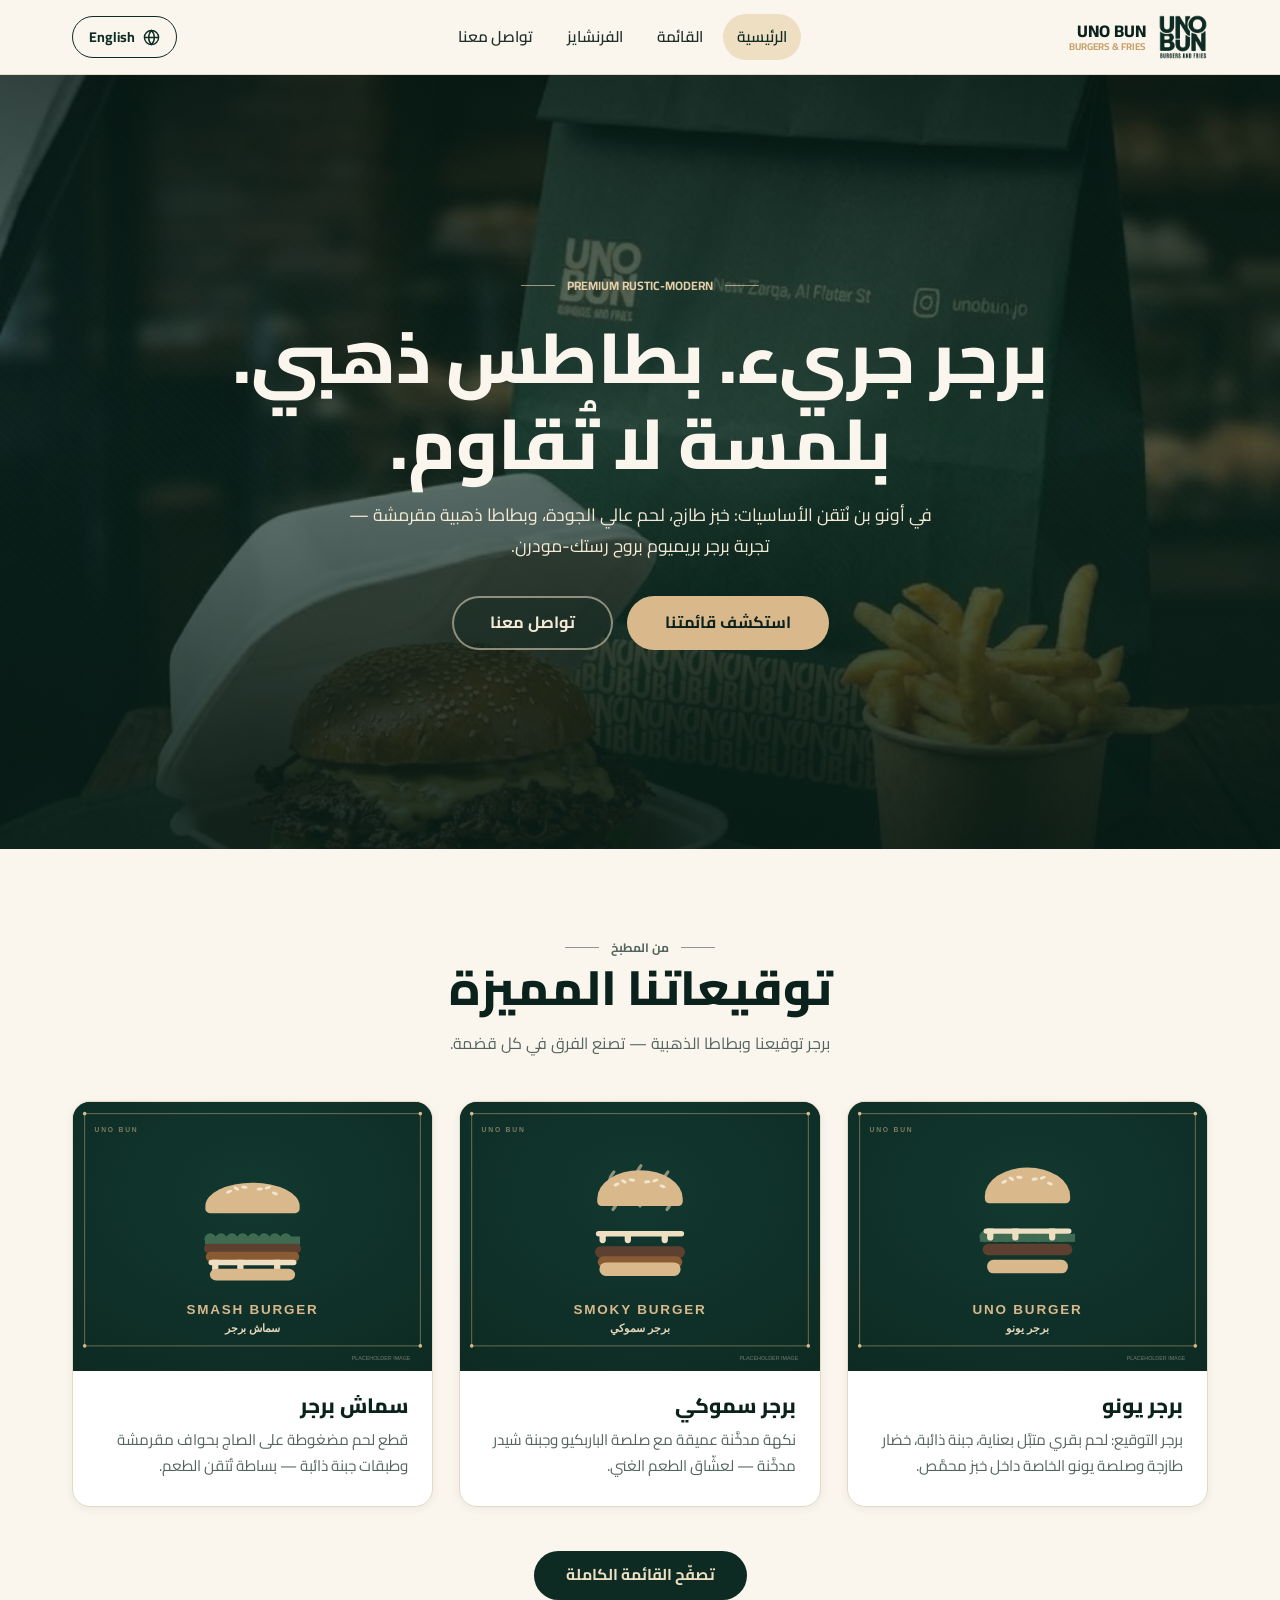
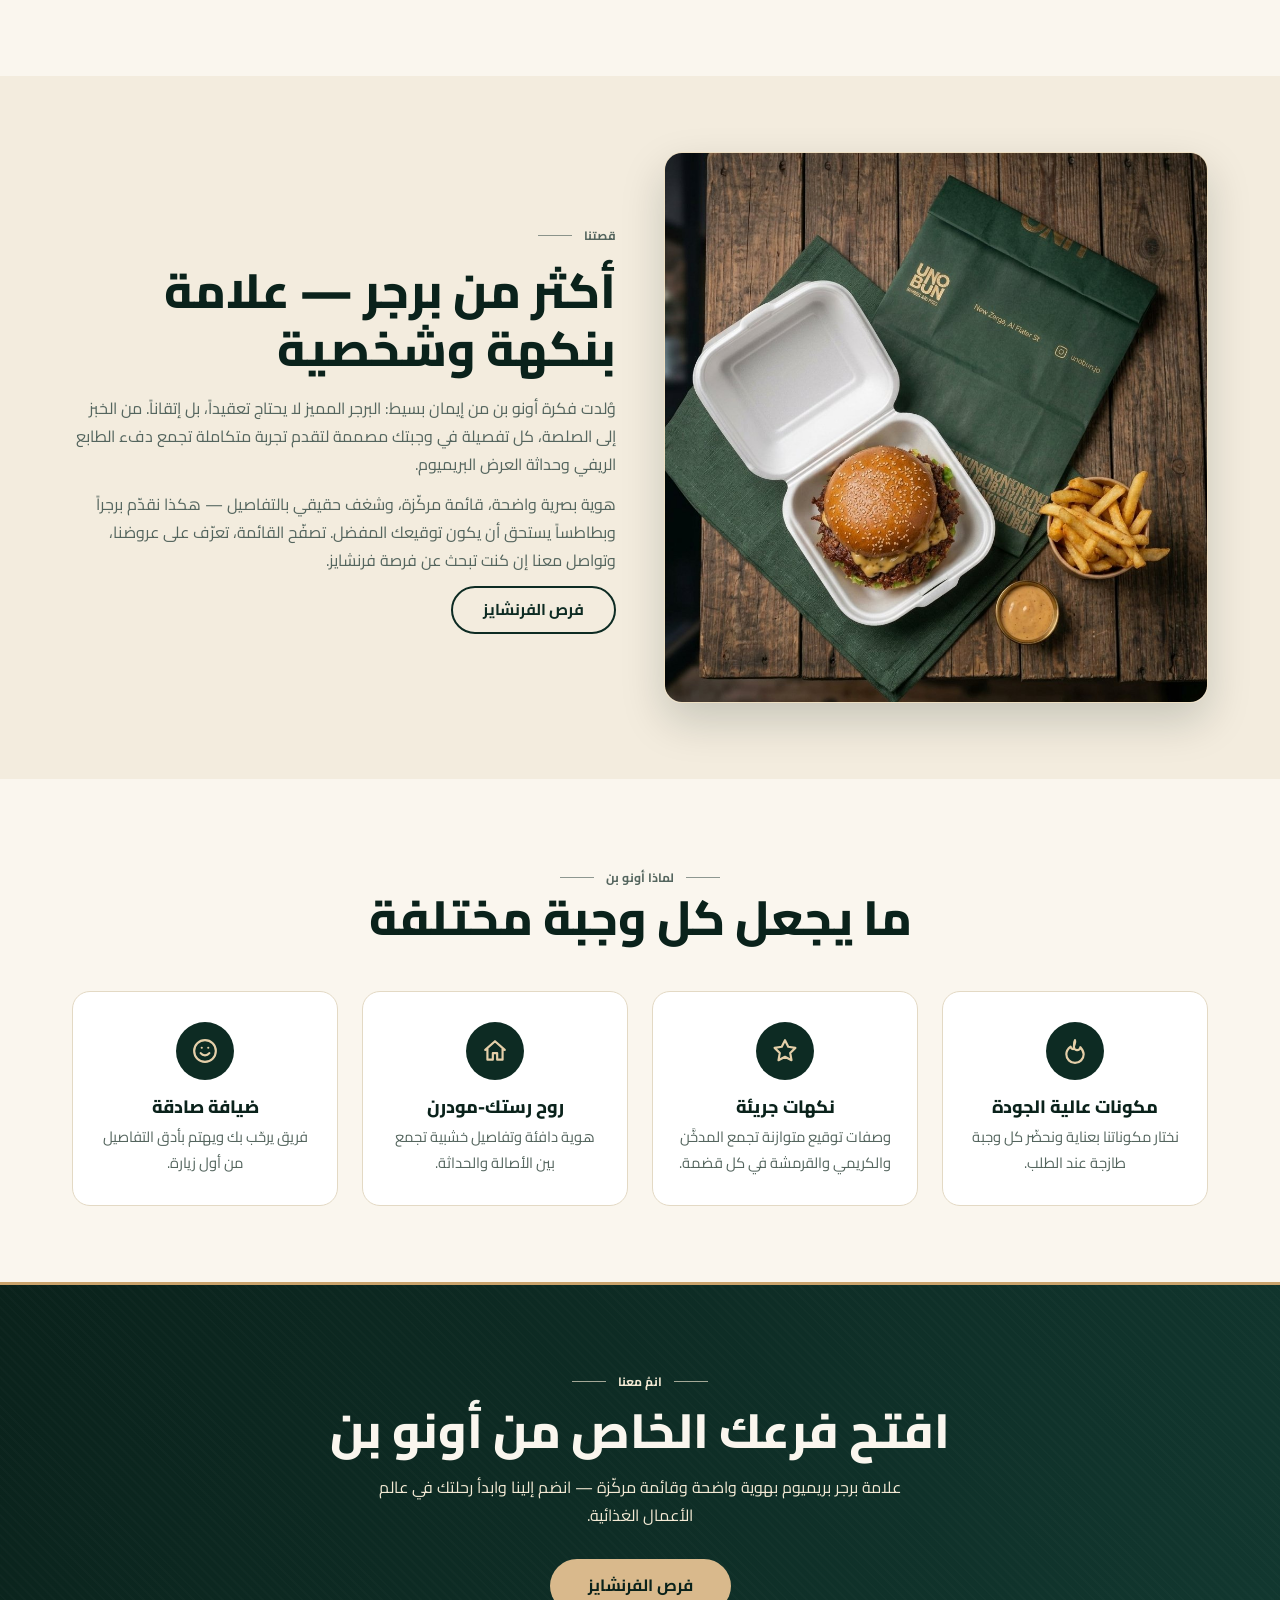
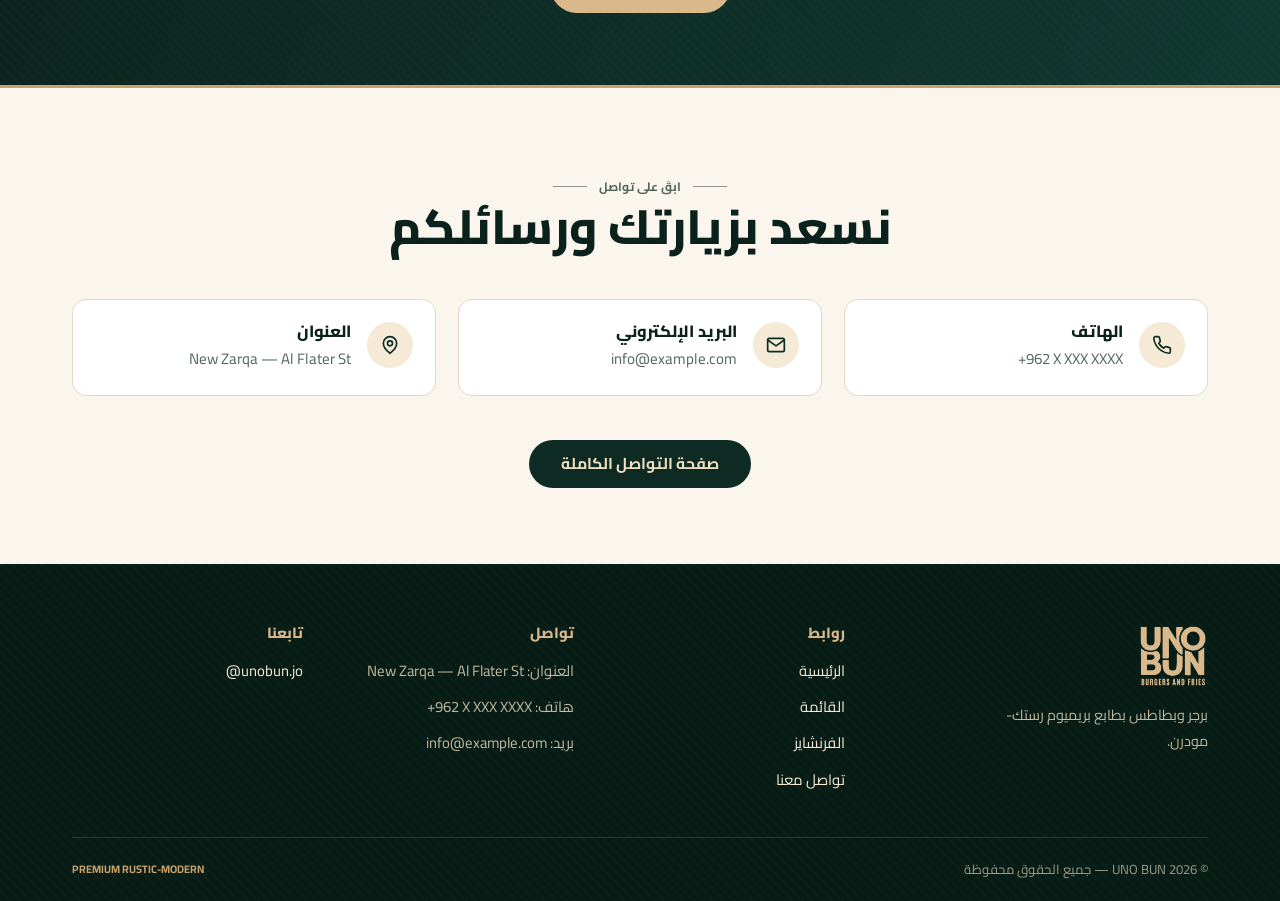
<file: index.html>
<!DOCTYPE html>
<html lang="ar" dir="rtl">
<head>
  <meta charset="utf-8">
  <meta name="viewport" content="width=device-width, initial-scale=1">
  <script>document.documentElement.classList.add("js");</script>
  <!-- TODO(owner): verify all business details before publishing. See docs/CONTENT-EDITING.md -->
  <title data-ar="UNO BUN | برجر وبطاطس بريميوم" data-en="UNO BUN | Premium Burgers &amp; Fries">UNO BUN | برجر وبطاطس بريميوم</title>
  <meta name="description" content="أونو بن — برجر وبطاطس بطابع بريميوم رستك-مودرن. استكشف القائمة والعروض وتواصل معنا."
        data-ar="أونو بن — برجر وبطاطس بطابع بريميوم رستك-مودرن. استكشف القائمة والعروض وتواصل معنا."
        data-en="UNO BUN — premium rustic-modern burgers and fries. Explore the menu, our offers and get in touch."
        data-attrs="content">
  <meta name="theme-color" content="#0D2B23">
  <link rel="canonical" href="https://uno-bun.vortishop.com/">
  <meta property="og:type" content="website">
  <meta property="og:site_name" content="UNO BUN">
  <meta property="og:locale" content="ar_JO">
  <meta property="og:locale:alternate" content="en_US">
  <meta property="og:title" content="UNO BUN | برجر وبطاطس بريميوم">
  <meta property="og:description" content="أونو بن — برجر وبطاطس بطابع بريميوم رستك-مودرن. استكشف القائمة والعروض وتواصل معنا.">
  <meta property="og:url" content="https://uno-bun.vortishop.com/">
  <meta property="og:image" content="https://uno-bun.vortishop.com/assets/images/og-image.jpg">
  <meta property="og:image:width" content="1200">
  <meta property="og:image:height" content="630">
  <meta property="og:image:alt" content="وجبة برجر أونو بن مع البطاطا والكيس ذي العلامة التجارية">
  <link rel="icon" type="image/png" sizes="32x32" href="assets/images/favicon-32.png">
  <link rel="icon" type="image/png" sizes="48x48" href="assets/images/favicon-48.png">
  <link rel="apple-touch-icon" href="assets/images/apple-touch-icon.png">
  <link rel="preconnect" href="https://fonts.googleapis.com">
  <link rel="preconnect" href="https://fonts.gstatic.com" crossorigin>
  <link href="https://fonts.googleapis.com/css2?family=Cairo:wght@400;600;700;800;900&amp;family=Oswald:wght@500;600;700&amp;display=swap" rel="stylesheet">
  <link rel="stylesheet" href="assets/css/style.css">
</head>
<body>
  <a class="skip-link" href="#main">
    <span class="lang-ar">تخطَّ إلى المحتوى</span><span class="lang-en">Skip to content</span>
  </a>

  <!-- ======================================================= HEADER -->
  <header class="site-header">
    <div class="container header-inner">
      <a class="brand" href="index.html" aria-label="UNO BUN — الصفحة الرئيسية | Home">
        <img src="assets/images/logo-forest.png" alt="شعار أونو بن | UNO BUN logo" width="50" height="46">
        <span class="brand-text">
          <span class="brand-name">UNO BUN</span>
          <span class="brand-tagline">Burgers &amp; Fries</span>
        </span>
      </a>

      <nav class="site-nav" id="site-nav" aria-label="التنقل الرئيسي | Main navigation">
        <ul>
          <li><a href="index.html" aria-current="page"><span class="lang-ar">الرئيسية</span><span class="lang-en">Home</span></a></li>
          <li><a href="menu.html"><span class="lang-ar">القائمة</span><span class="lang-en">Menu</span></a></li>
          
          <li><a href="franchise.html"><span class="lang-ar">الفرنشايز</span><span class="lang-en">Franchise</span></a></li>
          <li><a href="contact.html"><span class="lang-ar">تواصل معنا</span><span class="lang-en">Contact</span></a></li>
        </ul>
      </nav>

      <div class="header-actions">
        <button class="lang-toggle" type="button" data-lang-toggle
                aria-label="تغيير اللغة | Switch language" title="English / العربية">
          <svg width="17" height="17" viewBox="0 0 24 24" fill="none" stroke="currentColor" stroke-width="2" aria-hidden="true">
            <circle cx="12" cy="12" r="10"/><path d="M2 12h20M12 2c2.7 2.7 4 6.2 4 10s-1.3 7.3-4 10c-2.7-2.7-4-6.2-4-10s1.3-7.3 4-10z"/>
          </svg>
          <!-- Shows the OTHER language name (pure CSS switch) -->
          <span class="lang-ar">English</span><span class="lang-en">العربية</span>
        </button>
        <button class="nav-toggle" id="nav-toggle" type="button" aria-expanded="false" aria-controls="site-nav">
          <span class="bars" aria-hidden="true"></span>
          <span class="visually-hidden"><span class="lang-ar">فتح القائمة</span><span class="lang-en">Open menu</span></span>
        </button>
      </div>
    </div>
  </header>

  <main id="main">
    <!-- ========================================================= HERO -->
    <section class="hero" aria-labelledby="hero-title">
      <img class="hero-bg" src="assets/images/hero-burger.jpg"
           alt="" aria-hidden="true" width="1024" height="1038" fetchpriority="high">
      <div class="container hero-inner">
        <p class="kicker">Premium Rustic-Modern</p>
        <h1 id="hero-title" class="hero-title">
          <span class="lang-ar">برجر جريء. بطاطس ذهبي. بلمسة لا تُقاوم.</span>
          <span class="lang-en">Bold Burgers. Golden Fries. Done Right.</span>
        </h1>
        <p class="hero-sub">
          <span class="lang-ar">في أونو بن نُتقن الأساسيات: خبز طازج، لحم عالي الجودة، وبطاطا ذهبية مقرمشة — تجربة برجر بريميوم بروح رستك-مودرن.</span>
          <span class="lang-en">At UNO BUN we perfect the essentials: fresh buns, quality beef and golden crispy fries — a premium burger experience with a rustic-modern soul.</span>
        </p>
        <div class="hero-actions">
          <a class="btn btn--sand btn--lg" href="menu.html">
            <span class="lang-ar">استكشف قائمتنا</span><span class="lang-en">Explore Our Menu</span>
          </a>
          <a class="btn btn--ghost-light btn--lg" href="contact.html">
            <span class="lang-ar">تواصل معنا</span><span class="lang-en">Contact Us</span>
          </a>
        </div>
      </div>
    </section>

    <!-- ============================================== FEATURED ITEMS -->
    <section class="section" aria-labelledby="featured-title">
      <div class="container">
        <div class="section-head reveal">
          <p class="kicker"><span class="lang-ar">من المطبخ</span><span class="lang-en">From The Kitchen</span></p>
          <h2 id="featured-title">
            <span class="lang-ar">توقيعاتنا المميزة</span>
            <span class="lang-en">Our Signature Picks</span>
          </h2>
          <p>
            <span class="lang-ar">برجر توقيعنا وبطاطا الذهبية — تصنع الفرق في كل قضمة.</span>
            <span class="lang-en">Signature burgers and golden fries — the difference is in every bite.</span>
          </p>
        </div>

        <div class="grid grid--3">
          <!-- NOTE: images are local placeholders. Replace with real product
               photos and add prices when officially approved. -->
          <article class="card reveal">
            <figure class="card-media">
              <img src="assets/images/uno-burger-placeholder.svg"
                   alt="صورة توضيحية لبرجر يونو | Illustration of the Uno Burger"
                   width="800" height="600" loading="lazy">
            </figure>
            <div class="card-body">
              <h3><span class="lang-ar">برجر يونو</span><span class="lang-en">Uno Burger</span></h3>
              <p>
                <span class="lang-ar">برجر التوقيع: لحم بقري متبَّل بعناية، جبنة ذائبة، خضار طازجة وصلصة يونو الخاصة داخل خبز محمَّص.</span>
                <span class="lang-en">The signature stack: seasoned beef, melted cheese, fresh toppings and our signature UNO sauce in a toasted bun.</span>
              </p>
              <!-- To publish a price (once officially supplied):
                   <p class="price" dir="ltr">3.50 JD</p> -->
            </div>
          </article>

          <article class="card reveal">
            <figure class="card-media">
              <img src="assets/images/smoky-burger-placeholder.svg"
                   alt="صورة توضيحية لبرجر سموكي | Illustration of the Smoky Burger"
                   width="800" height="600" loading="lazy">
            </figure>
            <div class="card-body">
              <h3><span class="lang-ar">برجر سموكي</span><span class="lang-en">Smoky Burger</span></h3>
              <p>
                <span class="lang-ar">نكهة مدخَّنة عميقة مع صلصة الباربكيو وجبنة شيدر مدخَّنة — لعشّاق الطعم الغني.</span>
                <span class="lang-en">Deep smoky flavor with BBQ sauce and smoked cheddar — built for rich-flavor lovers.</span>
              </p>
              <!-- <p class="price" dir="ltr">-- JD</p> -->
            </div>
          </article>

          <article class="card reveal">
            <figure class="card-media">
              <img src="assets/images/smash-burger-placeholder.svg"
                   alt="صورة توضيحية لسماش برجر | Illustration of the Smash Burger"
                   width="800" height="600" loading="lazy">
            </figure>
            <div class="card-body">
              <h3><span class="lang-ar">سماش برجر</span><span class="lang-en">Smash Burger</span></h3>
              <p>
                <span class="lang-ar">قطع لحم مضغوطة على الصاج بحواف مقرمشة وطبقات جبنة ذائبة — بساطة تُتقن الطعم.</span>
                <span class="lang-en">Thin smashed patties with crispy edges and layers of melted cheese — simplicity perfected.</span>
              </p>
              <!-- <p class="price" dir="ltr">-- JD</p> -->
            </div>
          </article>
        </div>

        <p class="center mt-4 reveal">
          <a class="btn btn--primary" href="menu.html">
            <span class="lang-ar">تصفّح القائمة الكاملة</span><span class="lang-en">View The Full Menu</span>
          </a>
        </p>
      </div>
    </section>

    <!-- ================================================ BRAND INTRO -->
    <section class="section section-alt" aria-labelledby="brand-title">
      <div class="container feature-row">
        <div class="feature-media reveal">
          <img src="assets/images/brand-packaging.jpg" width="1024" height="1038" loading="lazy"
               alt="وجبة أونو بن مع الكيس الورقي ذي العلامة التجارية على طاولة خشبية | UNO BUN meal with the branded paper bag on a wooden table">
        </div>
        <div class="feature-copy reveal">
          <p class="kicker kicker--start"><span class="lang-ar">قصتنا</span><span class="lang-en">Our Brand</span></p>
          <h2 id="brand-title">
            <span class="lang-ar">أكثر من برجر — علامة بنكهة وشخصية</span>
            <span class="lang-en">More Than a Burger — A Brand With Character</span>
          </h2>
          <p class="mt-2">
            <span class="lang-ar">وُلدت فكرة أونو بن من إيمان بسيط: البرجر المميز لا يحتاج تعقيداً، بل إتقاناً. من الخبز إلى الصلصة، كل تفصيلة في وجبتك مصممة لتقدم تجربة متكاملة تجمع دفء الطابع الريفي وحداثة العرض البريميوم.</span>
            <span class="lang-en">UNO BUN began with a simple belief: a great burger needs no complexity — only mastery. From the bun to the sauce, every detail of your meal is designed as one complete experience, blending rustic warmth with a premium, modern finish.</span>
          </p>
          <p>
            <span class="lang-ar">هوية بصرية واضحة، قائمة مركّزة، وشغف حقيقي بالتفاصيل — هكذا نقدّم برجراً وبطاطساً يستحق أن يكون توقيعك المفضل. تصفّح القائمة، تعرّف على عروضنا، وتواصل معنا إن كنت تبحث عن فرصة فرنشايز.</span>
            <span class="lang-en">A clear visual identity, a focused menu and a genuine passion for detail — that is how we serve burgers and fries worth calling your favorite. Browse the menu, discover our offers, or reach out about franchise opportunities.</span>
          </p>
          <p class="mt-3">
            <a class="btn btn--outline" href="franchise.html">
              <span class="lang-ar">فرص الفرنشايز</span><span class="lang-en">Franchise Opportunities</span>
            </a>
          </p>
        </div>
      </div>
    </section>
    <!-- ================================================== HIGHLIGHTS -->
    <section class="section" aria-labelledby="highlights-title">
      <div class="container">
        <div class="section-head reveal">
          <p class="kicker"><span class="lang-ar">لماذا أونو بن</span><span class="lang-en">Why UNO BUN</span></p>
          <h2 id="highlights-title">
            <span class="lang-ar">ما يجعل كل وجبة مختلفة</span>
            <span class="lang-en">What Makes Every Meal Different</span>
          </h2>
        </div>
        <div class="highlights">
          <article class="highlight reveal">
            <div class="highlight-icon" aria-hidden="true">
              <svg width="26" height="26" viewBox="0 0 24 24" fill="none" stroke="currentColor" stroke-width="2" stroke-linecap="round" stroke-linejoin="round"><path d="M12 2c1 3-1 4-1 6a3 3 0 0 0 6 .5C19 11 20 13 20 15a8 8 0 1 1-16 0c0-3 2-5.5 4-7 .5 2 2 2.6 3 2 .1-2.6-.6-5.5 1-8z"/></svg>
            </div>
            <h3><span class="lang-ar">مكونات عالية الجودة</span><span class="lang-en">Quality Ingredients</span></h3>
            <p>
              <span class="lang-ar">نختار مكوناتنا بعناية ونحضّر كل وجبة طازجة عند الطلب.</span>
              <span class="lang-en">Carefully selected ingredients, every meal prepared fresh to order.</span>
            </p>
          </article>
          <article class="highlight reveal">
            <div class="highlight-icon" aria-hidden="true">
              <svg width="26" height="26" viewBox="0 0 24 24" fill="none" stroke="currentColor" stroke-width="2" stroke-linecap="round" stroke-linejoin="round"><path d="M12 2l3 6.1 6.6 1-4.8 4.7 1.2 6.7L12 17.3 6 20.5l1.2-6.7L2.4 9.1l6.6-1z"/></svg>
            </div>
            <h3><span class="lang-ar">نكهات جريئة</span><span class="lang-en">Bold Flavors</span></h3>
            <p>
              <span class="lang-ar">وصفات توقيع متوازنة تجمع المدخَّن والكريمي والقرمشة في كل قضمة.</span>
              <span class="lang-en">Balanced signature recipes — smoky, creamy and crispy in every bite.</span>
            </p>
          </article>
          <article class="highlight reveal">
            <div class="highlight-icon" aria-hidden="true">
              <svg width="26" height="26" viewBox="0 0 24 24" fill="none" stroke="currentColor" stroke-width="2" stroke-linecap="round" stroke-linejoin="round"><path d="M3 11l9-8 9 8M5 10v10h5v-6h4v6h5V10"/></svg>
            </div>
            <h3><span class="lang-ar">روح رستك-مودرن</span><span class="lang-en">Rustic-Modern Spirit</span></h3>
            <p>
              <span class="lang-ar">هوية دافئة وتفاصيل خشبية تجمع بين الأصالة والحداثة.</span>
              <span class="lang-en">A warm identity and wooden details where authentic meets modern.</span>
            </p>
          </article>
          <article class="highlight reveal">
            <div class="highlight-icon" aria-hidden="true">
              <svg width="26" height="26" viewBox="0 0 24 24" fill="none" stroke="currentColor" stroke-width="2" stroke-linecap="round" stroke-linejoin="round"><circle cx="12" cy="12" r="10"/><path d="M8 14s1.5 2 4 2 4-2 4-2M9 9h.01M15 9h.01"/></svg>
            </div>
            <h3><span class="lang-ar">ضيافة صادقة</span><span class="lang-en">Warm Hospitality</span></h3>
            <p>
              <span class="lang-ar">فريق يرحّب بك ويهتم بأدق التفاصيل من أول زيارة.</span>
              <span class="lang-en">A team that welcomes you and cares about every detail from visit one.</span>
            </p>
          </article>
        </div>
      </div>
    </section>

    <!-- ============================================ FEATURED OFFER -->
    <!-- SAMPLE CONTENT — replace with real, approved promotions before
         publishing. See docs/CONTENT-EDITING.md -->
    <!-- <section class="section section-alt" aria-labelledby="offers-teaser-title">
      <div class="container">
        <div class="section-head reveal">
          <p class="kicker"><span class="lang-ar">وفّر أكثر</span><span class="lang-en">Save More</span></p>
          <h2 id="offers-teaser-title">
            <span class="lang-ar">عروض تستحق التجربة</span>
            <span class="lang-en">Offers Worth Trying</span>
          </h2>
        </div>
        <article class="card reveal" style="max-width:640px;margin-inline:auto;">
          <figure class="card-media">
            <img src="assets/images/offer-placeholder.svg"
                 alt="صورة توضيحية لعرض خاص | Illustration of a special offer"
                 width="800" height="600" loading="lazy">
            <span class="badge"><span class="lang-ar">نموذج</span><span class="lang-en">Sample</span></span>
          </figure>
          <div class="card-body">
            <h3><span class="lang-ar">عرض الكومبو — نموذج</span><span class="lang-en">Combo Meal Offer — Sample</span></h3>
            <p>
              <span class="lang-ar">برجر يونو + بطاطا + مشروب. محتوى العرض والسعر يُحدَّثان عند التفعيل الرسمي.</span>
              <span class="lang-en">Uno Burger + fries + a drink. Offer content and price will be updated upon official activation.</span>
            </p>
          </div>
        </article>
        <p class="center mt-4 reveal">
          <a class="btn btn--primary" href="offers.html">
            <span class="lang-ar">اكتشف كل العروض</span><span class="lang-en">Discover Our Offers</span>
          </a>
        </p>
      </div>
    </section> -->

    <!-- ============================================== FRANCHISE CTA -->
    <section class="cta-band" aria-labelledby="franchise-cta-title">
      <div class="container">
        <p class="kicker"><span class="lang-ar">انمُ معنا</span><span class="lang-en">Grow With Us</span></p>
        <h2 id="franchise-cta-title" class="mt-1">
          <span class="lang-ar">افتح فرعك الخاص من أونو بن</span>
          <span class="lang-en">Bring UNO BUN To Your City</span>
        </h2>
        <p>
          <span class="lang-ar">علامة برجر بريميوم بهوية واضحة وقائمة مركّزة — انضم إلينا وابدأ رحلتك في عالم الأعمال الغذائية.</span>
          <span class="lang-en">A premium burger brand with a clear identity and a focused menu — join us and start your food-business journey.</span>
        </p>
        <div class="hero-actions">
          <a class="btn btn--sand btn--lg" href="franchise.html">
            <span class="lang-ar">فرص الفرنشايز</span><span class="lang-en">Franchise Opportunities</span>
          </a>
        </div>
      </div>
    </section>

    <!-- ================================================ CONTACT -->
    <section class="section" aria-labelledby="contact-title">
      <div class="container">
        <div class="section-head reveal">
          <p class="kicker"><span class="lang-ar">ابقَ على تواصل</span><span class="lang-en">Stay In Touch</span></p>
          <h2 id="contact-title">
            <span class="lang-ar">نسعد بزيارتك ورسائلكم</span>
            <span class="lang-en">We Would Love To Hear From You</span>
          </h2>
        </div>
        <div class="info-grid">
          <!-- TODO(owner): replace ALL placeholder contact details with the
               official information before publishing (see docs). -->
          <div class="info-card reveal">
            <div class="info-icon" aria-hidden="true">
              <svg width="20" height="20" viewBox="0 0 24 24" fill="none" stroke="currentColor" stroke-width="2" stroke-linecap="round" stroke-linejoin="round"><path d="M22 16.9v3a2 2 0 0 1-2.2 2 19.8 19.8 0 0 1-8.6-3.1 19.5 19.5 0 0 1-6-6A19.8 19.8 0 0 1 2.1 4.2 2 2 0 0 1 4.1 2h3a2 2 0 0 1 2 1.7c.13 1 .36 1.9.7 2.8a2 2 0 0 1-.45 2.1L8.1 9.9a16 16 0 0 0 6 6l1.3-1.3a2 2 0 0 1 2.1-.45c.9.34 1.8.57 2.8.7A2 2 0 0 1 22 16.9z"/></svg>
            </div>
            <div>
              <h3><span class="lang-ar">الهاتف</span><span class="lang-en">Phone</span></h3>
              <!-- Replace with the official number, then wrap it in:
                   <a href="tel:+962XXXXXXXXX" dir="ltr">...</a> -->
              <p dir="ltr">+962 X XXX XXXX</p>
            </div>
          </div>
          <div class="info-card reveal">
            <div class="info-icon" aria-hidden="true">
              <svg width="20" height="20" viewBox="0 0 24 24" fill="none" stroke="currentColor" stroke-width="2" stroke-linecap="round" stroke-linejoin="round"><path d="M4 4h16a2 2 0 0 1 2 2v12a2 2 0 0 1-2 2H4a2 2 0 0 1-2-2V6a2 2 0 0 1 2-2z"/><path d="M22 6l-10 7L2 6"/></svg>
            </div>
            <div>
              <h3><span class="lang-ar">البريد الإلكتروني</span><span class="lang-en">Email</span></h3>
              <!-- Replace with the official email address -->
              <p dir="ltr">info@example.com</p>
            </div>
          </div>
          <div class="info-card reveal">
            <div class="info-icon" aria-hidden="true">
              <svg width="20" height="20" viewBox="0 0 24 24" fill="none" stroke="currentColor" stroke-width="2" stroke-linecap="round" stroke-linejoin="round"><path d="M20 10c0 6-8 12-8 12S4 16 4 10a8 8 0 1 1 16 0z"/><circle cx="12" cy="10" r="3"/></svg>
            </div>
            <div>
              <h3><span class="lang-ar">العنوان</span><span class="lang-en">Address</span></h3>
              <!-- Pre-filled from brand packaging artwork — VERIFY before publishing -->
              <p dir="ltr">New Zarqa — Al Flater St</p>
            </div>
          </div>
        </div>
        <p class="center mt-4 reveal">
          <a class="btn btn--primary" href="contact.html">
            <span class="lang-ar">صفحة التواصل الكاملة</span><span class="lang-en">Full Contact Page</span>
          </a>
        </p>
      </div>
    </section>
</main>

  <!-- ========================================================= FOOTER -->
  <footer class="site-footer">
    <div class="container">
      <div class="footer-grid">
        <div class="footer-brand">
          <img src="assets/images/logo-sand.png" alt="شعار أونو بن | UNO BUN logo" width="70" height="64" loading="lazy">
          <p>
            <span class="lang-ar">برجر وبطاطس بطابع بريميوم رستك-مودرن.</span>
            <span class="lang-en">Premium rustic-modern burgers &amp; fries.</span>
          </p>
        </div>
        <nav class="footer-col" aria-label="روابط الموقع | Site links">
          <h3><span class="lang-ar">روابط</span><span class="lang-en">Explore</span></h3>
          <ul>
            <li><a href="index.html"><span class="lang-ar">الرئيسية</span><span class="lang-en">Home</span></a></li>
            <li><a href="menu.html"><span class="lang-ar">القائمة</span><span class="lang-en">Menu</span></a></li>
            
            <li><a href="franchise.html"><span class="lang-ar">الفرنشايز</span><span class="lang-en">Franchise</span></a></li>
            <li><a href="contact.html"><span class="lang-ar">تواصل معنا</span><span class="lang-en">Contact</span></a></li>
          </ul>
        </nav>
        <div class="footer-col">
          <h3><span class="lang-ar">تواصل</span><span class="lang-en">Contact</span></h3>
          <ul>
            <li><span class="lang-ar">العنوان:</span><span class="lang-en">Address:</span> <span dir="ltr">New Zarqa — Al Flater St</span></li>
            <li><span class="lang-ar">هاتف:</span><span class="lang-en">Phone:</span> <span dir="ltr">+962 X XXX XXXX</span></li>
            <li><span class="lang-ar">بريد:</span><span class="lang-en">Email:</span> <span dir="ltr">info@example.com</span></li>
          </ul>
        </div>
        <div class="footer-col">
          <h3><span class="lang-ar">تابعنا</span><span class="lang-en">Follow</span></h3>
          <ul>
            <!-- TODO(owner): verify the official account + add other platforms -->
            <li><a href="https://www.instagram.com/unobun.jo" target="_blank" rel="noopener" dir="ltr">@unobun.jo</a></li>
            <!-- Add official Facebook / TikTok links here when available:
            <li><a href="https://..." target="_blank" rel="noopener">Facebook</a></li>
            -->
          </ul>
        </div>
      </div>
      <div class="footer-bottom">
        <p>© <span data-year="2026">2026</span> UNO BUN — <span class="lang-ar">جميع الحقوق محفوظة</span><span class="lang-en">All rights reserved</span></p>
        <p class="kicker-mini">Premium Rustic-Modern</p>
      </div>
    </div>
  </footer>

  <script src="assets/js/i18n.js"></script>
  <script src="assets/js/common.js"></script>
</body>
</html>
</file>
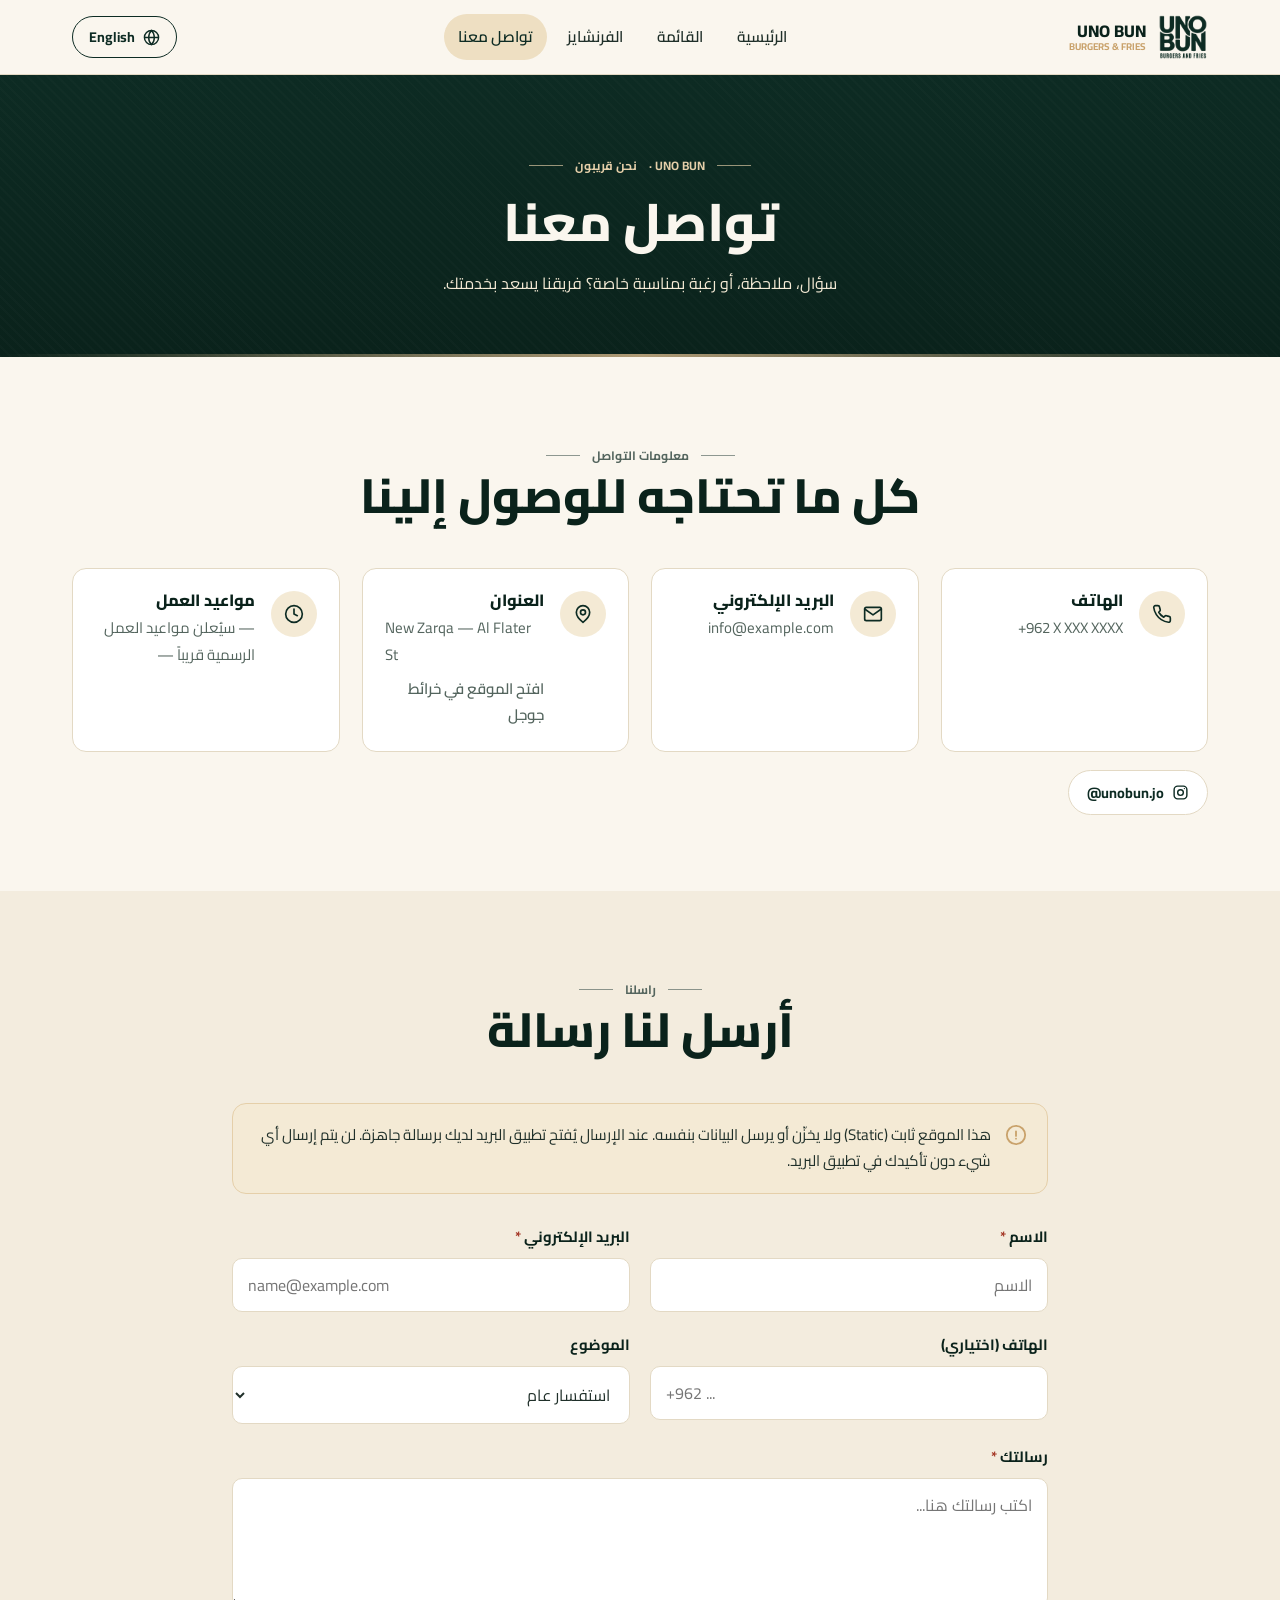
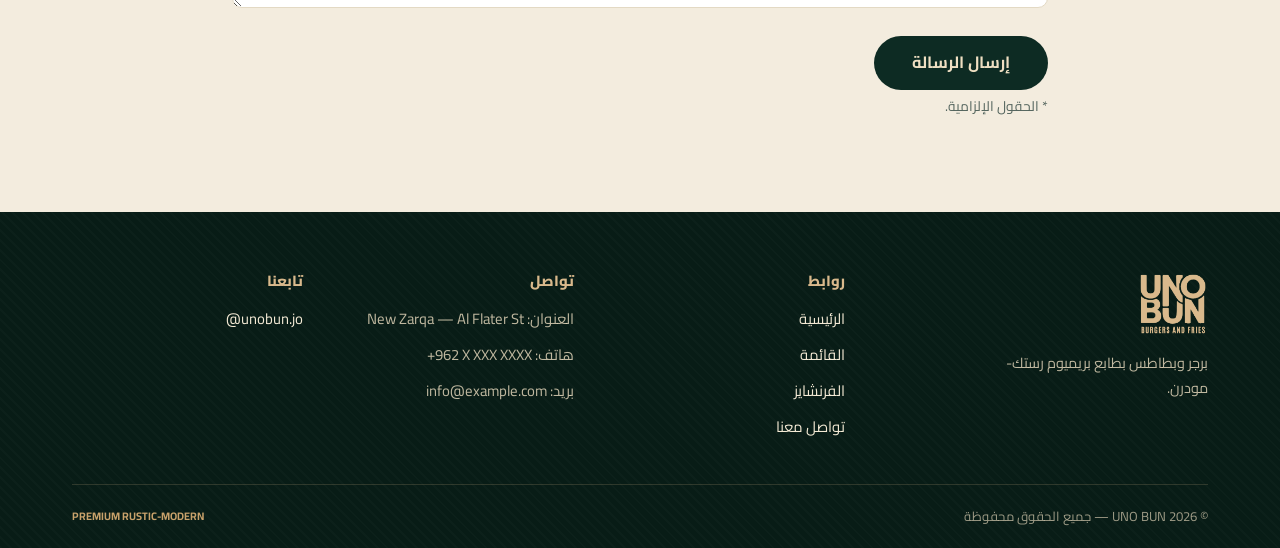
<file: contact.html>
<!DOCTYPE html>
<html lang="ar" dir="rtl">
<head>
  <meta charset="utf-8">
  <meta name="viewport" content="width=device-width, initial-scale=1">
  <script>document.documentElement.classList.add("js");</script>
  <!-- TODO(owner): verify all business details before publishing. See docs/CONTENT-EDITING.md -->
  <title data-ar="تواصل معنا | UNO BUN" data-en="Contact Us | UNO BUN">تواصل معنا | UNO BUN</title>
  <meta name="description" content="تواصل مع أونو بن: العنوان، الهاتف، البريد الإلكتروني ومواعيد العمل — أو أرسل لنا رسالة."
        data-ar="تواصل مع أونو بن: العنوان، الهاتف، البريد الإلكتروني ومواعيد العمل — أو أرسل لنا رسالة."
        data-en="Reach UNO BUN: address, phone, email and opening hours — or send us a message."
        data-attrs="content">
  <meta name="theme-color" content="#0D2B23">
  <link rel="canonical" href="https://uno-bun.vortishop.com/contact.html">
  <meta property="og:type" content="website">
  <meta property="og:site_name" content="UNO BUN">
  <meta property="og:locale" content="ar_JO">
  <meta property="og:locale:alternate" content="en_US">
  <meta property="og:title" content="تواصل معنا | UNO BUN">
  <meta property="og:description" content="تواصل مع أونو بن: العنوان، الهاتف، البريد الإلكتروني ومواعيد العمل — أو أرسل لنا رسالة.">
  <meta property="og:url" content="https://uno-bun.vortishop.com/contact.html">
  <meta property="og:image" content="https://uno-bun.vortishop.com/assets/images/og-image.jpg">
  <meta property="og:image:width" content="1200">
  <meta property="og:image:height" content="630">
  <meta property="og:image:alt" content="وجبة برجر أونو بن مع البطاطا والكيس ذي العلامة التجارية">
  <link rel="icon" type="image/png" sizes="32x32" href="assets/images/favicon-32.png">
  <link rel="icon" type="image/png" sizes="48x48" href="assets/images/favicon-48.png">
  <link rel="apple-touch-icon" href="assets/images/apple-touch-icon.png">
  <link rel="preconnect" href="https://fonts.googleapis.com">
  <link rel="preconnect" href="https://fonts.gstatic.com" crossorigin>
  <link href="https://fonts.googleapis.com/css2?family=Cairo:wght@400;600;700;800;900&amp;family=Oswald:wght@500;600;700&amp;display=swap" rel="stylesheet">
  <link rel="stylesheet" href="assets/css/style.css">
</head>
<body>
  <a class="skip-link" href="#main">
    <span class="lang-ar">تخطَّ إلى المحتوى</span><span class="lang-en">Skip to content</span>
  </a>

  <!-- ======================================================= HEADER -->
  <header class="site-header">
    <div class="container header-inner">
      <a class="brand" href="index.html" aria-label="UNO BUN — الصفحة الرئيسية | Home">
        <img src="assets/images/logo-forest.png" alt="شعار أونو بن | UNO BUN logo" width="50" height="46">
        <span class="brand-text">
          <span class="brand-name">UNO BUN</span>
          <span class="brand-tagline">Burgers &amp; Fries</span>
        </span>
      </a>

      <nav class="site-nav" id="site-nav" aria-label="التنقل الرئيسي | Main navigation">
        <ul>
          <li><a href="index.html"><span class="lang-ar">الرئيسية</span><span class="lang-en">Home</span></a></li>
          <li><a href="menu.html"><span class="lang-ar">القائمة</span><span class="lang-en">Menu</span></a></li>
          
          <li><a href="franchise.html"><span class="lang-ar">الفرنشايز</span><span class="lang-en">Franchise</span></a></li>
          <li><a href="contact.html" aria-current="page"><span class="lang-ar">تواصل معنا</span><span class="lang-en">Contact</span></a></li>
        </ul>
      </nav>

      <div class="header-actions">
        <button class="lang-toggle" type="button" data-lang-toggle
                aria-label="تغيير اللغة | Switch language" title="English / العربية">
          <svg width="17" height="17" viewBox="0 0 24 24" fill="none" stroke="currentColor" stroke-width="2" aria-hidden="true">
            <circle cx="12" cy="12" r="10"/><path d="M2 12h20M12 2c2.7 2.7 4 6.2 4 10s-1.3 7.3-4 10c-2.7-2.7-4-6.2-4-10s1.3-7.3 4-10z"/>
          </svg>
          <span class="lang-ar">English</span><span class="lang-en">العربية</span>
        </button>
        <button class="nav-toggle" id="nav-toggle" type="button" aria-expanded="false" aria-controls="site-nav">
          <span class="bars" aria-hidden="true"></span>
          <span class="visually-hidden"><span class="lang-ar">فتح القائمة</span><span class="lang-en">Open menu</span></span>
        </button>
      </div>
    </div>
  </header>

  <main id="main">
    <!-- ================================================== PAGE BAND -->
    <section class="band">
      <div class="container">
        <p class="kicker">UNO BUN &middot; <span class="lang-ar">نحن قريبون</span><span class="lang-en">We Are Close</span></p>
        <h1>
          <span class="lang-ar">تواصل معنا</span>
          <span class="lang-en">Contact Us</span>
        </h1>
        <p>
          <span class="lang-ar">سؤال، ملاحظة، أو رغبة بمناسبة خاصة؟ فريقنا يسعد بخدمتك.</span>
          <span class="lang-en">A question, feedback, or a special occasion? Our team is happy to help.</span>
        </p>
      </div>
    </section>

    <!-- ============================================== CONTACT INFO -->
    <section class="section" aria-labelledby="info-title">
      <div class="container">
        <div class="section-head reveal">
          <p class="kicker"><span class="lang-ar">معلومات التواصل</span><span class="lang-en">Contact Details</span></p>
          <h2 id="info-title">
            <span class="lang-ar">كل ما تحتاجه للوصول إلينا</span>
            <span class="lang-en">Everything You Need To Reach Us</span>
          </h2>
        </div>

        <div class="info-grid">
          <!-- TODO(owner): replace ALL placeholder details with the official
               business information before publishing. -->
          <div class="info-card reveal">
            <div class="info-icon" aria-hidden="true">
              <svg width="20" height="20" viewBox="0 0 24 24" fill="none" stroke="currentColor" stroke-width="2" stroke-linecap="round" stroke-linejoin="round"><path d="M22 16.9v3a2 2 0 0 1-2.2 2 19.8 19.8 0 0 1-8.6-3.1 19.5 19.5 0 0 1-6-6A19.8 19.8 0 0 1 2.1 4.2 2 2 0 0 1 4.1 2h3a2 2 0 0 1 2 1.7c.13 1 .36 1.9.7 2.8a2 2 0 0 1-.45 2.1L8.1 9.9a16 16 0 0 0 6 6l1.3-1.3a2 2 0 0 1 2.1-.45c.9.34 1.8.57 2.8.7A2 2 0 0 1 22 16.9z"/></svg>
            </div>
            <div>
              <h3><span class="lang-ar">الهاتف</span><span class="lang-en">Phone</span></h3>
              <!-- Replace with the official number, then wrap it in:
                   <a href="tel:+962XXXXXXXXX" dir="ltr">...</a> -->
              <p dir="ltr">+962 X XXX XXXX</p>
            </div>
          </div>
          <div class="info-card reveal">
            <div class="info-icon" aria-hidden="true">
              <svg width="20" height="20" viewBox="0 0 24 24" fill="none" stroke="currentColor" stroke-width="2" stroke-linecap="round" stroke-linejoin="round"><path d="M4 4h16a2 2 0 0 1 2 2v12a2 2 0 0 1-2 2H4a2 2 0 0 1-2-2V6a2 2 0 0 1 2-2z"/><path d="M22 6l-10 7L2 6"/></svg>
            </div>
            <div>
              <h3><span class="lang-ar">البريد الإلكتروني</span><span class="lang-en">Email</span></h3>
              <!-- Replace with the official email address -->
              <p dir="ltr">info@example.com</p>
            </div>
          </div>
          <div class="info-card reveal">
            <div class="info-icon" aria-hidden="true">
              <svg width="20" height="20" viewBox="0 0 24 24" fill="none" stroke="currentColor" stroke-width="2" stroke-linecap="round" stroke-linejoin="round"><path d="M20 10c0 6-8 12-8 12S4 16 4 10a8 8 0 1 1 16 0z"/><circle cx="12" cy="10" r="3"/></svg>
            </div>
            <div>
              <h3><span class="lang-ar">العنوان</span><span class="lang-en">Address</span></h3>
              <!-- Pre-filled from brand packaging artwork — VERIFY before publishing -->
              <p dir="ltr">New Zarqa — Al Flater St</p>
              <!-- Free Google Maps search link (no API key, no geolocation).
                   Update the query once the official address is verified. -->
              <p class="mt-1">
                <a href="https://www.google.com/maps/search/?api=1&amp;query=UNO+BUN+New+Zarqa"
                   target="_blank" rel="noopener">
                  <span class="lang-ar">افتح الموقع في خرائط جوجل</span>
                  <span class="lang-en">Open location in Google Maps</span>
                </a>
              </p>
            </div>
          </div>
          <div class="info-card reveal">
            <div class="info-icon" aria-hidden="true">
              <svg width="20" height="20" viewBox="0 0 24 24" fill="none" stroke="currentColor" stroke-width="2" stroke-linecap="round" stroke-linejoin="round"><circle cx="12" cy="12" r="10"/><path d="M12 6v6l4 2"/></svg>
            </div>
            <div>
              <h3><span class="lang-ar">مواعيد العمل</span><span class="lang-en">Opening Hours</span></h3>
              <!-- Replace with the official opening hours -->
              <p>
                <span class="lang-ar">— سيُعلن مواعيد العمل الرسمية قريباً —</span>
                <span class="lang-en">— Official opening hours to be announced —</span>
              </p>
            </div>
          </div>
        </div>

        <div class="social-row reveal">
          <!-- TODO(owner): verify the official account + add other platforms -->
          <a class="social-link" href="https://www.instagram.com/unobun.jo" target="_blank" rel="noopener">
            <svg width="17" height="17" viewBox="0 0 24 24" fill="none" stroke="currentColor" stroke-width="2" stroke-linecap="round" stroke-linejoin="round" aria-hidden="true"><rect x="3" y="3" width="18" height="18" rx="5"/><circle cx="12" cy="12" r="4"/><path d="M17.5 6.5h.01"/></svg>
            <span dir="ltr">@unobun.jo</span>
          </a>
        </div>
      </div>
    </section>

    <!-- ============================================= CONTACT FORM -->
    <section class="section section-alt" aria-labelledby="form-title">
      <div class="container" style="max-width:860px;">
        <div class="section-head reveal">
          <p class="kicker"><span class="lang-ar">راسلنا</span><span class="lang-en">Write To Us</span></p>
          <h2 id="form-title">
            <span class="lang-ar">أرسل لنا رسالة</span>
            <span class="lang-en">Send Us A Message</span>
          </h2>
        </div>

        <!-- STATIC FORM NOTICE: this website has no backend. The form is
             validated in the browser and then opens the visitor's email
             application (mailto:). Nothing is stored or transmitted by
             the website itself. -->
        <div class="notice reveal" style="margin-block-end:30px;">
          <svg width="22" height="22" viewBox="0 0 24 24" fill="none" stroke="currentColor" stroke-width="2" stroke-linecap="round" stroke-linejoin="round" aria-hidden="true"><circle cx="12" cy="12" r="10"/><path d="M12 8v5M12 16h.01"/></svg>
          <div>
            <p class="lang-ar">هذا الموقع ثابت (Static) ولا يخزّن أو يرسل البيانات بنفسه. عند الإرسال يُفتح تطبيق البريد لديك برسالة جاهزة. لن يتم إرسال أي شيء دون تأكيدك في تطبيق البريد.</p>
            <p class="lang-en">This is a static website — it does not store or transmit form data itself. On submit, your own email application opens with a prefilled message. Nothing is sent until you confirm it there.</p>
          </div>
        </div>

        <form class="reveal" data-form="contact" action="#" method="post" novalidate>
          <div class="form-grid">
            <div class="field">
              <label for="c-name"><span class="lang-ar">الاسم</span><span class="lang-en">Name</span> <span class="req" aria-hidden="true">*</span></label>
              <input id="c-name" name="full_name" type="text" autocomplete="name" required
                     aria-describedby="c-name-error"
                     data-ar="الاسم" data-en="Name" data-attrs="placeholder"
                     placeholder="الاسم">
              <small class="field-error" id="c-name-error" aria-live="polite"></small>
            </div>
            <div class="field">
              <label for="c-email"><span class="lang-ar">البريد الإلكتروني</span><span class="lang-en">Email</span> <span class="req" aria-hidden="true">*</span></label>
              <input id="c-email" name="email" type="email" autocomplete="email" required
                     aria-describedby="c-email-error"
                     data-ar="name@example.com" data-en="name@example.com" data-attrs="placeholder"
                     placeholder="name@example.com" dir="ltr">
              <small class="field-error" id="c-email-error" aria-live="polite"></small>
            </div>
            <div class="field">
              <label for="c-phone"><span class="lang-ar">الهاتف (اختياري)</span><span class="lang-en">Phone (optional)</span></label>
              <input id="c-phone" name="phone" type="tel" autocomplete="tel"
                     data-validate="phone" aria-describedby="c-phone-error"
                     data-ar="+962 ..." data-en="+962 ..." data-attrs="placeholder"
                     placeholder="+962 ..." dir="ltr">
              <small class="field-error" id="c-phone-error" aria-live="polite"></small>
            </div>
            <div class="field">
              <label for="c-subject"><span class="lang-ar">الموضوع</span><span class="lang-en">Subject</span></label>
              <select id="c-subject" name="subject">
                <option value="general" data-ar="استفسار عام" data-en="General question" data-attrs="text">استفسار عام</option>
                <option value="feedback" data-ar="ملاحظات واقتراحات" data-en="Feedback &amp; suggestions" data-attrs="text">ملاحظات واقتراحات</option>
                <option value="catering" data-ar="مناسبات وطلبات خاصة" data-en="Events &amp; special requests" data-attrs="text">مناسبات وطلبات خاصة</option>
                <option value="franchise" data-ar="الفرنشايز" data-en="Franchise" data-attrs="text">الفرنشايز</option>
                <option value="other" data-ar="أخرى" data-en="Other" data-attrs="text">أخرى</option>
              </select>
              <small class="field-error" id="c-subject-error" aria-live="polite"></small>
            </div>
            <div class="field field--full">
              <label for="c-message"><span class="lang-ar">رسالتك</span><span class="lang-en">Your message</span> <span class="req" aria-hidden="true">*</span></label>
              <textarea id="c-message" name="message" required
                        aria-describedby="c-message-error"
                        data-ar="اكتب رسالتك هنا..." data-en="Write your message here..." data-attrs="placeholder"
                        placeholder="اكتب رسالتك هنا..."></textarea>
              <small class="field-error" id="c-message-error" aria-live="polite"></small>
            </div>
          </div>

          <button class="btn btn--primary btn--lg" type="submit">
            <span class="lang-ar">إرسال الرسالة</span><span class="lang-en">Send Message</span>
          </button>
          <p class="form-hint mt-2">
            <span class="lang-ar">* الحقول الإلزامية.</span>
            <span class="lang-en">* Required fields.</span>
          </p>

          <!-- Honest statuses (no fake "submission successful" claims) -->
          <div class="form-status warn" data-status="needs-config" hidden role="status">
            <p><strong><span class="lang-ar">استقبال الرسائل عبر النموذج لم يُفعَّل بعد.</span><span class="lang-en">Message receiving is not activated yet.</span></strong></p>
            <p>
              <span class="lang-ar">موقعنا ثابت ولم يُربك نموذج التواصل ببريد رسمي بعد. تابعنا عبر حساباتنا على وسائل التواصل المذكورة أعلاه؛ وسيقوم مالك الموقع بتفعيل النموذج من ملف assets/js/forms.js عند توفر البريد الرسمي.</span>
              <span class="lang-en">This is a static website and the contact form is not yet connected to an official email. Please reach us through the social accounts above. The site owner will enable the form in assets/js/forms.js once the official email is available.</span>
            </p>
          </div>
          <div class="form-status info" data-status="mailto-opened" hidden role="status">
            <p><strong><span class="lang-ar">جارٍ فتح تطبيق البريد لديك…</span><span class="lang-en">Opening your email application…</span></strong></p>
            <p>
              <span class="lang-ar">أعددنا رسالتك جاهزة للمراجعة والإرسال من تطبيق البريد. إن لم تُفتح نافذة البريد تلقائياً، أرسل رسالتك يدوياً إلى البريد الرسمي المذكور أعلاه.</span>
              <span class="lang-en">We prepared a prefilled email for you to review and send. If your email window did not open automatically, please send your message manually to the official email listed above.</span>
            </p>
          </div>
        </form>
      </div>
    </section>
</main>

  <!-- ========================================================= FOOTER -->
  <footer class="site-footer">
    <div class="container">
      <div class="footer-grid">
        <div class="footer-brand">
          <img src="assets/images/logo-sand.png" alt="شعار أونو بن | UNO BUN logo" width="70" height="64" loading="lazy">
          <p>
            <span class="lang-ar">برجر وبطاطس بطابع بريميوم رستك-مودرن.</span>
            <span class="lang-en">Premium rustic-modern burgers &amp; fries.</span>
          </p>
        </div>
        <nav class="footer-col" aria-label="روابط الموقع | Site links">
          <h3><span class="lang-ar">روابط</span><span class="lang-en">Explore</span></h3>
          <ul>
            <li><a href="index.html"><span class="lang-ar">الرئيسية</span><span class="lang-en">Home</span></a></li>
            <li><a href="menu.html"><span class="lang-ar">القائمة</span><span class="lang-en">Menu</span></a></li>
            
            <li><a href="franchise.html"><span class="lang-ar">الفرنشايز</span><span class="lang-en">Franchise</span></a></li>
            <li><a href="contact.html"><span class="lang-ar">تواصل معنا</span><span class="lang-en">Contact</span></a></li>
          </ul>
        </nav>
        <div class="footer-col">
          <h3><span class="lang-ar">تواصل</span><span class="lang-en">Contact</span></h3>
          <ul>
            <li><span class="lang-ar">العنوان:</span><span class="lang-en">Address:</span> <span dir="ltr">New Zarqa — Al Flater St</span></li>
            <li><span class="lang-ar">هاتف:</span><span class="lang-en">Phone:</span> <span dir="ltr">+962 X XXX XXXX</span></li>
            <li><span class="lang-ar">بريد:</span><span class="lang-en">Email:</span> <span dir="ltr">info@example.com</span></li>
          </ul>
        </div>
        <div class="footer-col">
          <h3><span class="lang-ar">تابعنا</span><span class="lang-en">Follow</span></h3>
          <ul>
            <!-- TODO(owner): verify the official account + add other platforms -->
            <li><a href="https://www.instagram.com/unobun.jo" target="_blank" rel="noopener" dir="ltr">@unobun.jo</a></li>
            <!-- Add official Facebook / TikTok links here when available:
            <li><a href="https://..." target="_blank" rel="noopener">Facebook</a></li>
            -->
          </ul>
        </div>
      </div>
      <div class="footer-bottom">
        <p>© <span data-year="2026">2026</span> UNO BUN — <span class="lang-ar">جميع الحقوق محفوظة</span><span class="lang-en">All rights reserved</span></p>
        <p class="kicker-mini">Premium Rustic-Modern</p>
      </div>
    </div>
  </footer>

  <script src="assets/js/i18n.js"></script>
  <script src="assets/js/common.js"></script>
  <script src="assets/js/forms.js"></script>
</body>
</html>
</file>
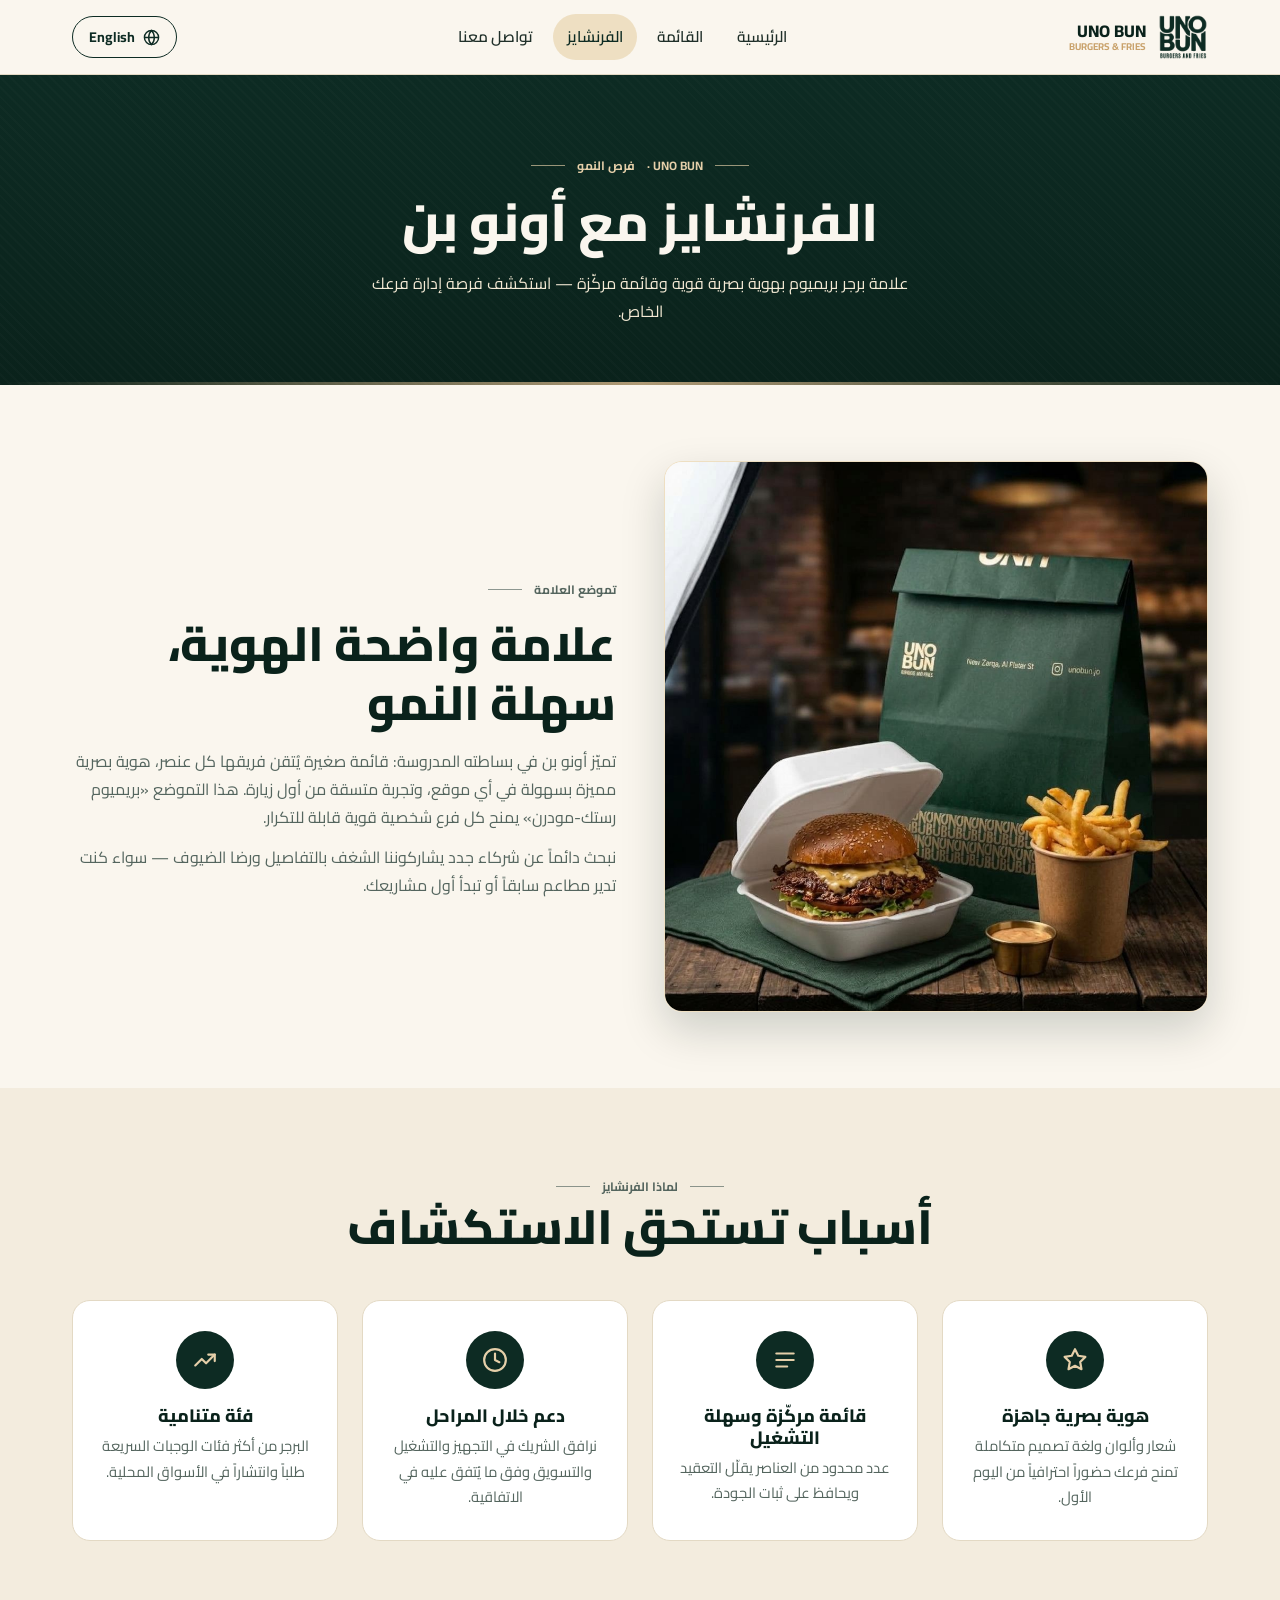
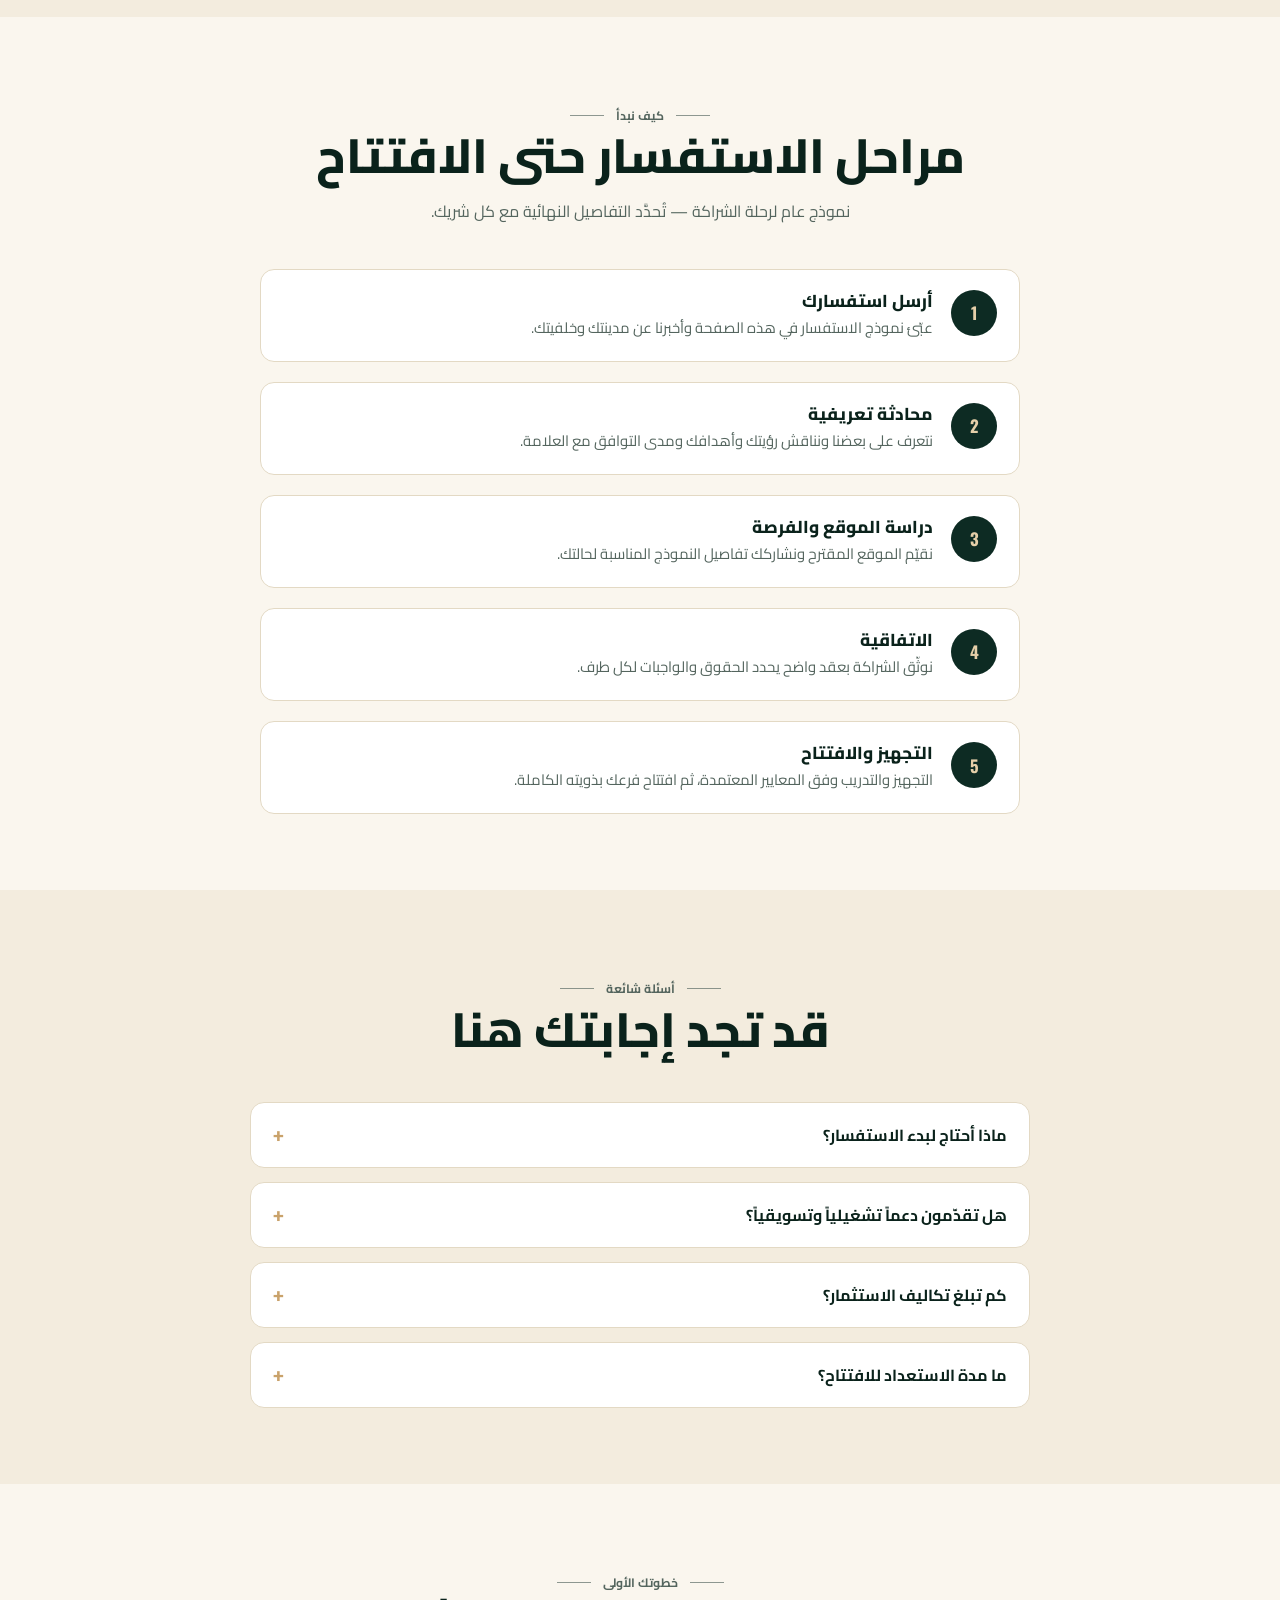
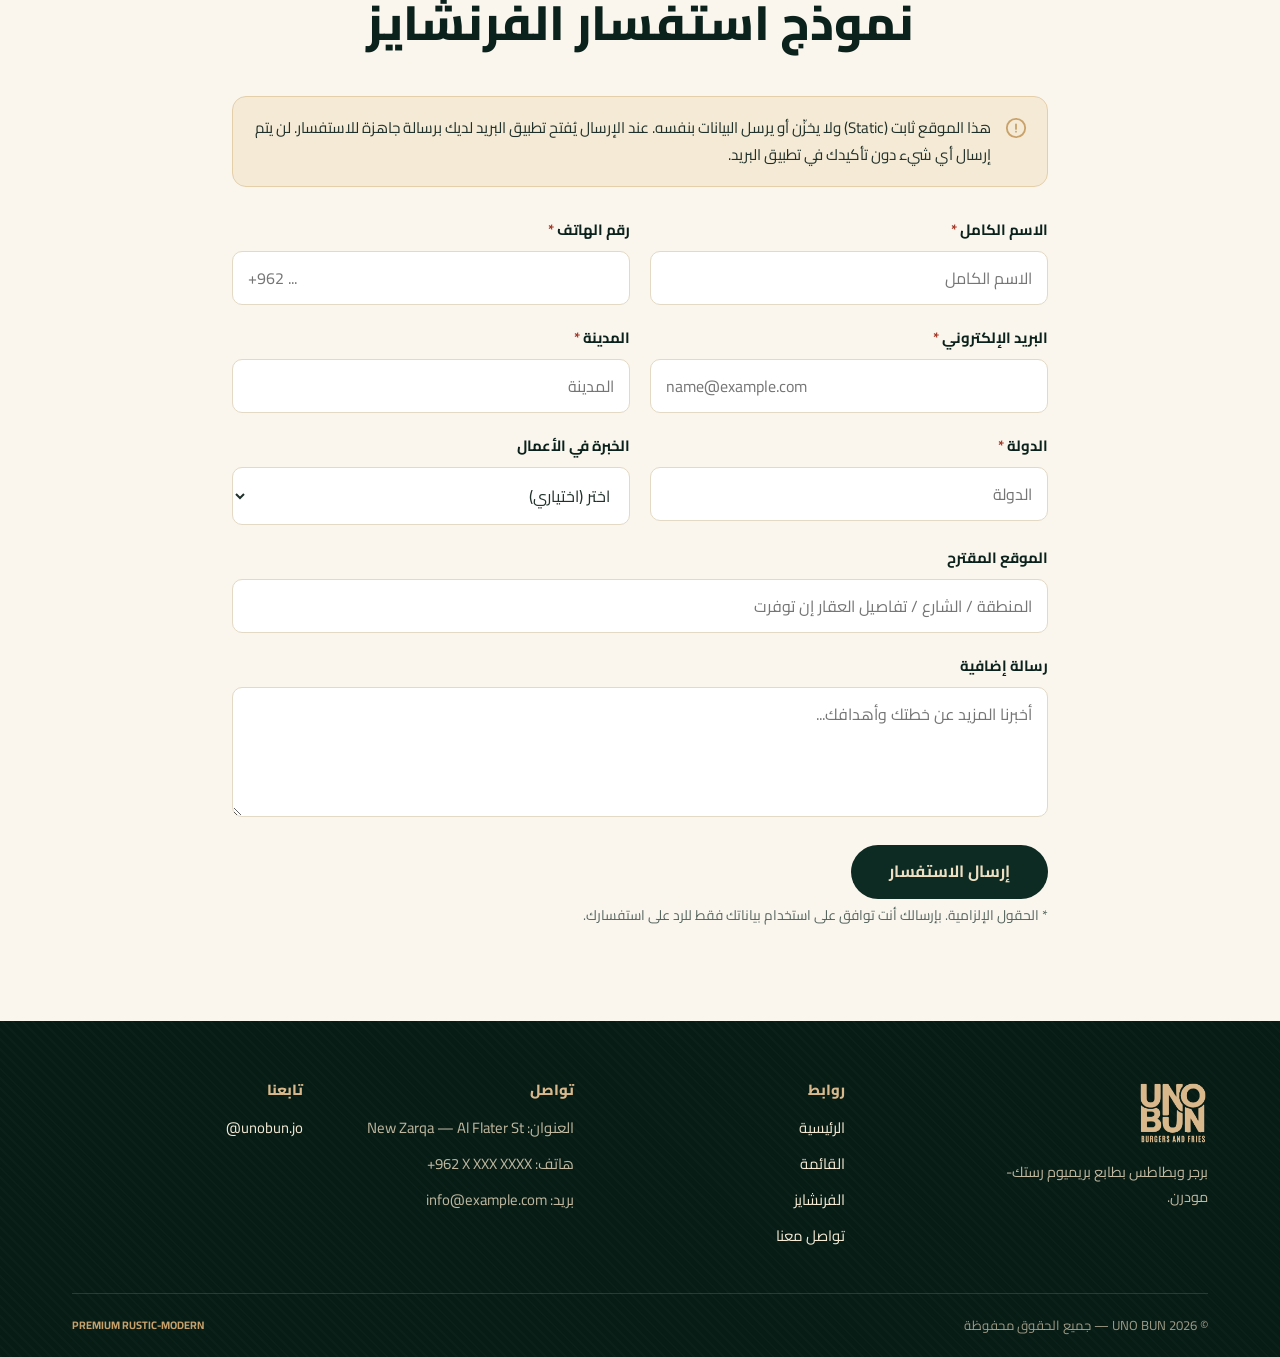
<file: franchise.html>
<!DOCTYPE html>
<html lang="ar" dir="rtl">
<head>
  <meta charset="utf-8">
  <meta name="viewport" content="width=device-width, initial-scale=1">
  <script>document.documentElement.classList.add("js");</script>
  <!-- TODO(owner): verify all business details before publishing. See docs/CONTENT-EDITING.md -->
  <title data-ar="الفرنشايز | UNO BUN" data-en="Franchise | UNO BUN">الفرنشايز | UNO BUN</title>
  <meta name="description" content="افتح فرعك الخاص من أونو بن — تعرّف على العلامة ونموذج العمل وأرسل استفسارك."
        data-ar="افتح فرعك الخاص من أونو بن — تعرّف على العلامة ونموذج العمل وأرسل استفسارك."
        data-en="Open your own UNO BUN branch — learn about the brand and the model, then send your inquiry."
        data-attrs="content">
  <meta name="theme-color" content="#0D2B23">
  <link rel="canonical" href="https://uno-bun.vortishop.com/franchise.html">
  <meta property="og:type" content="website">
  <meta property="og:site_name" content="UNO BUN">
  <meta property="og:locale" content="ar_JO">
  <meta property="og:locale:alternate" content="en_US">
  <meta property="og:title" content="الفرنشايز | UNO BUN">
  <meta property="og:description" content="افتح فرعك الخاص من أونو بن — تعرّف على العلامة ونموذج العمل وأرسل استفسارك.">
  <meta property="og:url" content="https://uno-bun.vortishop.com/franchise.html">
  <meta property="og:image" content="https://uno-bun.vortishop.com/assets/images/og-image.jpg">
  <meta property="og:image:width" content="1200">
  <meta property="og:image:height" content="630">
  <meta property="og:image:alt" content="وجبة برجر أونو بن مع البطاطا والكيس ذي العلامة التجارية">
  <link rel="icon" type="image/png" sizes="32x32" href="assets/images/favicon-32.png">
  <link rel="icon" type="image/png" sizes="48x48" href="assets/images/favicon-48.png">
  <link rel="apple-touch-icon" href="assets/images/apple-touch-icon.png">
  <link rel="preconnect" href="https://fonts.googleapis.com">
  <link rel="preconnect" href="https://fonts.gstatic.com" crossorigin>
  <link href="https://fonts.googleapis.com/css2?family=Cairo:wght@400;600;700;800;900&amp;family=Oswald:wght@500;600;700&amp;display=swap" rel="stylesheet">
  <link rel="stylesheet" href="assets/css/style.css">
</head>
<body>
  <a class="skip-link" href="#main">
    <span class="lang-ar">تخطَّ إلى المحتوى</span><span class="lang-en">Skip to content</span>
  </a>

  <!-- ======================================================= HEADER -->
  <header class="site-header">
    <div class="container header-inner">
      <a class="brand" href="index.html" aria-label="UNO BUN — الصفحة الرئيسية | Home">
        <img src="assets/images/logo-forest.png" alt="شعار أونو بن | UNO BUN logo" width="50" height="46">
        <span class="brand-text">
          <span class="brand-name">UNO BUN</span>
          <span class="brand-tagline">Burgers &amp; Fries</span>
        </span>
      </a>

      <nav class="site-nav" id="site-nav" aria-label="التنقل الرئيسي | Main navigation">
        <ul>
          <li><a href="index.html"><span class="lang-ar">الرئيسية</span><span class="lang-en">Home</span></a></li>
          <li><a href="menu.html"><span class="lang-ar">القائمة</span><span class="lang-en">Menu</span></a></li>
          
          <li><a href="franchise.html" aria-current="page"><span class="lang-ar">الفرنشايز</span><span class="lang-en">Franchise</span></a></li>
          <li><a href="contact.html"><span class="lang-ar">تواصل معنا</span><span class="lang-en">Contact</span></a></li>
        </ul>
      </nav>

      <div class="header-actions">
        <button class="lang-toggle" type="button" data-lang-toggle
                aria-label="تغيير اللغة | Switch language" title="English / العربية">
          <svg width="17" height="17" viewBox="0 0 24 24" fill="none" stroke="currentColor" stroke-width="2" aria-hidden="true">
            <circle cx="12" cy="12" r="10"/><path d="M2 12h20M12 2c2.7 2.7 4 6.2 4 10s-1.3 7.3-4 10c-2.7-2.7-4-6.2-4-10s1.3-7.3 4-10z"/>
          </svg>
          <span class="lang-ar">English</span><span class="lang-en">العربية</span>
        </button>
        <button class="nav-toggle" id="nav-toggle" type="button" aria-expanded="false" aria-controls="site-nav">
          <span class="bars" aria-hidden="true"></span>
          <span class="visually-hidden"><span class="lang-ar">فتح القائمة</span><span class="lang-en">Open menu</span></span>
        </button>
      </div>
    </div>
  </header>

  <main id="main">
    <!-- ================================================== PAGE BAND -->
    <section class="band">
      <div class="container">
        <p class="kicker">UNO BUN &middot; <span class="lang-ar">فرص النمو</span><span class="lang-en">Growth Opportunities</span></p>
        <h1>
          <span class="lang-ar">الفرنشايز مع أونو بن</span>
          <span class="lang-en">Franchising With UNO BUN</span>
        </h1>
        <p>
          <span class="lang-ar">علامة برجر بريميوم بهوية بصرية قوية وقائمة مركّزة — استكشف فرصة إدارة فرعك الخاص.</span>
          <span class="lang-en">A premium burger brand with a strong visual identity and a focused menu — explore running your own branch.</span>
        </p>
      </div>
    </section>

    <!-- ============================================ BRAND POSITION -->
    <section class="section" aria-labelledby="positioning-title">
      <div class="container feature-row">
        <div class="feature-media reveal">
          <img src="assets/images/hero-burger.jpg" width="1024" height="1038" loading="lazy"
               alt="وجبة أونو بن أمام كيس العلامة التجارية داخل المطعم | UNO BUN meal in front of the branded bag inside the restaurant">
        </div>
        <div class="feature-copy reveal">
          <p class="kicker kicker--start"><span class="lang-ar">تموضع العلامة</span><span class="lang-en">Brand Positioning</span></p>
          <h2 id="positioning-title">
            <span class="lang-ar">علامة واضحة الهوية، سهلة النمو</span>
            <span class="lang-en">A Clear Brand, Built To Grow</span>
          </h2>
          <p class="mt-2">
            <span class="lang-ar">تميّز أونو بن في بساطته المدروسة: قائمة صغيرة يُتقن فريقها كل عنصر، هوية بصرية مميزة بسهولة في أي موقع، وتجربة متسقة من أول زيارة. هذا التموضع «بريميوم رستك-مودرن» يمنح كل فرع شخصية قوية قابلة للتكرار.</span>
            <span class="lang-en">UNO BUN stands out through deliberate simplicity: a small menu the team masters element by element, a visual identity that is instantly recognizable in any location, and a consistent experience from the first visit. This “premium rustic-modern” positioning gives every branch a strong, repeatable character.</span>
          </p>
          <p>
            <span class="lang-ar">نبحث دائماً عن شركاء جدد يشاركوننا الشغف بالتفاصيل ورضا الضيوف — سواء كنت تدير مطاعم سابقاً أو تبدأ أول مشاريعك.</span>
            <span class="lang-en">We are always looking for new partners who share the passion for detail and guest satisfaction — whether you have managed restaurants before or are starting your first venture.</span>
          </p>
        </div>
      </div>
    </section>

    <!-- =================================================== REASONS -->
    <section class="section section-alt" aria-labelledby="reasons-title">
      <div class="container">
        <div class="section-head reveal">
          <p class="kicker"><span class="lang-ar">لماذا الفرنشايز</span><span class="lang-en">Why Franchise</span></p>
          <h2 id="reasons-title">
            <span class="lang-ar">أسباب تستحق الاستكشاف</span>
            <span class="lang-en">Reasons Worth Exploring</span>
          </h2>
        </div>
        <div class="highlights">
          <article class="highlight reveal">
            <div class="highlight-icon" aria-hidden="true">
              <svg width="26" height="26" viewBox="0 0 24 24" fill="none" stroke="currentColor" stroke-width="2" stroke-linecap="round" stroke-linejoin="round"><path d="M12 2l3 6.1 6.6 1-4.8 4.7 1.2 6.7L12 17.3 6 20.5l1.2-6.7L2.4 9.1l6.6-1z"/></svg>
            </div>
            <h3><span class="lang-ar">هوية بصرية جاهزة</span><span class="lang-en">A Ready-Made Identity</span></h3>
            <p>
              <span class="lang-ar">شعار وألوان ولغة تصميم متكاملة تمنح فرعك حضوراً احترافياً من اليوم الأول.</span>
              <span class="lang-en">Logo, colors and a complete design language give your branch a professional presence from day one.</span>
            </p>
          </article>
          <article class="highlight reveal">
            <div class="highlight-icon" aria-hidden="true">
              <svg width="26" height="26" viewBox="0 0 24 24" fill="none" stroke="currentColor" stroke-width="2" stroke-linecap="round" stroke-linejoin="round"><path d="M4 6h16M4 12h16M4 18h10"/></svg>
            </div>
            <h3><span class="lang-ar">قائمة مركّزة وسهلة التشغيل</span><span class="lang-en">A Focused, Operable Menu</span></h3>
            <p>
              <span class="lang-ar">عدد محدود من العناصر يقلّل التعقيد ويحافظ على ثبات الجودة.</span>
              <span class="lang-en">A limited menu reduces complexity and keeps quality consistent.</span>
            </p>
          </article>
          <article class="highlight reveal">
            <div class="highlight-icon" aria-hidden="true">
              <svg width="26" height="26" viewBox="0 0 24 24" fill="none" stroke="currentColor" stroke-width="2" stroke-linecap="round" stroke-linejoin="round"><circle cx="12" cy="12" r="10"/><path d="M12 6v6l4 2"/></svg>
            </div>
            <h3><span class="lang-ar">دعم خلال المراحل</span><span class="lang-en">Support Through The Phases</span></h3>
            <p>
              <span class="lang-ar">نرافق الشريك في التجهيز والتشغيل والتسويق وفق ما يُتفق عليه في الاتفاقية.</span>
              <span class="lang-en">We accompany partners through setup, operations and marketing as agreed in the contract.</span>
            </p>
          </article>
          <article class="highlight reveal">
            <div class="highlight-icon" aria-hidden="true">
              <svg width="26" height="26" viewBox="0 0 24 24" fill="none" stroke="currentColor" stroke-width="2" stroke-linecap="round" stroke-linejoin="round"><path d="M3 17l6-6 4 4 8-8"/><path d="M15 7h6v6"/></svg>
            </div>
            <h3><span class="lang-ar">فئة متنامية</span><span class="lang-en">A Growing Category</span></h3>
            <p>
              <span class="lang-ar">البرجر من أكثر فئات الوجبات السريعة طلباً وانتشاراً في الأسواق المحلية.</span>
              <span class="lang-en">Burgers remain among the most in-demand fast-casual categories in local markets.</span>
            </p>
          </article>
        </div>
      </div>
    </section>

    <!-- ==================================================== PROCESS -->
    <section class="section" aria-labelledby="process-title">
      <div class="container">
        <div class="section-head reveal">
          <p class="kicker"><span class="lang-ar">كيف نبدأ</span><span class="lang-en">How We Start</span></p>
          <h2 id="process-title">
            <span class="lang-ar">مراحل الاستفسار حتى الافتتاح</span>
            <span class="lang-en">From Inquiry To Opening</span>
          </h2>
          <p>
            <span class="lang-ar">نموذج عام لرحلة الشراكة — تُحدَّد التفاصيل النهائية مع كل شريك.</span>
            <span class="lang-en">A general outline of the partnership journey — final details are set with each partner.</span>
          </p>
        </div>
        <ol class="steps">
          <li class="step reveal">
            <span class="step-num" aria-hidden="true">1</span>
            <div>
              <h3><span class="lang-ar">أرسل استفسارك</span><span class="lang-en">Send Your Inquiry</span></h3>
              <p>
                <span class="lang-ar">عبّئ نموذج الاستفسار في هذه الصفحة وأخبرنا عن مدينتك وخلفيتك.</span>
                <span class="lang-en">Fill in the inquiry form on this page and tell us about your city and background.</span>
              </p>
            </div>
          </li>
          <li class="step reveal">
            <span class="step-num" aria-hidden="true">2</span>
            <div>
              <h3><span class="lang-ar">محادثة تعريفية</span><span class="lang-en">Introductory Conversation</span></h3>
              <p>
                <span class="lang-ar">نتعرف على بعضنا ونناقش رؤيتك وأهدافك ومدى التوافق مع العلامة.</span>
                <span class="lang-en">We get to know each other and discuss your vision, goals and fit with the brand.</span>
              </p>
            </div>
          </li>
          <li class="step reveal">
            <span class="step-num" aria-hidden="true">3</span>
            <div>
              <h3><span class="lang-ar">دراسة الموقع والفرصة</span><span class="lang-en">Site &amp; Opportunity Review</span></h3>
              <p>
                <span class="lang-ar">نقيّم الموقع المقترح ونشاركك تفاصيل النموذج المناسبة لحالتك.</span>
                <span class="lang-en">We evaluate the proposed location and share the model details relevant to your case.</span>
              </p>
            </div>
          </li>
          <li class="step reveal">
            <span class="step-num" aria-hidden="true">4</span>
            <div>
              <h3><span class="lang-ar">الاتفاقية</span><span class="lang-en">The Agreement</span></h3>
              <p>
                <span class="lang-ar">نوثّق الشراكة بعقد واضح يحدد الحقوق والواجبات لكل طرف.</span>
                <span class="lang-en">We document the partnership in a clear contract defining each party's rights and duties.</span>
              </p>
            </div>
          </li>
          <li class="step reveal">
            <span class="step-num" aria-hidden="true">5</span>
            <div>
              <h3><span class="lang-ar">التجهيز والافتتاح</span><span class="lang-en">Setup &amp; Opening</span></h3>
              <p>
                <span class="lang-ar">التجهيز والتدريب وفق المعايير المعتمدة، ثم افتتاح فرعك بذويته الكاملة.</span>
                <span class="lang-en">Build-out and training to the brand standard — then your branch opens with full identity.</span>
              </p>
            </div>
          </li>
        </ol>
      </div>
    </section>

    <!-- ======================================================= FAQ -->
    <section class="section section-alt" aria-labelledby="faq-title">
      <div class="container">
        <div class="section-head reveal">
          <p class="kicker"><span class="lang-ar">أسئلة شائعة</span><span class="lang-en">Common Questions</span></p>
          <h2 id="faq-title">
            <span class="lang-ar">قد تجد إجابتك هنا</span>
            <span class="lang-en">You Might Find Your Answer Here</span>
          </h2>
        </div>
        <div class="faq">
          <details class="reveal">
            <summary><span class="lang-ar">ماذا أحتاج لبدء الاستفسار؟</span><span class="lang-en">What do I need to start an inquiry?</span></summary>
            <div class="faq-a">
              <p class="lang-ar">يكفي في البداية تحديد المدينة أو المنطقة المستهدفة، وفكرة مبدئية عن الموقع، ونبذة عن خلفيتك في الأعمال. تفاصيل أخرى مثل التمويل والتشغيل نناقشها في مراحل لاحقة.</p>
              <p class="lang-en">Start with your target city or area, a preliminary location idea and a short note about your business background. Financial and operational details are discussed in later stages.</p>
            </div>
          </details>
          <details class="reveal">
            <summary><span class="lang-ar">هل تقدّمون دعماً تشغيلياً وتسويقياً؟</span><span class="lang-en">Do you provide operational and marketing support?</span></summary>
            <div class="faq-a">
              <p class="lang-ar">نعم، يغطي الدعم التجهيز والهوية والقائمة والتسويق وفق ما يُتفق عليه في الاتفاقية. نعمل مع الشريك كفريق واحد من مرحلة الاستفسار وحتى ما بعد الافتتاح.</p>
              <p class="lang-en">Yes — support covers setup, branding, the menu and marketing as agreed in the contract. We work with the partner as one team from the inquiry stage until well after opening.</p>
            </div>
          </details>
          <details class="reveal">
            <summary><span class="lang-ar">كم تبلغ تكاليف الاستثمار؟</span><span class="lang-en">What are the investment costs?</span></summary>
            <div class="faq-a">
              <p class="lang-ar">تختلف التكاليف بحسب الموقع وحجم الفرع ومتطلبات التجهيز، لذلك لا نعلن أرقاماً عامة. تُشارك تفاصيل الاستثمار معك مباشرة خلال المحادثة عبر صفحة التواصل.</p>
              <p class="lang-en">Costs vary with location, branch size and fit-out requirements, so we do not publish general figures. Investment details are shared with you directly during the conversation through the contact page.</p>
            </div>
          </details>
          <details class="reveal">
            <summary><span class="lang-ar">ما مدة الاستعداد للافتتاح؟</span><span class="lang-en">How long does preparation take?</span></summary>
            <div class="faq-a">
              <p class="lang-ar">تعتمد المدة على جاهزية الموقع والتراخيص وحجم التجهيز، وتُقدَّر لكل حالة على حدة بعد دراسة الموقع.</p>
              <p class="lang-en">It depends on site readiness, licensing and the size of the build-out; each case is estimated individually after the site review.</p>
            </div>
          </details>
        </div>
      </div>
    </section>

    <!-- ================================================ INQUIRY FORM -->
    <section class="section" aria-labelledby="inquiry-title">
      <div class="container" style="max-width:860px;">
        <div class="section-head reveal">
          <p class="kicker"><span class="lang-ar">خطوتك الأولى</span><span class="lang-en">Your First Step</span></p>
          <h2 id="inquiry-title">
            <span class="lang-ar">نموذج استفسار الفرنشايز</span>
            <span class="lang-en">Franchise Inquiry Form</span>
          </h2>
        </div>

        <!-- STATIC FORM NOTICE: this website has no backend. The form is
             validated in the browser and then opens the visitor's email
             application (mailto:). Nothing is stored or transmitted by
             the website itself. See README + docs/CONTENT-EDITING.md -->
        <div class="notice reveal" style="margin-block-end:30px;">
          <svg width="22" height="22" viewBox="0 0 24 24" fill="none" stroke="currentColor" stroke-width="2" stroke-linecap="round" stroke-linejoin="round" aria-hidden="true"><circle cx="12" cy="12" r="10"/><path d="M12 8v5M12 16h.01"/></svg>
          <div>
            <p class="lang-ar">هذا الموقع ثابت (Static) ولا يخزّن أو يرسل البيانات بنفسه. عند الإرسال يُفتح تطبيق البريد لديك برسالة جاهزة للاستفسار. لن يتم إرسال أي شيء دون تأكيدك في تطبيق البريد.</p>
            <p class="lang-en">This is a static website — it does not store or transmit form data itself. On submit, your own email application opens with a prefilled inquiry. Nothing is sent until you confirm it there.</p>
          </div>
        </div>

        <form class="reveal" data-form="franchise" action="#" method="post" novalidate>
          <div class="form-grid">
            <div class="field">
              <label for="f-name"><span class="lang-ar">الاسم الكامل</span><span class="lang-en">Full name</span> <span class="req" aria-hidden="true">*</span></label>
              <input id="f-name" name="full_name" type="text" autocomplete="name" required
                     aria-describedby="f-name-error"
                     data-ar="الاسم الكامل" data-en="Full name" data-attrs="placeholder"
                     placeholder="الاسم الكامل">
              <small class="field-error" id="f-name-error" aria-live="polite"></small>
            </div>
            <div class="field">
              <label for="f-phone"><span class="lang-ar">رقم الهاتف</span><span class="lang-en">Phone number</span> <span class="req" aria-hidden="true">*</span></label>
              <input id="f-phone" name="phone" type="tel" autocomplete="tel" required
                     data-validate="phone" aria-describedby="f-phone-error"
                     data-ar="+962 ..." data-en="+962 ..." data-attrs="placeholder"
                     placeholder="+962 ..." dir="ltr">
              <small class="field-error" id="f-phone-error" aria-live="polite"></small>
            </div>
            <div class="field">
              <label for="f-email"><span class="lang-ar">البريد الإلكتروني</span><span class="lang-en">Email address</span> <span class="req" aria-hidden="true">*</span></label>
              <input id="f-email" name="email" type="email" autocomplete="email" required
                     aria-describedby="f-email-error"
                     data-ar="name@example.com" data-en="name@example.com" data-attrs="placeholder"
                     placeholder="name@example.com" dir="ltr">
              <small class="field-error" id="f-email-error" aria-live="polite"></small>
            </div>
            <div class="field">
              <label for="f-city"><span class="lang-ar">المدينة</span><span class="lang-en">City</span> <span class="req" aria-hidden="true">*</span></label>
              <input id="f-city" name="city" type="text" required
                     aria-describedby="f-city-error"
                     data-ar="المدينة" data-en="City" data-attrs="placeholder"
                     placeholder="المدينة">
              <small class="field-error" id="f-city-error" aria-live="polite"></small>
            </div>
            <div class="field">
              <label for="f-country"><span class="lang-ar">الدولة</span><span class="lang-en">Country</span> <span class="req" aria-hidden="true">*</span></label>
              <input id="f-country" name="country" type="text" required
                     aria-describedby="f-country-error"
                     data-ar="الدولة" data-en="Country" data-attrs="placeholder"
                     placeholder="الدولة">
              <small class="field-error" id="f-country-error" aria-live="polite"></small>
            </div>
            <div class="field">
              <label for="f-experience"><span class="lang-ar">الخبرة في الأعمال</span><span class="lang-en">Business experience</span></label>
              <select id="f-experience" name="experience">
                <option value="" data-ar="اختر (اختياري)" data-en="Select (optional)" data-attrs="text">اختر (اختياري)</option>
                <option value="none" data-ar="بدون خبرة سابقة" data-en="No previous experience" data-attrs="text">بدون خبرة سابقة</option>
                <option value="1-3" data-ar="من 1 إلى 3 سنوات" data-en="1–3 years" data-attrs="text">من 1 إلى 3 سنوات</option>
                <option value="3+" data-ar="أكثر من 3 سنوات" data-en="More than 3 years" data-attrs="text">أكثر من 3 سنوات</option>
                <option value="f-and-b" data-ar="خبرة في قطاع المطاعم" data-en="Experience in food &amp; beverage" data-attrs="text">خبرة في قطاع المطاعم</option>
              </select>
              <small class="field-error" id="f-experience-error" aria-live="polite"></small>
            </div>
            <div class="field field--full">
              <label for="f-location"><span class="lang-ar">الموقع المقترح</span><span class="lang-en">Proposed location</span></label>
              <input id="f-location" name="proposed_location" type="text"
                     aria-describedby="f-location-error"
                     data-ar="المنطقة / الشارع / تفاصيل العقار إن توفرت" data-en="Area / street / property details if available" data-attrs="placeholder"
                     placeholder="المنطقة / الشارع / تفاصيل العقار إن توفرت">
              <small class="field-error" id="f-location-error" aria-live="polite"></small>
            </div>
            <div class="field field--full">
              <label for="f-message"><span class="lang-ar">رسالة إضافية</span><span class="lang-en">Additional message</span></label>
              <textarea id="f-message" name="message"
                        aria-describedby="f-message-error"
                        data-ar="أخبرنا المزيد عن خطتك وأهدافك..." data-en="Tell us more about your plan and goals..." data-attrs="placeholder"
                        placeholder="أخبرنا المزيد عن خطتك وأهدافك..."></textarea>
              <small class="field-error" id="f-message-error" aria-live="polite"></small>
            </div>
          </div>

          <button class="btn btn--primary btn--lg" type="submit">
            <span class="lang-ar">إرسال الاستفسار</span><span class="lang-en">Send Inquiry</span>
          </button>
          <p class="form-hint mt-2">
            <span class="lang-ar">* الحقول الإلزامية. بإرسالك أنت توافق على استخدام بياناتك فقط للرد على استفسارك.</span>
            <span class="lang-en">* Required fields. By submitting you agree that your details are used only to reply to your inquiry.</span>
          </p>

          <!-- Honest statuses (no fake "submission successful" claims) -->
          <div class="form-status warn" data-status="needs-config" hidden role="status">
            <p><strong><span class="lang-ar">استقبال الاستفسارات عبر النموذج لم يُفعَّل بعد.</span><span class="lang-en">Inquiry receiving is not activated yet.</span></strong></p>
            <p>
              <span class="lang-ar">موقعنا ثابت ولم يُربك نموذج الفرنشايز ببريد رسمي بعد. يرجى التواصل معنا مباشرة عبر صفحة «تواصل معنا»؛ وسيقوم مالك الموقع بتفعيل النموذج من ملف assets/js/forms.js عند توفر البريد الرسمي.</span>
              <span class="lang-en">This is a static website and the franchise form is not yet connected to an official email. Please reach us directly via the “Contact” page. The site owner will enable the form in assets/js/forms.js once the official email is available.</span>
            </p>
          </div>
          <div class="form-status info" data-status="mailto-opened" hidden role="status">
            <p><strong><span class="lang-ar">جارٍ فتح تطبيق البريد لديك…</span><span class="lang-en">Opening your email application…</span></strong></p>
            <p>
              <span class="lang-ar">أعددنا رسالة استفسارك جاهزة للمراجعة والإرسال من تطبيق البريد. إن لم تُفتح نافذة البريد تلقائياً، أرسل تفاصيل استفسارك يدوياً إلى البريد الرسمي المذكور في صفحة التواصل.</span>
              <span class="lang-en">We prepared a prefilled inquiry email for you to review and send. If your email window did not open automatically, please send your inquiry details manually to the official email listed on the contact page.</span>
            </p>
          </div>
        </form>
      </div>
    </section>
</main>

  <!-- ========================================================= FOOTER -->
  <footer class="site-footer">
    <div class="container">
      <div class="footer-grid">
        <div class="footer-brand">
          <img src="assets/images/logo-sand.png" alt="شعار أونو بن | UNO BUN logo" width="70" height="64" loading="lazy">
          <p>
            <span class="lang-ar">برجر وبطاطس بطابع بريميوم رستك-مودرن.</span>
            <span class="lang-en">Premium rustic-modern burgers &amp; fries.</span>
          </p>
        </div>
        <nav class="footer-col" aria-label="روابط الموقع | Site links">
          <h3><span class="lang-ar">روابط</span><span class="lang-en">Explore</span></h3>
          <ul>
            <li><a href="index.html"><span class="lang-ar">الرئيسية</span><span class="lang-en">Home</span></a></li>
            <li><a href="menu.html"><span class="lang-ar">القائمة</span><span class="lang-en">Menu</span></a></li>
            
            <li><a href="franchise.html"><span class="lang-ar">الفرنشايز</span><span class="lang-en">Franchise</span></a></li>
            <li><a href="contact.html"><span class="lang-ar">تواصل معنا</span><span class="lang-en">Contact</span></a></li>
          </ul>
        </nav>
        <div class="footer-col">
          <h3><span class="lang-ar">تواصل</span><span class="lang-en">Contact</span></h3>
          <ul>
            <li><span class="lang-ar">العنوان:</span><span class="lang-en">Address:</span> <span dir="ltr">New Zarqa — Al Flater St</span></li>
            <li><span class="lang-ar">هاتف:</span><span class="lang-en">Phone:</span> <span dir="ltr">+962 X XXX XXXX</span></li>
            <li><span class="lang-ar">بريد:</span><span class="lang-en">Email:</span> <span dir="ltr">info@example.com</span></li>
          </ul>
        </div>
        <div class="footer-col">
          <h3><span class="lang-ar">تابعنا</span><span class="lang-en">Follow</span></h3>
          <ul>
            <!-- TODO(owner): verify the official account + add other platforms -->
            <li><a href="https://www.instagram.com/unobun.jo" target="_blank" rel="noopener" dir="ltr">@unobun.jo</a></li>
            <!-- Add official Facebook / TikTok links here when available:
            <li><a href="https://..." target="_blank" rel="noopener">Facebook</a></li>
            -->
          </ul>
        </div>
      </div>
      <div class="footer-bottom">
        <p>© <span data-year="2026">2026</span> UNO BUN — <span class="lang-ar">جميع الحقوق محفوظة</span><span class="lang-en">All rights reserved</span></p>
        <p class="kicker-mini">Premium Rustic-Modern</p>
      </div>
    </div>
  </footer>

  <script src="assets/js/i18n.js"></script>
  <script src="assets/js/common.js"></script>
  <script src="assets/js/forms.js"></script>
</body>
</html>
</file>
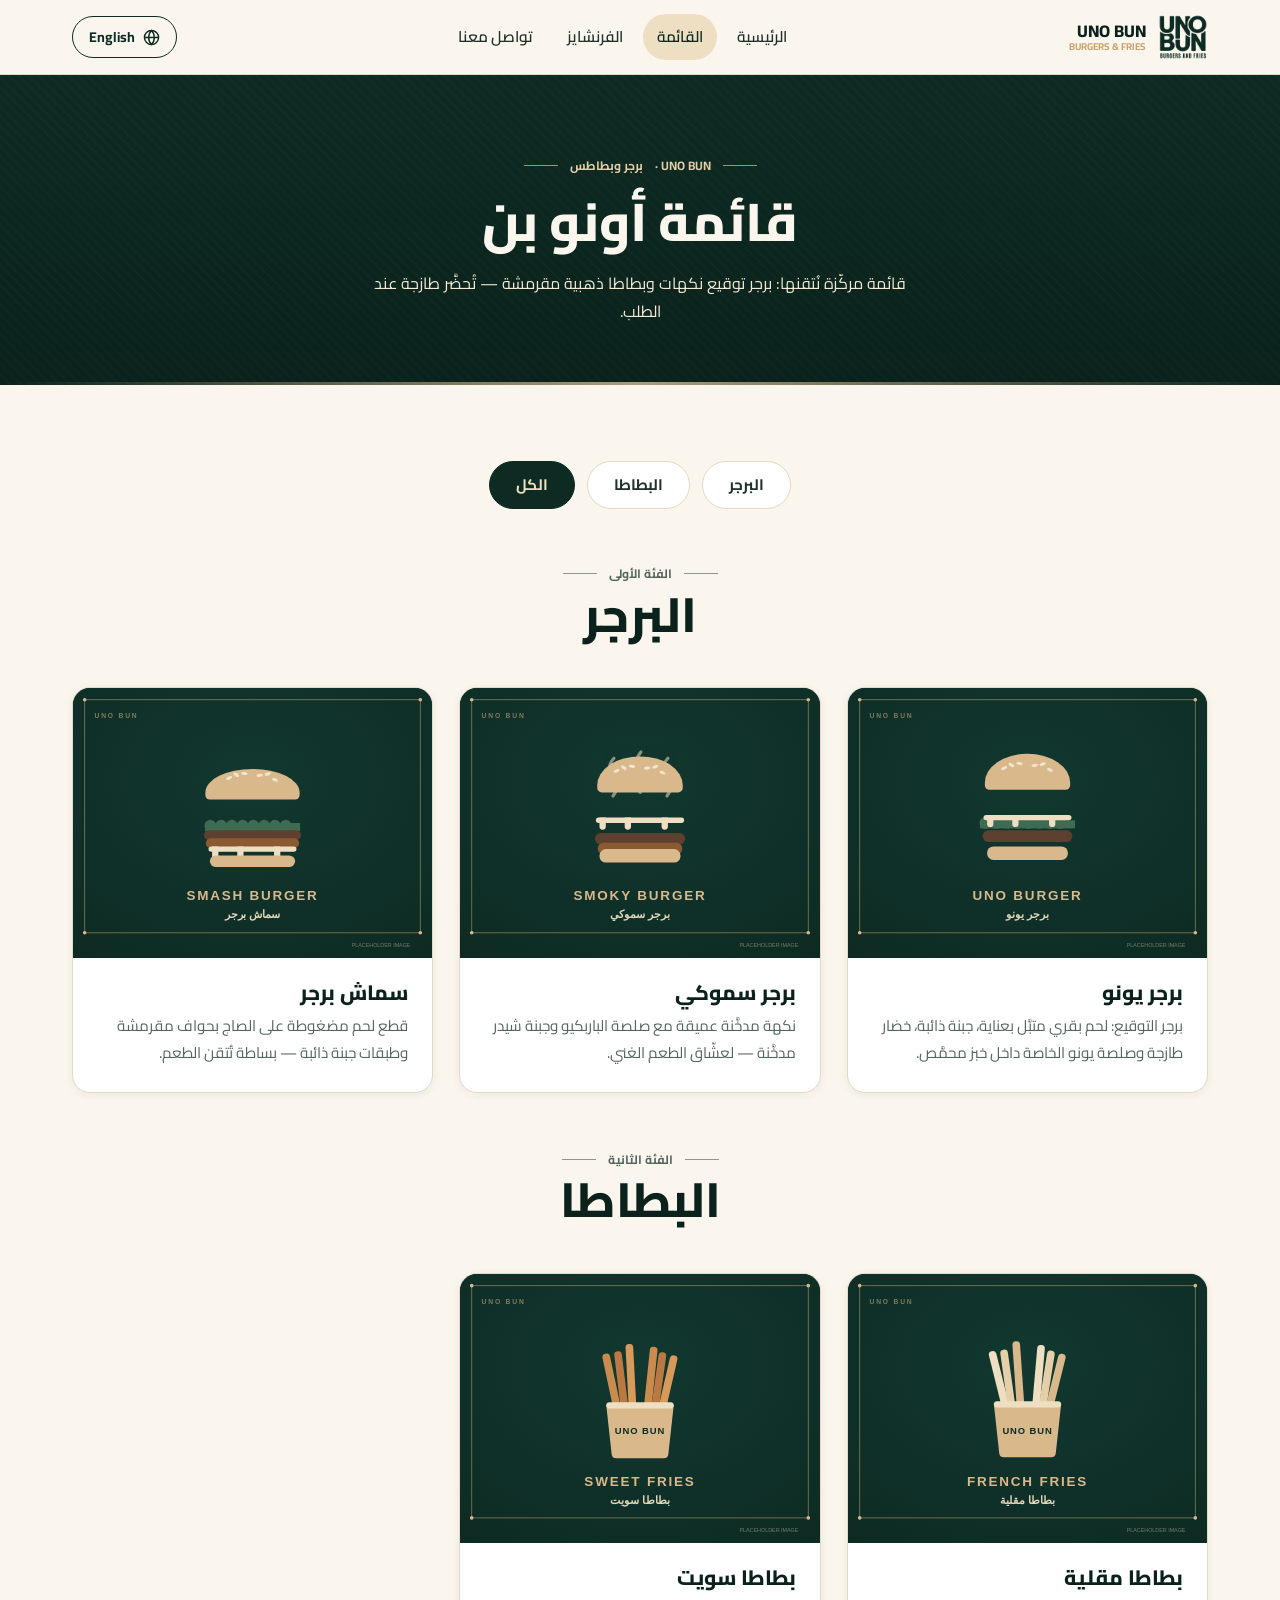
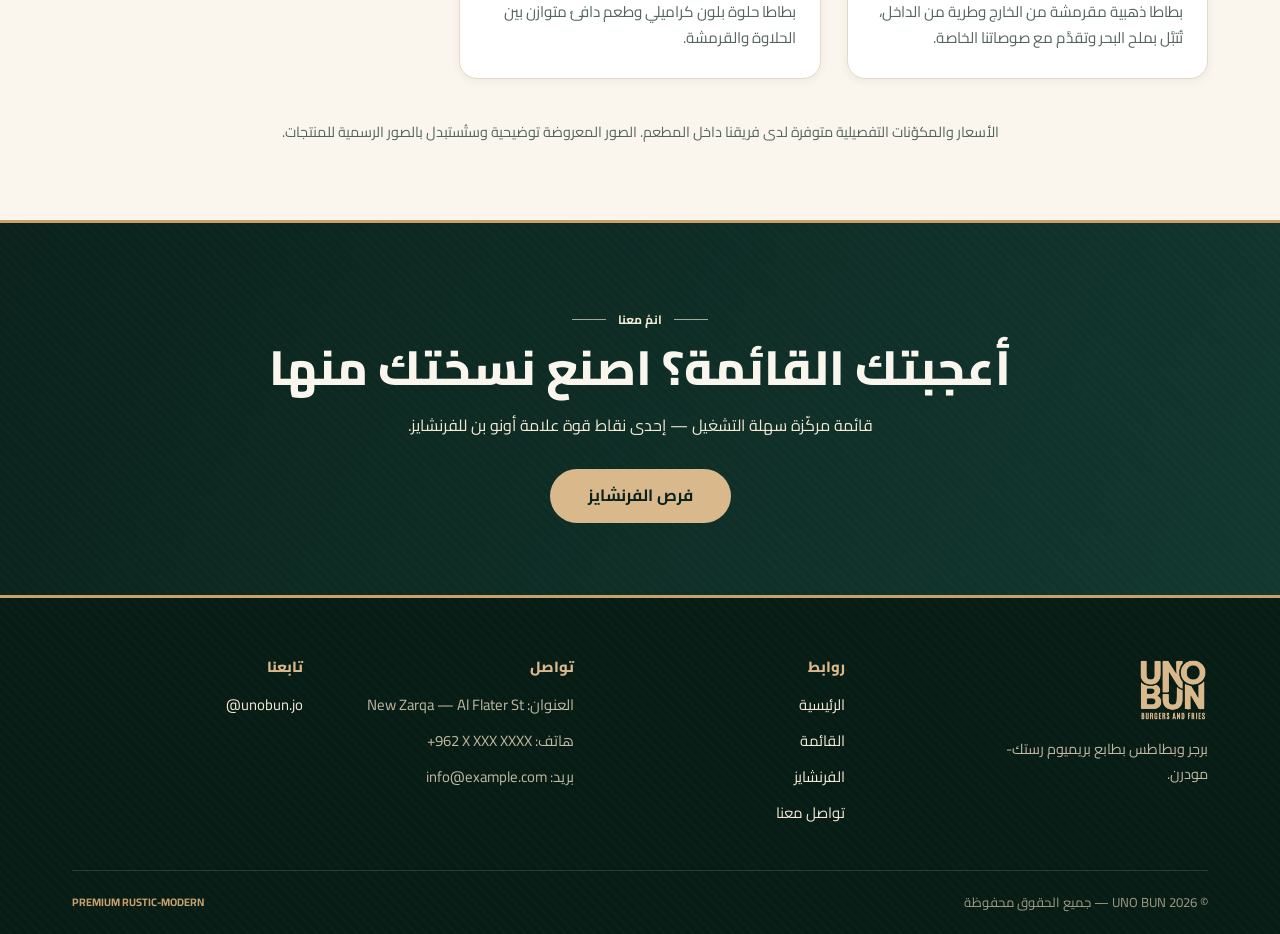
<file: menu.html>
<!DOCTYPE html>
<html lang="ar" dir="rtl">
<head>
  <meta charset="utf-8">
  <meta name="viewport" content="width=device-width, initial-scale=1">
  <script>document.documentElement.classList.add("js");</script>
  <!-- TODO(owner): verify all business details before publishing. See docs/CONTENT-EDITING.md -->
  <title data-ar="القائمة | UNO BUN" data-en="Menu | UNO BUN">القائمة | UNO BUN</title>
  <meta name="description" content="قائمة أونو بن: برجر يونو، برجر سموكي، سماش برجر، بطاطا مقلية وبطاطا سويت."
        data-ar="قائمة أونو بن: برجر يونو، برجر سموكي، سماش برجر، بطاطا مقلية وبطاطا سويت."
        data-en="The UNO BUN menu: Uno Burger, Smoky Burger, Smash Burger, French Fries and Sweet Fries."
        data-attrs="content">
  <meta name="theme-color" content="#0D2B23">
  <link rel="canonical" href="https://uno-bun.vortishop.com/menu.html">
  <meta property="og:type" content="website">
  <meta property="og:site_name" content="UNO BUN">
  <meta property="og:locale" content="ar_JO">
  <meta property="og:locale:alternate" content="en_US">
  <meta property="og:title" content="القائمة | UNO BUN">
  <meta property="og:description" content="قائمة أونو بن: برجر يونو، برجر سموكي، سماش برجر، بطاطا مقلية وبطاطا سويت.">
  <meta property="og:url" content="https://uno-bun.vortishop.com/menu.html">
  <meta property="og:image" content="https://uno-bun.vortishop.com/assets/images/og-image.jpg">
  <meta property="og:image:width" content="1200">
  <meta property="og:image:height" content="630">
  <meta property="og:image:alt" content="وجبة برجر أونو بن مع البطاطا والكيس ذي العلامة التجارية">
  <link rel="icon" type="image/png" sizes="32x32" href="assets/images/favicon-32.png">
  <link rel="icon" type="image/png" sizes="48x48" href="assets/images/favicon-48.png">
  <link rel="apple-touch-icon" href="assets/images/apple-touch-icon.png">
  <link rel="preconnect" href="https://fonts.googleapis.com">
  <link rel="preconnect" href="https://fonts.gstatic.com" crossorigin>
  <link href="https://fonts.googleapis.com/css2?family=Cairo:wght@400;600;700;800;900&amp;family=Oswald:wght@500;600;700&amp;display=swap" rel="stylesheet">
  <link rel="stylesheet" href="assets/css/style.css">
</head>
<body>
  <a class="skip-link" href="#main">
    <span class="lang-ar">تخطَّ إلى المحتوى</span><span class="lang-en">Skip to content</span>
  </a>

  <!-- ======================================================= HEADER -->
  <header class="site-header">
    <div class="container header-inner">
      <a class="brand" href="index.html" aria-label="UNO BUN — الصفحة الرئيسية | Home">
        <img src="assets/images/logo-forest.png" alt="شعار أونو بن | UNO BUN logo" width="50" height="46">
        <span class="brand-text">
          <span class="brand-name">UNO BUN</span>
          <span class="brand-tagline">Burgers &amp; Fries</span>
        </span>
      </a>

      <nav class="site-nav" id="site-nav" aria-label="التنقل الرئيسي | Main navigation">
        <ul>
          <li><a href="index.html"><span class="lang-ar">الرئيسية</span><span class="lang-en">Home</span></a></li>
          <li><a href="menu.html" aria-current="page"><span class="lang-ar">القائمة</span><span class="lang-en">Menu</span></a></li>
          
          <li><a href="franchise.html"><span class="lang-ar">الفرنشايز</span><span class="lang-en">Franchise</span></a></li>
          <li><a href="contact.html"><span class="lang-ar">تواصل معنا</span><span class="lang-en">Contact</span></a></li>
        </ul>
      </nav>

      <div class="header-actions">
        <button class="lang-toggle" type="button" data-lang-toggle
                aria-label="تغيير اللغة | Switch language" title="English / العربية">
          <svg width="17" height="17" viewBox="0 0 24 24" fill="none" stroke="currentColor" stroke-width="2" aria-hidden="true">
            <circle cx="12" cy="12" r="10"/><path d="M2 12h20M12 2c2.7 2.7 4 6.2 4 10s-1.3 7.3-4 10c-2.7-2.7-4-6.2-4-10s1.3-7.3 4-10z"/>
          </svg>
          <span class="lang-ar">English</span><span class="lang-en">العربية</span>
        </button>
        <button class="nav-toggle" id="nav-toggle" type="button" aria-expanded="false" aria-controls="site-nav">
          <span class="bars" aria-hidden="true"></span>
          <span class="visually-hidden"><span class="lang-ar">فتح القائمة</span><span class="lang-en">Open menu</span></span>
        </button>
      </div>
    </div>
  </header>

  <main id="main">
    <!-- ================================================== PAGE BAND -->
    <section class="band">
      <div class="container">
        <p class="kicker">UNO BUN &middot; <span class="lang-ar">برجر وبطاطس</span><span class="lang-en">Burgers &amp; Fries</span></p>
        <h1>
          <span class="lang-ar">قائمة أونو بن</span>
          <span class="lang-en">The UNO BUN Menu</span>
        </h1>
        <p>
          <span class="lang-ar">قائمة مركّزة نُتقنها: برجر توقيع نكهات وبطاطا ذهبية مقرمشة — تُحضَّر طازجة عند الطلب.</span>
          <span class="lang-en">A focused menu, perfected: signature burgers and golden crispy fries — prepared fresh to order.</span>
        </p>
      </div>
    </section>

    <!-- ================================================ MENU CONTENT -->
    <section class="section" aria-label="عناصر القائمة | Menu items">
      <div class="container">
        <!-- Category filter (progressive enhancement: without JS these are
             plain anchors that scroll to each category) -->
        <div class="tabs" role="group" aria-label="تصفية حسب الفئة | Filter by category">
          <a class="tab" href="#burgers" data-menu-filter="burgers" aria-pressed="false">
            <span class="lang-ar">البرجر</span><span class="lang-en">Burgers</span>
          </a>
          <a class="tab" href="#fries" data-menu-filter="fries" aria-pressed="false">
            <span class="lang-ar">البطاطا</span><span class="lang-en">Fries</span>
          </a>
          <a class="tab" href="#menu-top" data-menu-filter="all" aria-pressed="true">
            <span class="lang-ar">الكل</span><span class="lang-en">All</span>
          </a>
        </div>

        <!-- ------------------------------------------------ BURGERS -->
        <div id="burgers" data-menu-category="burgers" style="scroll-margin-block-start:110px;">
          <div class="section-head reveal">
            <p class="kicker"><span class="lang-ar">الفئة الأولى</span><span class="lang-en">Category 01</span></p>
            <h2>
              <span class="lang-ar">البرجر</span>
              <span class="lang-en">Burgers</span>
            </h2>
          </div>
          <div class="grid grid--3">
            <!-- NOTE: product images and descriptions are editable
                 placeholders. Prices are intentionally omitted until the
                 official price list is supplied. Pattern to add a price:
                 <p class="price" dir="ltr">3.50 JD</p> -->
            <article class="card reveal">
              <figure class="card-media">
                <img src="assets/images/uno-burger-placeholder.svg"
                     alt="صورة توضيحية لبرجر يونو | Illustration of the Uno Burger"
                     width="800" height="600" loading="lazy">
              </figure>
              <div class="card-body">
                <h3><span class="lang-ar">برجر يونو</span><span class="lang-en">Uno Burger</span></h3>
                <p>
                  <span class="lang-ar">برجر التوقيع: لحم بقري متبَّل بعناية، جبنة ذائبة، خضار طازجة وصلصة يونو الخاصة داخل خبز محمَّص.</span>
                  <span class="lang-en">The signature stack: seasoned beef, melted cheese, fresh toppings and our signature UNO sauce in a toasted bun.</span>
                </p>
              </div>
            </article>

            <article class="card reveal">
              <figure class="card-media">
                <img src="assets/images/smoky-burger-placeholder.svg"
                     alt="صورة توضيحية لبرجر سموكي | Illustration of the Smoky Burger"
                     width="800" height="600" loading="lazy">
              </figure>
              <div class="card-body">
                <h3><span class="lang-ar">برجر سموكي</span><span class="lang-en">Smoky Burger</span></h3>
                <p>
                  <span class="lang-ar">نكهة مدخَّنة عميقة مع صلصة الباربكيو وجبنة شيدر مدخَّنة — لعشّاق الطعم الغني.</span>
                  <span class="lang-en">Deep smoky flavor with BBQ sauce and smoked cheddar — built for rich-flavor lovers.</span>
                </p>
              </div>
            </article>

            <article class="card reveal">
              <figure class="card-media">
                <img src="assets/images/smash-burger-placeholder.svg"
                     alt="صورة توضيحية لسماش برجر | Illustration of the Smash Burger"
                     width="800" height="600" loading="lazy">
              </figure>
              <div class="card-body">
                <h3><span class="lang-ar">سماش برجر</span><span class="lang-en">Smash Burger</span></h3>
                <p>
                  <span class="lang-ar">قطع لحم مضغوطة على الصاج بحواف مقرمشة وطبقات جبنة ذائبة — بساطة تُتقن الطعم.</span>
                  <span class="lang-en">Thin smashed patties with crispy edges and layers of melted cheese — simplicity perfected.</span>
                </p>
              </div>
            </article>
          </div>
        </div>

        <!-- -------------------------------------------------- FRIES -->
        <div id="fries" data-menu-category="fries" class="mt-4" style="scroll-margin-block-start:110px;">
          <div class="section-head reveal">
            <p class="kicker"><span class="lang-ar">الفئة الثانية</span><span class="lang-en">Category 02</span></p>
            <h2>
              <span class="lang-ar">البطاطا</span>
              <span class="lang-en">Fries</span>
            </h2>
          </div>
          <div class="grid grid--3">
            <article class="card reveal">
              <figure class="card-media">
                <img src="assets/images/french-fries-placeholder.svg"
                     alt="صورة توضيحية للبطاطا المقلية | Illustration of the French Fries"
                     width="800" height="600" loading="lazy">
              </figure>
              <div class="card-body">
                <h3><span class="lang-ar">بطاطا مقلية</span><span class="lang-en">French Fries</span></h3>
                <p>
                  <span class="lang-ar">بطاطا ذهبية مقرمشة من الخارج وطرية من الداخل، تُتبَّل بملح البحر وتقدَّم مع صوصاتنا الخاصة.</span>
                  <span class="lang-en">Golden fries — crispy outside, fluffy inside — finished with sea salt and served with our signature dips.</span>
                </p>
              </div>
            </article>

            <article class="card reveal">
              <figure class="card-media">
                <img src="assets/images/sweet-fries-placeholder.svg"
                     alt="صورة توضيحية لبطاطا سويت | Illustration of the Sweet Fries"
                     width="800" height="600" loading="lazy">
              </figure>
              <div class="card-body">
                <h3><span class="lang-ar">بطاطا سويت</span><span class="lang-en">Sweet Fries</span></h3>
                <p>
                  <span class="lang-ar">بطاطا حلوة بلون كراميلي وطعم دافئ متوازن بين الحلاوة والقرمشة.</span>
                  <span class="lang-en">Caramel-toned sweet potato fries with a warm, balanced sweetness and a crisp bite.</span>
                </p>
              </div>
            </article>
          </div>
        </div>

        <p class="menu-note">
          <span class="lang-ar">الأسعار والمكوّنات التفصيلية متوفرة لدى فريقنا داخل المطعم. الصور المعروضة توضيحية وستُستبدل بالصور الرسمية للمنتجات.</span>
          <span class="lang-en">Prices and detailed ingredient information are available from our team in-store. Shown images are illustrative and will be replaced with official product photography.</span>
        </p>
      </div>
    </section>

    <!-- ============================================== FRANCHISE CTA -->
    <section class="cta-band" aria-labelledby="franchise-cta-title">
      <div class="container">
        <p class="kicker"><span class="lang-ar">انمُ معنا</span><span class="lang-en">Grow With Us</span></p>
        <h2 id="franchise-cta-title" class="mt-1">
          <span class="lang-ar">أعجبتك القائمة؟ اصنع نسختك منها</span>
          <span class="lang-en">Like The Menu? Build Your Own With It</span>
        </h2>
        <p>
          <span class="lang-ar">قائمة مركّزة سهلة التشغيل — إحدى نقاط قوة علامة أونو بن للفرنشايز.</span>
          <span class="lang-en">A focused, easy-to-operate menu — one of the strengths of the UNO BUN franchise.</span>
        </p>
        <div class="hero-actions">
          <a class="btn btn--sand btn--lg" href="franchise.html">
            <span class="lang-ar">فرص الفرنشايز</span><span class="lang-en">Franchise Opportunities</span>
          </a>
        </div>
      </div>
    </section>
</main>

  <!-- ========================================================= FOOTER -->
  <footer class="site-footer">
    <div class="container">
      <div class="footer-grid">
        <div class="footer-brand">
          <img src="assets/images/logo-sand.png" alt="شعار أونو بن | UNO BUN logo" width="70" height="64" loading="lazy">
          <p>
            <span class="lang-ar">برجر وبطاطس بطابع بريميوم رستك-مودرن.</span>
            <span class="lang-en">Premium rustic-modern burgers &amp; fries.</span>
          </p>
        </div>
        <nav class="footer-col" aria-label="روابط الموقع | Site links">
          <h3><span class="lang-ar">روابط</span><span class="lang-en">Explore</span></h3>
          <ul>
            <li><a href="index.html"><span class="lang-ar">الرئيسية</span><span class="lang-en">Home</span></a></li>
            <li><a href="menu.html"><span class="lang-ar">القائمة</span><span class="lang-en">Menu</span></a></li>
            
            <li><a href="franchise.html"><span class="lang-ar">الفرنشايز</span><span class="lang-en">Franchise</span></a></li>
            <li><a href="contact.html"><span class="lang-ar">تواصل معنا</span><span class="lang-en">Contact</span></a></li>
          </ul>
        </nav>
        <div class="footer-col">
          <h3><span class="lang-ar">تواصل</span><span class="lang-en">Contact</span></h3>
          <ul>
            <li><span class="lang-ar">العنوان:</span><span class="lang-en">Address:</span> <span dir="ltr">New Zarqa — Al Flater St</span></li>
            <li><span class="lang-ar">هاتف:</span><span class="lang-en">Phone:</span> <span dir="ltr">+962 X XXX XXXX</span></li>
            <li><span class="lang-ar">بريد:</span><span class="lang-en">Email:</span> <span dir="ltr">info@example.com</span></li>
          </ul>
        </div>
        <div class="footer-col">
          <h3><span class="lang-ar">تابعنا</span><span class="lang-en">Follow</span></h3>
          <ul>
            <!-- TODO(owner): verify the official account + add other platforms -->
            <li><a href="https://www.instagram.com/unobun.jo" target="_blank" rel="noopener" dir="ltr">@unobun.jo</a></li>
            <!-- Add official Facebook / TikTok links here when available:
            <li><a href="https://..." target="_blank" rel="noopener">Facebook</a></li>
            -->
          </ul>
        </div>
      </div>
      <div class="footer-bottom">
        <p>© <span data-year="2026">2026</span> UNO BUN — <span class="lang-ar">جميع الحقوق محفوظة</span><span class="lang-en">All rights reserved</span></p>
        <p class="kicker-mini">Premium Rustic-Modern</p>
      </div>
    </div>
  </footer>

  <script src="assets/js/i18n.js"></script>
  <script src="assets/js/common.js"></script>
  <script src="assets/js/menu.js"></script>
</body>
</html>
</file>
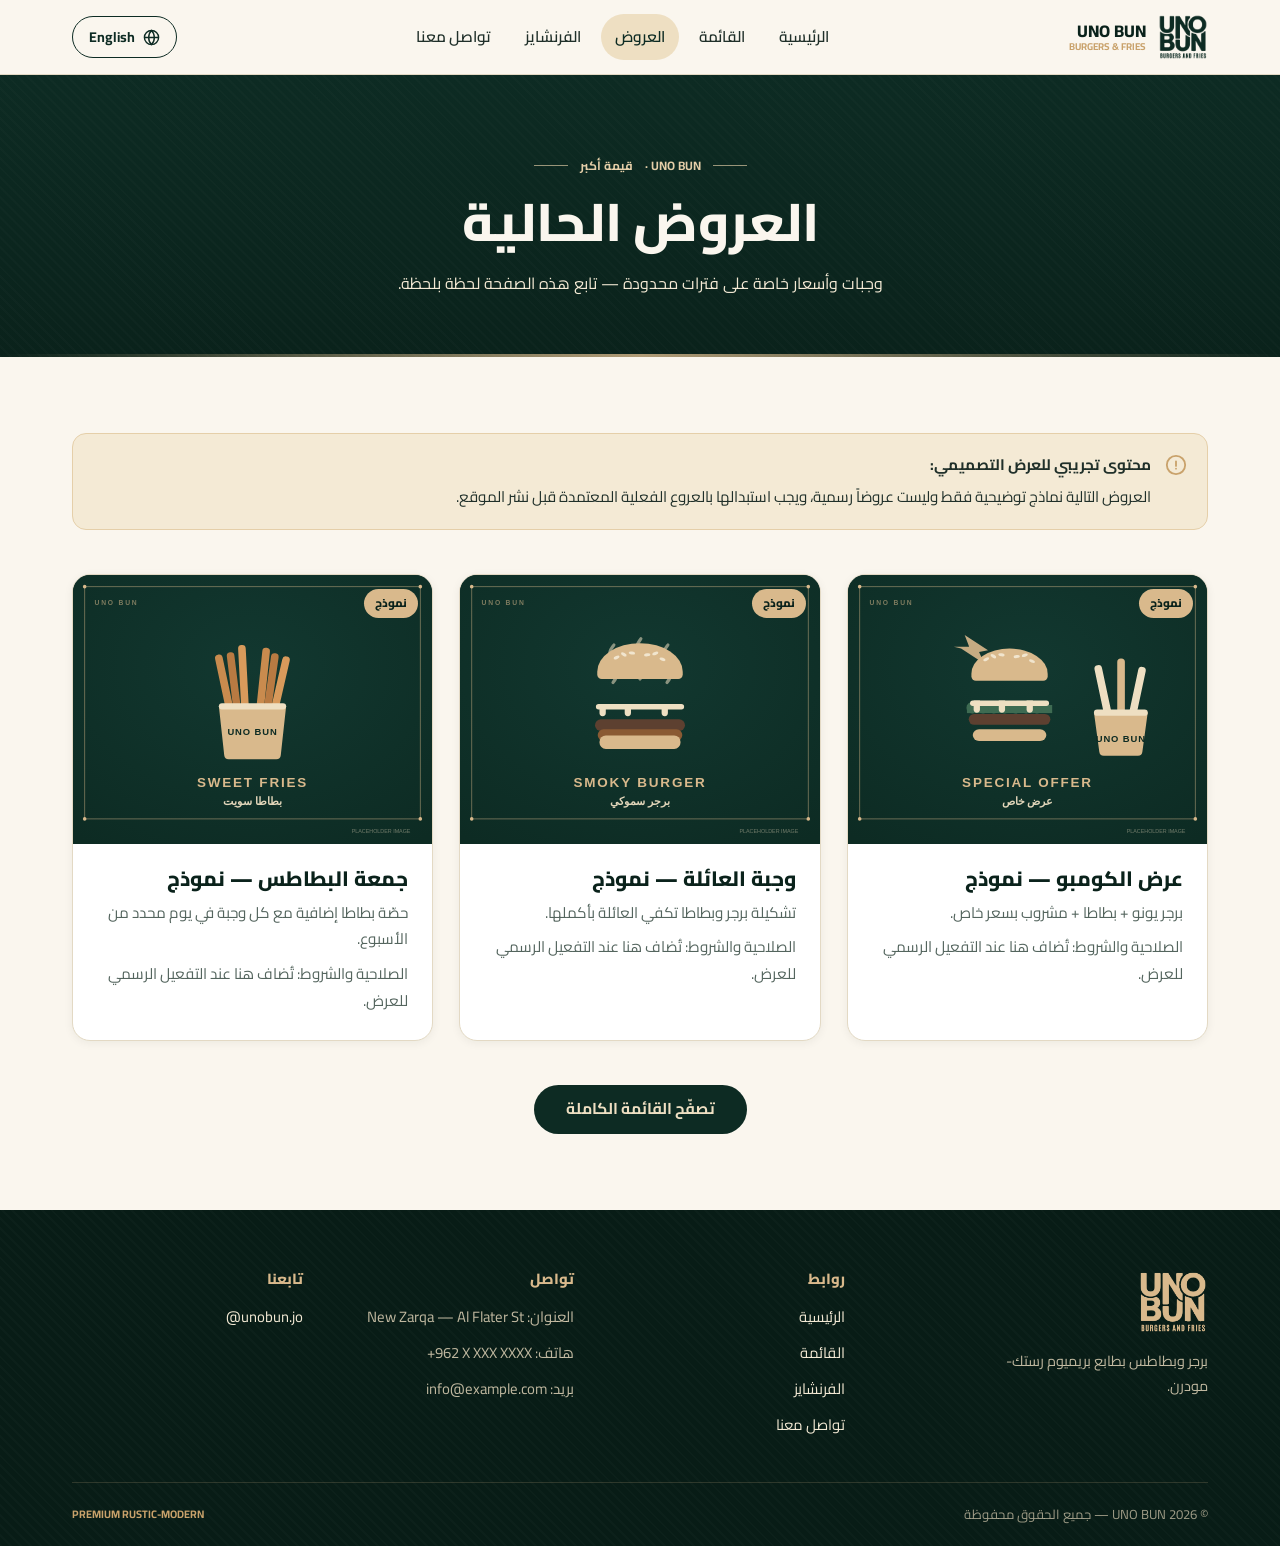
<file: offers.html>
<!DOCTYPE html>
<html lang="ar" dir="rtl">
<head>
  <meta charset="utf-8">
  <meta name="viewport" content="width=device-width, initial-scale=1">
  <script>document.documentElement.classList.add("js");</script>
  <!-- TODO(owner): replace sample offers with real, approved promotions
       before publishing. See docs/CONTENT-EDITING.md -->
  <title data-ar="العروض | UNO BUN" data-en="Offers | UNO BUN">العروض | UNO BUN</title>
  <meta name="description" content="عروض أونو بان الحالية على البرجر والبطاطا — محتوى تجريبي يُستبدل بالعروض الرسمية."
        data-ar="عروض أونو بن على البرجر والبطاطا — تابعنا لمعرفة أحدث العروض."
        data-en="UNO BUN promotions on burgers and fries — follow us for the latest offers."
        data-attrs="content">
  <meta name="theme-color" content="#0D2B23">
  <link rel="canonical" href="https://uno-bun.vortishop.com/offers.html">
  <meta property="og:type" content="website">
  <meta property="og:site_name" content="UNO BUN">
  <meta property="og:locale" content="ar_JO">
  <meta property="og:locale:alternate" content="en_US">
  <meta property="og:title" content="العروض | UNO BUN">
  <meta property="og:description" content="عروض أونو بن على البرجر والبطاطا — تابعنا لمعرفة أحدث العروض.">
  <meta property="og:url" content="https://uno-bun.vortishop.com/offers.html">
  <meta property="og:image" content="https://uno-bun.vortishop.com/assets/images/og-image.jpg">
  <meta property="og:image:width" content="1200">
  <meta property="og:image:height" content="630">
  <meta property="og:image:alt" content="وجبة برجر أونو بن مع البطاطا والكيس ذي العلامة التجارية">
  <link rel="icon" type="image/png" sizes="32x32" href="assets/images/favicon-32.png">
  <link rel="icon" type="image/png" sizes="48x48" href="assets/images/favicon-48.png">
  <link rel="apple-touch-icon" href="assets/images/apple-touch-icon.png">
  <link rel="preconnect" href="https://fonts.googleapis.com">
  <link rel="preconnect" href="https://fonts.gstatic.com" crossorigin>
  <link href="https://fonts.googleapis.com/css2?family=Cairo:wght@400;600;700;800;900&amp;family=Oswald:wght@500;600;700&amp;display=swap" rel="stylesheet">
  <link rel="stylesheet" href="assets/css/style.css">
</head>
<body>
  <a class="skip-link" href="#main">
    <span class="lang-ar">تخطَّ إلى المحتوى</span><span class="lang-en">Skip to content</span>
  </a>

  <!-- ======================================================= HEADER -->
  <header class="site-header">
    <div class="container header-inner">
      <a class="brand" href="index.html" aria-label="UNO BUN — الصفحة الرئيسية | Home">
        <img src="assets/images/logo-forest.png" alt="شعار أونو بن | UNO BUN logo" width="50" height="46">
        <span class="brand-text">
          <span class="brand-name">UNO BUN</span>
          <span class="brand-tagline">Burgers &amp; Fries</span>
        </span>
      </a>

      <nav class="site-nav" id="site-nav" aria-label="التنقل الرئيسي | Main navigation">
        <ul>
          <li><a href="index.html"><span class="lang-ar">الرئيسية</span><span class="lang-en">Home</span></a></li>
          <li><a href="menu.html"><span class="lang-ar">القائمة</span><span class="lang-en">Menu</span></a></li>
          <li><a href="offers.html" aria-current="page"><span class="lang-ar">العروض</span><span class="lang-en">Offers</span></a></li>
          <li><a href="franchise.html"><span class="lang-ar">الفرنشايز</span><span class="lang-en">Franchise</span></a></li>
          <li><a href="contact.html"><span class="lang-ar">تواصل معنا</span><span class="lang-en">Contact</span></a></li>
        </ul>
      </nav>

      <div class="header-actions">
        <button class="lang-toggle" type="button" data-lang-toggle
                aria-label="تغيير اللغة | Switch language" title="English / العربية">
          <svg width="17" height="17" viewBox="0 0 24 24" fill="none" stroke="currentColor" stroke-width="2" aria-hidden="true">
            <circle cx="12" cy="12" r="10"/><path d="M2 12h20M12 2c2.7 2.7 4 6.2 4 10s-1.3 7.3-4 10c-2.7-2.7-4-6.2-4-10s1.3-7.3 4-10z"/>
          </svg>
          <span class="lang-ar">English</span><span class="lang-en">العربية</span>
        </button>
        <button class="nav-toggle" id="nav-toggle" type="button" aria-expanded="false" aria-controls="site-nav">
          <span class="bars" aria-hidden="true"></span>
          <span class="visually-hidden"><span class="lang-ar">فتح القائمة</span><span class="lang-en">Open menu</span></span>
        </button>
      </div>
    </div>
  </header>

  <main id="main">
    <!-- ================================================== PAGE BAND -->
    <section class="band">
      <div class="container">
        <p class="kicker">UNO BUN &middot; <span class="lang-ar">قيمة أكبر</span><span class="lang-en">More Value</span></p>
        <h1>
          <span class="lang-ar">العروض الحالية</span>
          <span class="lang-en">Current Offers</span>
        </h1>
        <p>
          <span class="lang-ar">وجبات وأسعار خاصة على فترات محدودة — تابع هذه الصفحة لحظة بلحظة.</span>
          <span class="lang-en">Special meals and prices for a limited time — keep an eye on this page.</span>
        </p>
      </div>
    </section>

    <!-- =============================================== OFFERS LIST -->
    <section class="section" aria-label="العروض | Offers">
      <div class="container">
        <!-- IMPORTANT: the cards below are editable SAMPLE placeholders.
             No official discounts or promotions have been supplied yet.
             Replace them with real, approved offers (with validity dates
             and conditions) before publishing. See docs/CONTENT-EDITING.md -->
        <div class="notice reveal" style="margin-block-end:44px;">
          <svg width="22" height="22" viewBox="0 0 24 24" fill="none" stroke="currentColor" stroke-width="2" stroke-linecap="round" stroke-linejoin="round" aria-hidden="true"><circle cx="12" cy="12" r="10"/><path d="M12 8v5M12 16h.01"/></svg>
          <div>
            <p><strong><span class="lang-ar">محتوى تجريبي للعرض التصميمي:</span><span class="lang-en">Sample content for design preview:</span></strong></p>
            <p>
              <span class="lang-ar">العروض التالية نماذج توضيحية فقط وليست عروضاً رسمية، ويجب استبدالها بالعروع الفعلية المعتمدة قبل نشر الموقع.</span>
              <span class="lang-en">The offers below are illustrative samples only — not official promotions. They must be replaced with approved, real offers before the website goes live.</span>
            </p>
          </div>
        </div>

        <div class="grid grid--3">
          <article class="card reveal">
            <figure class="card-media">
              <img src="assets/images/offer-placeholder.svg"
                   alt="صورة توضيحية لعرض الكومبو | Illustration of the combo offer"
                   width="800" height="600" loading="lazy">
              <span class="badge"><span class="lang-ar">نموذج</span><span class="lang-en">Sample</span></span>
            </figure>
            <div class="card-body">
              <h3><span class="lang-ar">عرض الكومبو — نموذج</span><span class="lang-en">Combo Meal Offer — Sample</span></h3>
              <p>
                <span class="lang-ar">برجر يونو + بطاطا + مشروب بسعر خاص.</span>
                <span class="lang-en">Uno Burger + fries + a drink at a special price.</span>
              </p>
              <p>
                <span class="lang-ar">الصلاحية والشروط: تُضاف هنا عند التفعيل الرسمي للعرض.</span>
                <span class="lang-en">Validity &amp; conditions: added here upon official activation.</span>
              </p>
            </div>
          </article>

          <article class="card reveal">
            <figure class="card-media">
              <img src="assets/images/smoky-burger-placeholder.svg"
                   alt="صورة توضيحية لعرض وجبة العائلة | Illustration of the family bundle offer"
                   width="800" height="600" loading="lazy">
              <span class="badge"><span class="lang-ar">نموذج</span><span class="lang-en">Sample</span></span>
            </figure>
            <div class="card-body">
              <h3><span class="lang-ar">وجبة العائلة — نموذج</span><span class="lang-en">Family Bundle — Sample</span></h3>
              <p>
                <span class="lang-ar">تشكيلة برجر وبطاطا تكفي العائلة بأكملها.</span>
                <span class="lang-en">A burger and fries spread for the whole family.</span>
              </p>
              <p>
                <span class="lang-ar">الصلاحية والشروط: تُضاف هنا عند التفعيل الرسمي للعرض.</span>
                <span class="lang-en">Validity &amp; conditions: added here upon official activation.</span>
              </p>
            </div>
          </article>

          <article class="card reveal">
            <figure class="card-media">
              <img src="assets/images/sweet-fries-placeholder.svg"
                   alt="صورة توضيحية لعرض جمعة البطاطس | Illustration of the fries-day offer"
                   width="800" height="600" loading="lazy">
              <span class="badge"><span class="lang-ar">نموذج</span><span class="lang-en">Sample</span></span>
            </figure>
            <div class="card-body">
              <h3><span class="lang-ar">جمعة البطاطس — نموذج</span><span class="lang-en">Fries Day — Sample</span></h3>
              <p>
                <span class="lang-ar">حصّة بطاطا إضافية مع كل وجبة في يوم محدد من الأسبوع.</span>
                <span class="lang-en">An extra portion of fries with every meal on a selected weekday.</span>
              </p>
              <p>
                <span class="lang-ar">الصلاحية والشروط: تُضاف هنا عند التفعيل الرسمي للعرض.</span>
                <span class="lang-en">Validity &amp; conditions: added here upon official activation.</span>
              </p>
            </div>
          </article>
        </div>

        <p class="center mt-4 reveal">
          <a class="btn btn--primary" href="menu.html">
            <span class="lang-ar">تصفّح القائمة الكاملة</span><span class="lang-en">View The Full Menu</span>
          </a>
        </p>
      </div>
    </section>
</main>

  <!-- ========================================================= FOOTER -->
  <footer class="site-footer">
    <div class="container">
      <div class="footer-grid">
        <div class="footer-brand">
          <img src="assets/images/logo-sand.png" alt="شعار أونو بن | UNO BUN logo" width="70" height="64" loading="lazy">
          <p>
            <span class="lang-ar">برجر وبطاطس بطابع بريميوم رستك-مودرن.</span>
            <span class="lang-en">Premium rustic-modern burgers &amp; fries.</span>
          </p>
        </div>
        <nav class="footer-col" aria-label="روابط الموقع | Site links">
          <h3><span class="lang-ar">روابط</span><span class="lang-en">Explore</span></h3>
          <ul>
            <li><a href="index.html"><span class="lang-ar">الرئيسية</span><span class="lang-en">Home</span></a></li>
            <li><a href="menu.html"><span class="lang-ar">القائمة</span><span class="lang-en">Menu</span></a></li>
            
            <li><a href="franchise.html"><span class="lang-ar">الفرنشايز</span><span class="lang-en">Franchise</span></a></li>
            <li><a href="contact.html"><span class="lang-ar">تواصل معنا</span><span class="lang-en">Contact</span></a></li>
          </ul>
        </nav>
        <div class="footer-col">
          <h3><span class="lang-ar">تواصل</span><span class="lang-en">Contact</span></h3>
          <ul>
            <li><span class="lang-ar">العنوان:</span><span class="lang-en">Address:</span> <span dir="ltr">New Zarqa — Al Flater St</span></li>
            <li><span class="lang-ar">هاتف:</span><span class="lang-en">Phone:</span> <span dir="ltr">+962 X XXX XXXX</span></li>
            <li><span class="lang-ar">بريد:</span><span class="lang-en">Email:</span> <span dir="ltr">info@example.com</span></li>
          </ul>
        </div>
        <div class="footer-col">
          <h3><span class="lang-ar">تابعنا</span><span class="lang-en">Follow</span></h3>
          <ul>
            <!-- TODO(owner): verify the official account + add other platforms -->
            <li><a href="https://www.instagram.com/unobun.jo" target="_blank" rel="noopener" dir="ltr">@unobun.jo</a></li>
            <!-- Add official Facebook / TikTok links here when available:
            <li><a href="https://..." target="_blank" rel="noopener">Facebook</a></li>
            -->
          </ul>
        </div>
      </div>
      <div class="footer-bottom">
        <p>© <span data-year="2026">2026</span> UNO BUN — <span class="lang-ar">جميع الحقوق محفوظة</span><span class="lang-en">All rights reserved</span></p>
        <p class="kicker-mini">Premium Rustic-Modern</p>
      </div>
    </div>
  </footer>

  <script src="assets/js/i18n.js"></script>
  <script src="assets/js/common.js"></script>
</body>
</html>
</file>
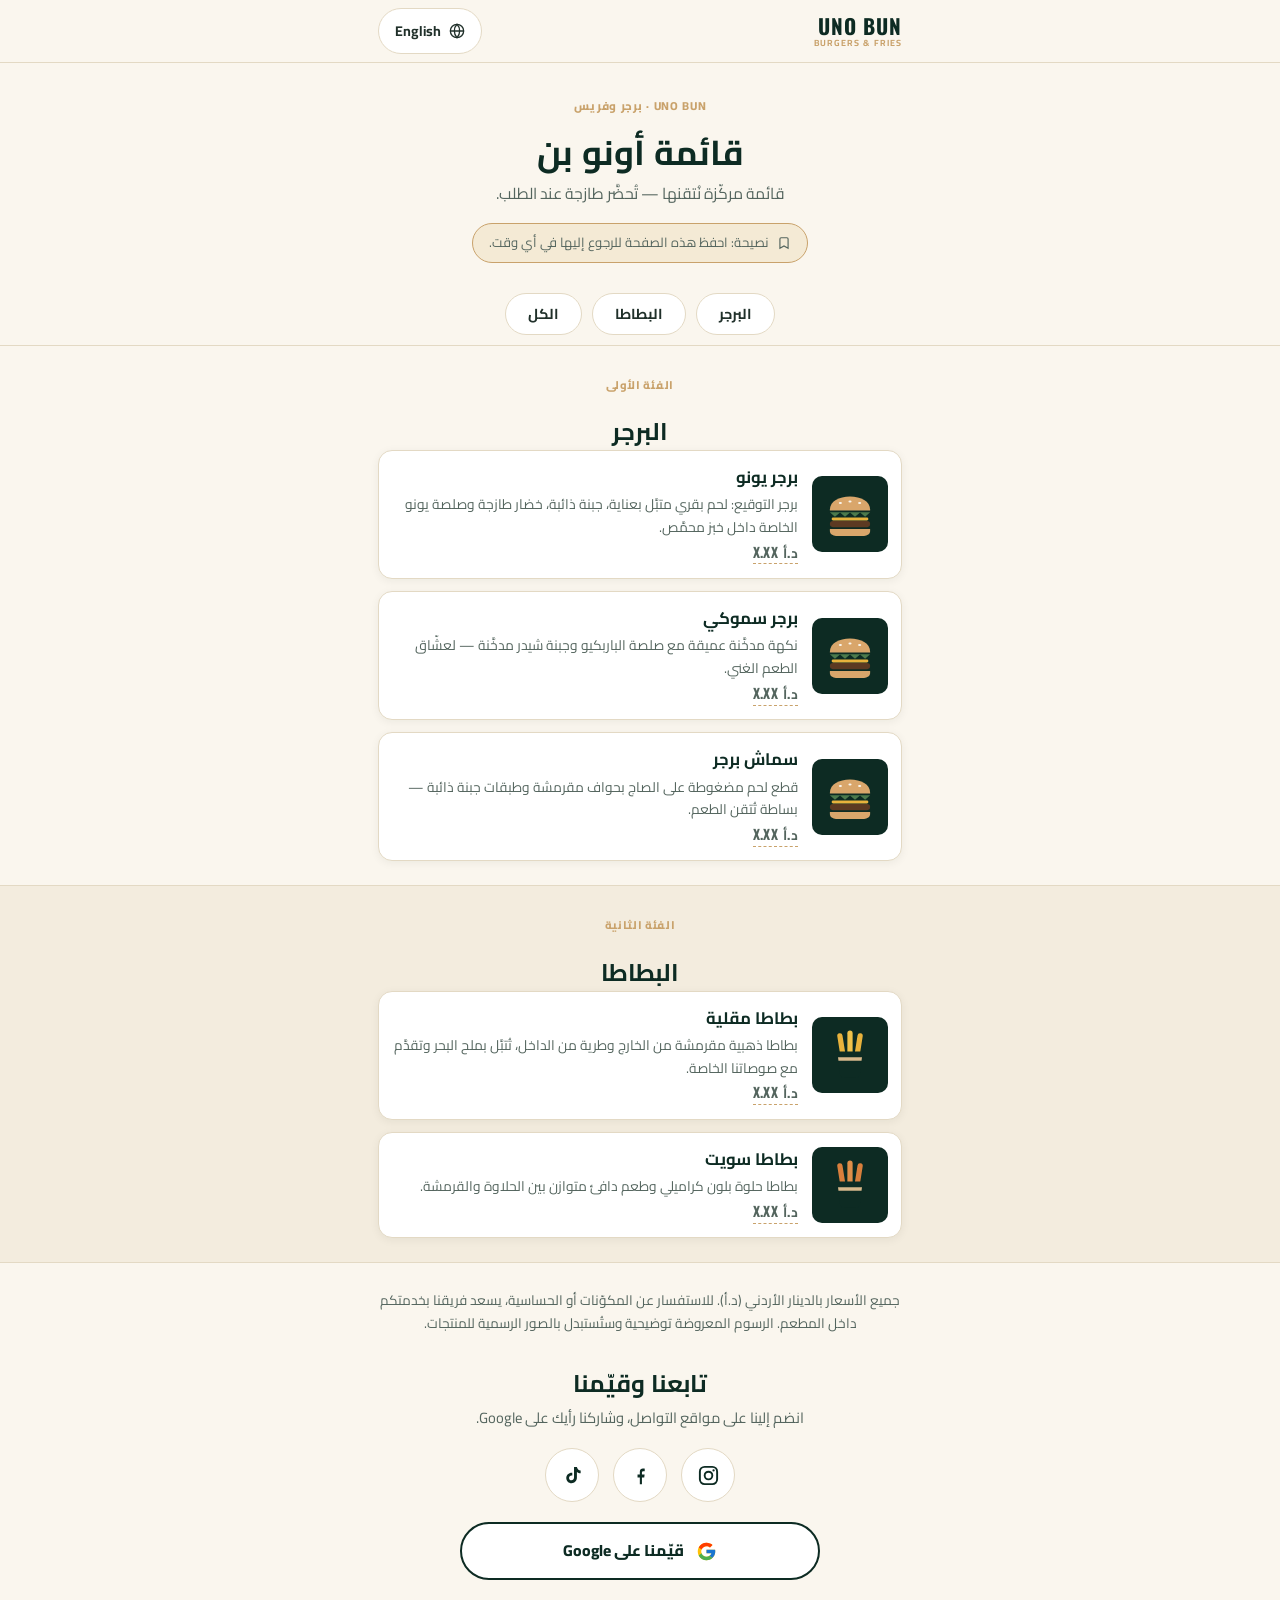
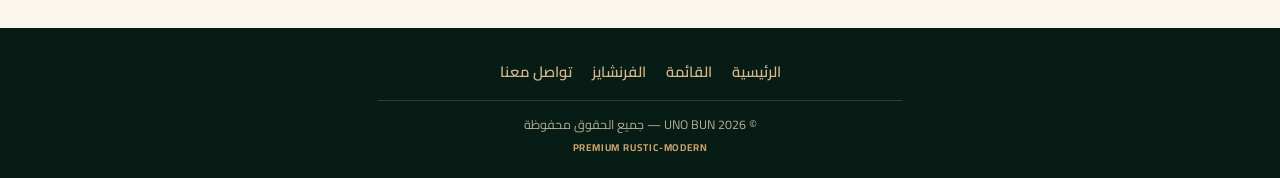
<file: QRMenu.html>
<!DOCTYPE html>
<html lang="ar" dir="rtl">
<head>
  <meta charset="utf-8">
  <meta name="viewport" content="width=device-width, initial-scale=1">
  <!-- ============================================================
       UNO BUN — QRMenu.html
       Customer-facing QR landing page: guests scan the printed QR
       code (assets/images/qr-menu.svg/.png) and land here.

       SELF-CONTAINED by design: all CSS, icons and the language
       toggle are inline, so this single file works both inside the
       website folder AND standalone (hosted anywhere, linked from
       any QR generator). Only the Google Font is external, with a
       system-font fallback.

       TODO(owner) before publishing — clearly-marked placeholders:
       1. Google review button: replace REPLACE-WITH-YOUR-GOOGLE-PLACE-ID
          (see docs/CONTENT-EDITING.md § QR Menu → Google Review).
       2. Facebook + TikTok buttons: replace the placeholder URLs with
          the official pages, or delete those buttons if unused.
       3. Instagram handle is pre-filled from brand materials
          (@unobun.jo) — verify it is the official account.
       4. Prices: every "X.XX" below is a PLACEHOLDER shown in Jordanian
          Dinar (JOD / د.أ) — replace each X.XX with the official price.
       No ordering / payment / data collection exists on this page.
       ============================================================ -->
  <title data-ar="قائمة QR | UNO BUN" data-en="QR Menu | UNO BUN" data-attrs="text">قائمة QR | UNO BUN</title>
  <meta name="description" content="قائمة أونو بن للهاتف: امسح رمز QR لتصفح البرجر والبطاطا، تابعنا على مواقع التواصل وقيّمنا على Google."
        data-ar="قائمة أونو بن للهاتف: امسح رمز QR لتصفح البرجر والبطاطا، تابعنا على مواقع التواصل وقيّمنا على Google."
        data-en="The UNO BUN phone menu: scan the QR code to browse burgers and fries, follow us on social media and rate us on Google."
        data-attrs="content">
  <meta name="theme-color" content="#0D2B23">
  <link rel="canonical" href="https://uno-bun.vortishop.com/QRMenu.html">
  <meta property="og:type" content="website">
  <meta property="og:site_name" content="UNO BUN">
  <meta property="og:locale" content="ar_JO">
  <meta property="og:locale:alternate" content="en_US">
  <meta property="og:title" content="قائمة QR | UNO BUN">
  <meta property="og:description" content="قائمة أونو بن للهاتف: امسح رمز QR لتصفح البرجر والبطاطا.">
  <meta property="og:url" content="https://uno-bun.vortishop.com/QRMenu.html">
  <meta property="og:image" content="https://uno-bun.vortishop.com/assets/images/og-image.jpg">
  <meta property="og:image:width" content="1200">
  <meta property="og:image:height" content="630">
  <meta property="og:image:alt" content="قائمة أونو بن عبر رمز QR | UNO BUN QR menu">
  <link rel="icon" type="image/png" sizes="32x32" href="assets/images/favicon-32.png">
  <link rel="icon" type="image/png" sizes="48x48" href="assets/images/favicon-48.png">
  <link rel="apple-touch-icon" href="assets/images/apple-touch-icon.png">
  <link rel="preconnect" href="https://fonts.googleapis.com">
  <link rel="preconnect" href="https://fonts.gstatic.com" crossorigin>
  <link href="https://fonts.googleapis.com/css2?family=Cairo:wght@400;600;700;800&amp;family=Oswald:wght@500;600;700&amp;display=swap" rel="stylesheet">
  <style>
    /* ---- Brand tokens (same palette as the main site) ---- */
    :root{
      --forest:#0D2B23; --forest-deep:#081C16; --forest-soft:#1A4A3C;
      --sand:#D9B98C; --sand-2:#C9A26B; --sand-light:#F4EAD5;
      --cream:#FAF6EE; --cream-2:#F3ECDE;
      --ink:#20302A; --ink-soft:#54655E; --line:#E3D9C4;
      --white:#FFFFFF; --radius:14px;
      --shadow:0 2px 10px rgba(8,28,22,.06);
      --shadow-2:0 6px 18px rgba(8,28,22,.12);
    }
    *{box-sizing:border-box;margin:0;padding:0}
    html{scroll-behavior:smooth}
    body{
      font-family:'Cairo','Segoe UI',Tahoma,Arial,sans-serif;
      background:var(--cream); color:var(--ink);
      line-height:1.65; -webkit-text-size-adjust:100%;
    }
    /* ---- Bilingual pairs: Arabic default, English on toggle ---- */
    html[lang="ar"] .lang-en{display:none}
    html[lang="en"] .lang-ar{display:none}
    :focus-visible{outline:3px solid var(--forest-soft);outline-offset:2px}
    .wrap{max-width:560px;margin-inline:auto;padding-inline:18px}

    /* ---- Slim sticky header ---- */
    .qr-head{position:sticky;top:0;z-index:50;background:rgba(250,246,238,.97);border-block-end:1px solid var(--line)}
    .qr-head .wrap{display:flex;align-items:center;justify-content:space-between;gap:12px;min-height:62px}
    .brand{display:flex;flex-direction:column;line-height:1.1;text-decoration:none}
    .brand b{font-family:'Oswald','Cairo',sans-serif;font-weight:700;font-size:1.3rem;letter-spacing:.05em;color:var(--forest)}
    .brand span{font-size:.56rem;letter-spacing:.3em;text-transform:uppercase;color:var(--sand-2);font-weight:700}
    html[lang="ar"] .brand span{letter-spacing:.12em}
    .lang-btn{
      display:inline-flex;align-items:center;gap:8px;
      padding:9px 16px;border-radius:999px;border:1.5px solid var(--line);
      background:var(--white);color:var(--ink);
      font-family:inherit;font-weight:700;font-size:.88rem;cursor:pointer;
      transition:border-color .16s ease,background-color .16s ease;
    }
    .lang-btn:hover{border-color:var(--sand-2);background:var(--sand-light)}

    /* ---- Intro ---- */
    .intro{padding-block:34px 20px;text-align:center}
    .kicker{font-size:.72rem;font-weight:800;letter-spacing:.24em;text-transform:uppercase;color:var(--sand-2)}
    html[lang="ar"] .kicker{letter-spacing:.06em}
    h1{font-family:'Oswald','Cairo',sans-serif;font-size:2.15rem;line-height:1.25;color:var(--forest);margin-block:.35em .3em}
    .lead{color:var(--ink-soft);font-size:.98rem}
    .tip{
      display:inline-flex;align-items:center;gap:8px;margin-block-start:16px;
      padding:8px 16px;background:var(--sand-light);border:1px solid var(--sand-2);
      border-radius:999px;font-size:.82rem;color:var(--ink-soft);
    }

    /* ---- Sticky category chips ---- */
    .chips-wrap{position:sticky;top:61px;z-index:40;background:rgba(250,246,238,.97);border-block-end:1px solid var(--line);padding-block:10px}
    .chips{display:flex;flex-wrap:wrap;justify-content:center;gap:10px}
    .chips a{
      padding:8px 22px;border-radius:999px;border:1.5px solid var(--line);
      background:var(--white);color:var(--ink);font-weight:700;font-size:.9rem;text-decoration:none;
      transition:border-color .16s ease,background-color .16s ease;
    }
    .chips a:hover{border-color:var(--sand-2);background:var(--sand-light)}

    /* ---- Menu items ---- */
    .cat{padding-block:30px 10px;scroll-margin-block-start:126px}
    .cat-alt{background:var(--cream-2);margin-block:14px 0;padding-block:30px 24px;border-block:1px solid var(--line)}
    h2{font-family:'Oswald','Cairo',sans-serif;font-size:1.5rem;color:var(--forest);text-align:center}
    .cat-sub{text-align:center;font-size:.7rem;font-weight:800;letter-spacing:.22em;text-transform:uppercase;color:var(--sand-2);margin-block-end:16px}
    html[lang="ar"] .cat-sub{letter-spacing:.06em}
    .list{display:grid;gap:12px}
    .item{
      display:grid;grid-template-columns:76px 1fr;gap:14px;align-items:center;
      background:var(--white);border:1px solid var(--line);border-radius:var(--radius);
      padding:13px;box-shadow:var(--shadow);
    }
    .thumb{inline-size:76px;block-size:76px;border-radius:10px;background:var(--forest);display:grid;place-items:center;overflow:hidden}
    .thumb svg{inline-size:56px;block-size:56px}
    .item h3{font-size:1.04rem;color:var(--forest)}
    .item p{font-size:.86rem;color:var(--ink-soft);margin-block-start:2px}
    /* Placeholder price (JOD): the dashed underline marks it as
       "to be confirmed" — switch it to a solid border once the
       official price list is in. */
    .price{
      display:inline-block;margin-block-start:8px;
      font-family:'Oswald','Cairo',sans-serif;font-weight:700;font-size:1.02rem;
      letter-spacing:.03em;color:var(--forest);
      border-block-end:1px dashed var(--sand-2);cursor:help;
    }
    .note{margin-block:26px 0;text-align:center;font-size:.85rem;color:var(--ink-soft)}

    /* ---- Social + Google review ---- */
    .socials{padding-block:28px 10px;text-align:center}
    .socials h2{margin-block-end:4px}
    .socials .sub{color:var(--ink-soft);font-size:.92rem}
    .icon-row{display:flex;justify-content:center;gap:14px;margin-block-start:18px}
    .icon-btn{
      inline-size:54px;block-size:54px;border-radius:50%;
      border:1.5px solid var(--line);background:var(--white);color:var(--forest);
      display:grid;place-items:center;text-decoration:none;
      transition:background-color .18s ease,color .18s ease,border-color .18s ease,transform .18s ease;
    }
    .icon-btn:hover{background:var(--forest);border-color:var(--forest);color:var(--sand-light);transform:translateY(-3px)}
    .icon-btn svg{inline-size:23px;block-size:23px}
    .review{
      display:flex;align-items:center;justify-content:center;gap:12px;
      margin:20px auto 0;max-inline-size:360px;padding:14px 22px;
      border-radius:999px;background:var(--white);border:2px solid var(--forest);
      color:var(--forest);font-weight:800;font-size:.98rem;text-decoration:none;
      transition:background-color .18s ease,color .18s ease,transform .18s ease;
    }
    .review:hover{background:var(--forest);color:var(--sand-light);transform:translateY(-2px)}
    .review svg{inline-size:21px;block-size:21px;flex:none}

    /* ---- Mini footer ---- */
    .qr-foot{margin-block-start:38px;background:var(--forest-deep);color:var(--sand);text-align:center;padding-block:30px 22px}
    .qr-foot .links{display:flex;flex-wrap:wrap;justify-content:center;gap:8px 20px;list-style:none}
    .qr-foot .links a{color:var(--sand);text-decoration:none;font-weight:600;font-size:.92rem}
    .qr-foot .links a:hover{color:var(--sand-light)}
    .qr-foot .copy{margin-block-start:16px;padding-block-start:14px;border-block-start:1px solid rgba(238,223,194,.18);font-size:.78rem;color:rgba(238,223,194,.75)}
    .kmini{font-size:.62rem;letter-spacing:.2em;text-transform:uppercase;color:var(--sand-2);font-weight:700;margin-block-start:4px}
    html[lang="ar"] .kmini{letter-spacing:.08em}

    @media (max-width:420px){
      h1{font-size:1.85rem}
      .item{grid-template-columns:64px 1fr;gap:12px;padding:11px}
      .thumb{inline-size:64px;block-size:64px}
      .thumb svg{inline-size:48px;block-size:48px}
    }
  </style>
</head>
<body id="top">
  <a class="skip-link" href="#main" style="position:absolute;inset-inline-start:-9999px;top:0;background:var(--forest);color:var(--sand-light);padding:10px 18px;border-radius:0 0 10px 0;z-index:99" onfocus="this.style.insetInlineStart='0'" onblur="this.style.insetInlineStart='-9999px'">
    <span class="lang-ar">تخطَّ إلى المحتوى</span><span class="lang-en">Skip to content</span>
  </a>

  <!-- ============================== SLIM HEADER ============================== -->
  <header class="qr-head">
    <div class="wrap">
      <a class="brand" href="index.html" aria-label="UNO BUN — الصفحة الرئيسية | Home">
        <b>UNO BUN</b>
        <span>Burgers &amp; Fries</span>
      </a>
      <button class="lang-btn" type="button" data-lang-toggle
              aria-label="تغيير اللغة | Switch language" title="English / العربية">
        <svg width="16" height="16" viewBox="0 0 24 24" fill="none" stroke="currentColor" stroke-width="2" aria-hidden="true">
          <circle cx="12" cy="12" r="10"/><path d="M2 12h20M12 2c2.7 2.7 4 6.2 4 10s-1.3 7.3-4 10c-2.7-2.7-4-6.2-4-10s1.3-7.3 4-10z"/>
        </svg>
        <span class="lang-ar">English</span><span class="lang-en">العربية</span>
      </button>
    </div>
  </header>

  <main id="main">
    <!-- ================================ INTRO ============================== -->
    <section class="intro">
      <div class="wrap">
        <p class="kicker">UNO BUN &middot; <span class="lang-ar">برجر وفريس</span><span class="lang-en">Burgers &amp; Fries</span></p>
        <h1>
          <span class="lang-ar">قائمة أونو بن</span>
          <span class="lang-en">The UNO BUN Menu</span>
        </h1>
        <p class="lead">
          <span class="lang-ar">قائمة مركّزة نُتقنها — تُحضَّر طازجة عند الطلب.</span>
          <span class="lang-en">A focused menu, perfected — prepared fresh to order.</span>
        </p>
        <p class="tip">
          <svg width="14" height="14" viewBox="0 0 24 24" fill="none" stroke="currentColor" stroke-width="2" aria-hidden="true">
            <path d="M19 21l-7-4-7 4V5a2 2 0 0 1 2-2h10a2 2 0 0 1 2 2z"/>
          </svg>
          <span class="lang-ar">نصيحة: احفظ هذه الصفحة للرجوع إليها في أي وقت.</span>
          <span class="lang-en">Tip: bookmark this page to come back anytime.</span>
        </p>
      </div>
    </section>

    <!-- ====================== CATEGORY SHORTCUTS (anchors) ================ -->
    <nav class="chips-wrap" aria-label="تصفح حسب الفئة | Browse by category">
      <div class="wrap">
        <div class="chips">
          <a href="#burgers"><span class="lang-ar">البرجر</span><span class="lang-en">Burgers</span></a>
          <a href="#fries"><span class="lang-ar">البطاطا</span><span class="lang-en">Fries</span></a>
          <a href="#top"><span class="lang-ar">الكل</span><span class="lang-en">All</span></a>
        </div>
      </div>
    </nav>

    <!-- ================================ BURGERS ============================ -->
    <section class="cat" id="burgers" aria-labelledby="t-burgers">
      <div class="wrap">
        <p class="cat-sub"><span class="lang-ar">الفئة الأولى</span><span class="lang-en">Category 01</span></p>
        <h2 id="t-burgers"><span class="lang-ar">البرجر</span><span class="lang-en">Burgers</span></h2>
        <div class="list">
          <!-- NOTE: prices are shown as PLACEHOLDERS in Jordanian Dinar
               (JOD / د.أ). "X.XX" is intentional — it is NOT a real price.
               TODO(owner): replace each X.XX with the official price, then
               delete the data-placeholder attribute (or make the dashed
               underline solid) once the price list is confirmed. -->
          <article class="item">
            <span class="thumb" aria-hidden="true">
              <svg viewBox="0 0 64 64"><use href="#i-burger"/></svg>
            </span>
            <div>
              <h3><span class="lang-ar">برجر يونو</span><span class="lang-en">Uno Burger</span></h3>
              <p>
                <span class="lang-ar">برجر التوقيع: لحم بقري متبَّل بعناية، جبنة ذائبة، خضار طازجة وصلصة يونو الخاصة داخل خبز محمَّص.</span>
                <span class="lang-en">The signature stack: seasoned beef, melted cheese, fresh toppings and our signature UNO sauce in a toasted bun.</span>
              </p>
              <!-- TODO(owner): official price in JOD -->
              <p class="price" dir="ltr" data-placeholder="true"><span class="lang-ar">X.XX د.أ</span><span class="lang-en">X.XX JOD</span></p>
            </div>
          </article>
          <article class="item">
            <span class="thumb" aria-hidden="true">
              <svg viewBox="0 0 64 64"><use href="#i-burger"/></svg>
            </span>
            <div>
              <h3><span class="lang-ar">برجر سموكي</span><span class="lang-en">Smoky Burger</span></h3>
              <p>
                <span class="lang-ar">نكهة مدخَّنة عميقة مع صلصة الباربكيو وجبنة شيدر مدخَّنة — لعشّاق الطعم الغني.</span>
                <span class="lang-en">Deep smoky flavor with BBQ sauce and smoked cheddar — built for rich-flavor lovers.</span>
              </p>
              <!-- TODO(owner): official price in JOD -->
              <p class="price" dir="ltr" data-placeholder="true"><span class="lang-ar">X.XX د.أ</span><span class="lang-en">X.XX JOD</span></p>
            </div>
          </article>
          <article class="item">
            <span class="thumb" aria-hidden="true">
              <svg viewBox="0 0 64 64"><use href="#i-burger"/></svg>
            </span>
            <div>
              <h3><span class="lang-ar">سماش برجر</span><span class="lang-en">Smash Burger</span></h3>
              <p>
                <span class="lang-ar">قطع لحم مضغوطة على الصاج بحواف مقرمشة وطبقات جبنة ذائبة — بساطة تُتقن الطعم.</span>
                <span class="lang-en">Thin smashed patties with crispy edges and layers of melted cheese — simplicity perfected.</span>
              </p>
              <!-- TODO(owner): official price in JOD -->
              <p class="price" dir="ltr" data-placeholder="true"><span class="lang-ar">X.XX د.أ</span><span class="lang-en">X.XX JOD</span></p>
            </div>
          </article>
        </div>
      </div>
    </section>
    <!-- ================================= FRIES ============================= -->
    <section class="cat cat-alt" id="fries" aria-labelledby="t-fries">
      <div class="wrap">
        <p class="cat-sub"><span class="lang-ar">الفئة الثانية</span><span class="lang-en">Category 02</span></p>
        <h2 id="t-fries"><span class="lang-ar">البطاطا</span><span class="lang-en">Fries</span></h2>
        <div class="list">
          <article class="item">
            <span class="thumb" aria-hidden="true">
              <svg viewBox="0 0 64 64"><use href="#i-fries"/></svg>
            </span>
            <div>
              <h3><span class="lang-ar">بطاطا مقلية</span><span class="lang-en">French Fries</span></h3>
              <p>
                <span class="lang-ar">بطاطا ذهبية مقرمشة من الخارج وطرية من الداخل، تُتبَّل بملح البحر وتقدَّم مع صوصاتنا الخاصة.</span>
                <span class="lang-en">Golden fries — crispy outside, fluffy inside — finished with sea salt and served with our signature dips.</span>
              </p>
              <!-- TODO(owner): official price in JOD -->
              <p class="price" dir="ltr" data-placeholder="true"><span class="lang-ar">X.XX د.أ</span><span class="lang-en">X.XX JOD</span></p>
            </div>
          </article>
          <article class="item">
            <span class="thumb" aria-hidden="true">
              <svg viewBox="0 0 64 64"><use href="#i-fries-sweet"/></svg>
            </span>
            <div>
              <h3><span class="lang-ar">بطاطا سويت</span><span class="lang-en">Sweet Fries</span></h3>
              <p>
                <span class="lang-ar">بطاطا حلوة بلون كراميلي وطعم دافئ متوازن بين الحلاوة والقرمشة.</span>
                <span class="lang-en">Caramel-toned sweet potato fries with a warm, balanced sweetness and a crisp bite.</span>
              </p>
              <!-- TODO(owner): official price in JOD -->
              <p class="price" dir="ltr" data-placeholder="true"><span class="lang-ar">X.XX د.أ</span><span class="lang-en">X.XX JOD</span></p>
            </div>
          </article>
        </div>
      </div>
    </section>

    <!-- ============================== NOTE ================================ -->
    <section class="wrap">
      <p class="note">
        <span class="lang-ar">جميع الأسعار بالدينار الأردني (د.أ). للاستفسار عن المكوّنات أو الحساسية، يسعد فريقنا بخدمتكم داخل المطعم. الرسوم المعروضة توضيحية وستُستبدل بالصور الرسمية للمنتجات.</span>
        <span class="lang-en">All prices are in Jordanian Dinar (JOD). For ingredients or allergen questions, our team will gladly help you in-store. Shown illustrations are placeholders and will be replaced with official product photography.</span>
      </p>
    </section>

    <!-- ================= SOCIAL MEDIA + GOOGLE REVIEW ===================== -->
    <section class="socials" aria-labelledby="t-social">
      <div class="wrap">
        <h2 id="t-social">
          <span class="lang-ar">تابعنا وقيّمنا</span>
          <span class="lang-en">Follow Us &amp; Rate Us</span>
        </h2>
        <p class="sub">
          <span class="lang-ar">انضم إلينا على مواقع التواصل، وشاركنا رأيك على Google.</span>
          <span class="lang-en">Join us on social media, and share your feedback on Google.</span>
        </p>

        <div class="icon-row">
          <!-- TODO(owner): verify this is the official account -->
          <a class="icon-btn" href="https://www.instagram.com/unobun.jo" target="_blank" rel="noopener" aria-label="Instagram" title="Instagram">
            <svg viewBox="0 0 24 24" fill="none" stroke="currentColor" stroke-width="2" aria-hidden="true">
              <rect x="3" y="3" width="18" height="18" rx="5"/><circle cx="12" cy="12" r="4"/><circle cx="17.3" cy="6.7" r="1.2" fill="currentColor" stroke="none"/>
            </svg>
          </a>
          <!-- TODO(owner): replace with the official Facebook page URL, or delete this button -->
          <a class="icon-btn" href="https://www.facebook.com/REPLACE-WITH-OFFICIAL-PAGE" target="_blank" rel="noopener" aria-label="Facebook" title="Facebook">
            <svg viewBox="0 0 24 24" fill="currentColor" aria-hidden="true">
              <path d="M13.5 21v-7h2.4l.4-3h-2.8V9.1c0-.9.3-1.5 1.6-1.5h1.3V4.9c-.2 0-1-.1-1.9-.1-1.9 0-3.2 1.2-3.2 3.3V11H8.9v3h2.4v7h2.2z"/>
            </svg>
          </a>
          <!-- TODO(owner): replace with the official TikTok account URL, or delete this button -->
          <a class="icon-btn" href="https://www.tiktok.com/@REPLACE-WITH-OFFICIAL-HANDLE" target="_blank" rel="noopener" aria-label="TikTok" title="TikTok">
            <svg viewBox="0 0 24 24" fill="currentColor" aria-hidden="true">
              <path d="M16.6 3c.4 2 1.8 3.5 3.9 3.7v2.9c-1.5 0-2.8-.5-3.9-1.3v5.9c0 3.4-2.4 5.8-5.6 5.8-3 0-5.5-2.4-5.5-5.5 0-3.3 3-5.8 6.3-5.4v3c-.3-.1-.6-.1-.9-.1-1.4 0-2.5 1.1-2.5 2.5s1.1 2.5 2.5 2.5c1.5 0 2.7-1.1 2.7-2.8V3h3z"/>
            </svg>
          </a>
        </div>

        <!-- TODO(owner): replace REPLACE-WITH-YOUR-GOOGLE-PLACE-ID with your
             Google Business Place ID (how: docs/CONTENT-EDITING.md § QR Menu).
             The link opens Google's "write a review" flow directly. -->
        <a class="review" href="https://search.google.com/local/writereview?placeid=REPLACE-WITH-YOUR-GOOGLE-PLACE-ID" target="_blank" rel="noopener">
          <svg viewBox="0 0 48 48" aria-hidden="true">
            <path fill="#FFC107" d="M43.6 20.1H42V20H24v8h11.3C33.7 32.7 29.2 36 24 36c-6.6 0-12-5.4-12-12s5.4-12 12-12c3.1 0 5.9 1.2 8 3l5.7-5.7C34.5 6.1 29.5 4 24 4 13 4 4 13 4 24s9 20 20 20 20-9 20-20c0-1.3-.1-2.7-.4-3.9z"/>
            <path fill="#FF3D00" d="M6.3 14.7l6.6 4.8C14.7 15.1 19 12 24 12c3.1 0 5.9 1.2 8 3l5.7-5.7C34.5 6.1 29.5 4 24 4 16.3 4 9.7 8.3 6.3 14.7z"/>
            <path fill="#4CAF50" d="M24 44c5.2 0 9.9-2 13.4-5.2l-6.2-5.2C29.2 35.1 26.7 36 24 36c-5.2 0-9.6-3.3-11.3-8l-6.5 5C9.5 39.6 16.2 44 24 44z"/>
            <path fill="#1976D2" d="M43.6 20.1H42V20H24v8h11.3c-.8 2.3-2.3 4.3-4.1 5.7l6.2 5.2C36.9 39.2 44 34 44 24c0-1.3-.1-2.7-.4-3.9z"/>
          </svg>
          <span class="lang-ar">قيّمنا على Google</span>
          <span class="lang-en">Review us on Google</span>
        </a>
      </div>
    </section>
  </main>

  <!-- ============================== MINI FOOTER ============================ -->
  <footer class="qr-foot">
    <div class="wrap">
      <ul class="links">
        <li><a href="index.html"><span class="lang-ar">الرئيسية</span><span class="lang-en">Home</span></a></li>
        <li><a href="menu.html"><span class="lang-ar">القائمة</span><span class="lang-en">Menu</span></a></li>
        
        <li><a href="franchise.html"><span class="lang-ar">الفرنشايز</span><span class="lang-en">Franchise</span></a></li>
        <li><a href="contact.html"><span class="lang-ar">تواصل معنا</span><span class="lang-en">Contact</span></a></li>
      </ul>
      <p class="copy">© <span data-year="2026">2026</span> UNO BUN — <span class="lang-ar">جميع الحقوق محفوظة</span><span class="lang-en">All rights reserved</span></p>
      <p class="kmini">Premium Rustic-Modern</p>
    </div>
  </footer>

  <!-- ================= INLINE SVG ICON DEFINITIONS ======================== -->
  <svg width="0" height="0" style="position:absolute" aria-hidden="true" focusable="false">
    <defs>
      <symbol id="i-burger" viewBox="0 0 64 64">
        <path d="M9 27c0-9.5 10.4-15 23-15s23 5.5 23 15v1H9v-1z" fill="#D9A66B"/>
        <ellipse cx="21" cy="19.5" rx="1.8" ry="1.15" fill="#FAF6EE"/>
        <ellipse cx="32" cy="17.6" rx="1.8" ry="1.15" fill="#FAF6EE"/>
        <ellipse cx="43" cy="19.5" rx="1.8" ry="1.15" fill="#FAF6EE"/>
        <path d="M9 30h46l-5.7 5-5.8-4.6L37.7 35l-5.7-4.6L26.3 35l-5.7-4.6L14.8 35 9 30z" fill="#4C7A4C"/>
        <rect x="11" y="36" width="42" height="3.4" rx="1.7" fill="#E8B23C"/>
        <rect x="9" y="40" width="46" height="7" rx="3.5" fill="#5C3A22"/>
        <path d="M9 49h46v2.5c0 3.6-3.4 5.5-7 5.5H16c-3.6 0-7-1.9-7-5.5V49z" fill="#D9A66B"/>
      </symbol>
      <symbol id="i-fries" viewBox="0 0 64 64">
        <rect x="19" y="7" width="6" height="27" rx="3" fill="#E8B23C" transform="rotate(-9 22 20)"/>
        <rect x="29" y="4" width="6" height="30" rx="3" fill="#F0C24A"/>
        <rect x="39" y="7" width="6" height="27" rx="3" fill="#E8B23C" transform="rotate(9 42 20)"/>
        <path d="M17 28h30l-3.4 26a4 4 0 0 1-4 3.6H24.4a4 4 0 0 1-4-3.6L17 28z" fill="#0D2B23"/>
        <path d="M18.3 34.5h27.4l-.5 4H18.8l-.5-4z" fill="#D9B98C"/>
      </symbol>
      <symbol id="i-fries-sweet" viewBox="0 0 64 64">
        <rect x="19" y="7" width="6" height="27" rx="3" fill="#D97F3C" transform="rotate(-9 22 20)"/>
        <rect x="29" y="4" width="6" height="30" rx="3" fill="#E08F49"/>
        <rect x="39" y="7" width="6" height="27" rx="3" fill="#D97F3C" transform="rotate(9 42 20)"/>
        <path d="M17 28h30l-3.4 26a4 4 0 0 1-4 3.6H24.4a4 4 0 0 1-4-3.6L17 28z" fill="#0D2B23"/>
        <path d="M18.3 34.5h27.4l-.5 4H18.8l-.5-4z" fill="#D9B98C"/>
      </symbol>
    </defs>
  </svg>

  <!-- ============ Inline language toggle (same storage key as site) ======= -->
  <script>
  (function () {
    "use strict";
    var KEY = "uno-bun-lang";
    function apply(lang, persist) {
      lang = (lang === "en") ? "en" : "ar";
      var root = document.documentElement;
      root.setAttribute("lang", lang);
      root.setAttribute("dir", lang === "ar" ? "rtl" : "ltr");
      var nodes = document.querySelectorAll("[data-attrs]");
      for (var i = 0; i < nodes.length; i++) {
        var el = nodes[i];
        var attrs = (el.getAttribute("data-attrs") || "").split(",");
        var v = lang === "en" ? el.getAttribute("data-en") : el.getAttribute("data-ar");
        if (!v) { continue; }
        for (var j = 0; j < attrs.length; j++) {
          var name = attrs[j].trim();
          if (!name) { continue; }
          if (name === "text") { el.textContent = v; } else { el.setAttribute(name, v); }
        }
      }
      if (persist) {
        try { localStorage.setItem(KEY, lang); } catch (e) { /* private mode */ }
      }
    }
    function current() {
      return document.documentElement.getAttribute("lang") === "en" ? "en" : "ar";
    }
    var saved = null;
    try { saved = localStorage.getItem(KEY); } catch (e) { /* ignore */ }
    apply(saved || "ar", false);
    var btn = document.querySelector("[data-lang-toggle]");
    if (btn) {
      btn.addEventListener("click", function () {
        apply(current() === "ar" ? "en" : "ar", true);
      });
    }
    var ys = document.querySelectorAll("[data-year]");
    var y = String(new Date().getFullYear());
    for (var k = 0; k < ys.length; k++) { ys[k].textContent = y; }
  })();
  </script>
</body>
</html>
</file>
<file: assets/css/style.css>
/* ==========================================================================
   UNO BUN — Burgers and Fries
   style.css — shared design system
   Brand: Premium Rustic-Modern (per UNOBUN Brand Guidelines 2026)
   Palette: deep forest green + sand gold on warm cream
   RTL/LTR handled with CSS logical properties (html[lang] / [dir])
   ========================================================================== */

/* ------------------------------------------------------------ 1. Tokens -- */
:root {
  /* Brand colors (sampled from Brand Guidelines cover + logo files) */
  --forest-950: #081C16;
  --forest-900: #0A221B;
  --forest-800: #0D2B23;   /* primary brand green   */
  --forest-700: #123830;
  --forest-600: #1A4A3C;
  --forest-100: #DCE7E0;

  --sand-500: #C9A26B;     /* deep sand — borders on light */
  --sand-400: #D9B98C;     /* primary brand gold           */
  --sand-300: #E5CFA9;
  --sand-200: #EEDFC2;
  --sand-100: #F4EAD5;

  --cream:  #FAF6EE;       /* page background  */
  --cream-2:#F3ECDE;       /* alt section band */

  --ink:      #20302A;     /* body text on light */
  --ink-soft: #54655E;     /* muted text         */
  --line:     #E3D9C4;     /* hairlines on light */

  --white: #FFFFFF;
  --error: #A63B2A;
  --ok:    #2E6B4F;

  --focus-ring: var(--forest-600);

  /* Typography */
  --font-body: "Cairo", "Segoe UI", Tahoma, Arial, sans-serif;
  --font-display-en: "Oswald", "Cairo", "Segoe UI", Tahoma, Arial, sans-serif;

  /* Layout */
  --container: 1180px;
  --header-h: 74px;
  --radius-s: 10px;
  --radius-m: 14px;
  --radius-l: 18px;
  --shadow-s: 0 2px 10px rgba(8, 28, 22, .06);
  --shadow-m: 0 10px 30px rgba(8, 28, 22, .12);
  --shadow-l: 0 18px 44px rgba(8, 28, 22, .18);

  --grain: repeating-linear-gradient(45deg,
      rgba(255, 255, 255, .014) 0 2px, transparent 2px 7px);
}

/* ------------------------------------------------------------- 2. Reset -- */
*, *::before, *::after { box-sizing: border-box; }

* { margin: 0; }

html {
  -webkit-text-size-adjust: 100%;
  scroll-behavior: smooth;
  scroll-padding-block-start: calc(var(--header-h) + 16px);
}

body {
  font-family: var(--font-body);
  font-size: 1rem;
  line-height: 1.75;
  color: var(--ink);
  background: var(--cream);
  -webkit-font-smoothing: antialiased;
  min-height: 100vh;
  min-height: 100svh;
  display: flex;
  flex-direction: column;
}

main { flex: 1 0 auto; }

img, svg, video { display: block; max-width: 100%; height: auto; }

input, button, textarea, select { font: inherit; color: inherit; }

button { cursor: pointer; background: none; border: none; }

a { color: var(--forest-600); text-underline-offset: 3px; }
a:hover { color: var(--forest-800); }

h1, h2, h3, h4 {
  line-height: 1.22;
  color: var(--forest-900);
  font-weight: 800;
  overflow-wrap: break-word;
}

h1, h2 { font-size: clamp(1.9rem, 4.4vw, 3rem); }
h3 { font-size: 1.3rem; }

/* English display headings use the condensed brand voice */
html[lang="en"] h1,
html[lang="en"] h2 {
  font-family: var(--font-display-en);
  font-weight: 600;
  letter-spacing: .015em;
  text-transform: uppercase;
}

/* Arabic script must never be letter-spaced */
html[lang="ar"] { letter-spacing: 0; }
html[lang="ar"] :is(h1, h2, h3, h4, .kicker, .btn, .tab, .brand-tagline) {
  letter-spacing: 0;
}

::selection { background: var(--sand-300); color: var(--forest-900); }

/* --------------------------------------------------- 3. Language toggle -- */
/* Arabic is the default (html lang="ar"). English content is hidden in AR. */
html[lang="ar"] .lang-en { display: none; }
html[lang="en"] .lang-ar { display: none; }

/* --------------------------------------------------------- 4. Utilities -- */
.container {
  width: 100%;
  max-width: var(--container);
  margin-inline: auto;
  padding-inline: 22px;
}

.section { padding-block: 76px; }
.section-tight { padding-block: 52px; }
.section-alt { background: var(--cream-2); }

.section-head {
  max-width: 720px;
  margin-inline: auto;
  text-align: center;
  margin-block-end: 44px;
}
.section-head p { color: var(--ink-soft); margin-block-start: 12px; }

.kicker {
  display: inline-flex;
  align-items: center;
  gap: 12px;
  font-size: .76rem;
  font-weight: 700;
  letter-spacing: .18em;
  text-transform: uppercase;
  color: var(--sand-500);
}
.kicker::before, .kicker::after {
  content: "";
  inline-size: 34px;
  block-size: 1px;
  background: currentColor;
  opacity: .65;
}
.kicker--start::before { display: none; }
.kicker--plain::before, .kicker--plain::after { display: none; }

.lead { font-size: 1.08rem; color: var(--ink-soft); }

.center { text-align: center; }
.mt-1 { margin-block-start: 8px; }
.mt-2 { margin-block-start: 16px; }
.mt-3 { margin-block-start: 28px; }
.mt-4 { margin-block-start: 44px; }

.visually-hidden {
  position: absolute !important;
  width: 1px; height: 1px;
  margin: -1px; padding: 0;
  overflow: hidden;
  clip: rect(0 0 0 0);
  white-space: nowrap;
  border: 0;
}

.skip-link {
  position: absolute;
  inset-block-start: -60px;
  inset-inline-start: 12px;
  z-index: 200;
  background: var(--forest-800);
  color: var(--sand-200);
  padding: 10px 18px;
  border-radius: 0 0 var(--radius-s) var(--radius-s);
  font-weight: 700;
  transition: inset-block-start .2s ease;
}
.skip-link:focus { inset-block-start: 0; color: var(--sand-200); }

:focus-visible {
  outline: 3px solid var(--focus-ring);
  outline-offset: 2px;
  border-radius: 4px;
}
.hero :focus-visible,
.band :focus-visible,
.site-footer :focus-visible,
.cta-band :focus-visible {
  --focus-ring: var(--sand-300);
}

/* ------------------------------------------------------------ 5. Buttons -- */
.btn {
  display: inline-flex;
  align-items: center;
  justify-content: center;
  gap: 10px;
  padding: 13px 30px;
  border-radius: 999px;
  font-weight: 700;
  font-size: .98rem;
  line-height: 1.2;
  text-decoration: none;
  border: 2px solid transparent;
  transition: transform .18s ease, box-shadow .18s ease,
              background-color .18s ease, color .18s ease;
}
.btn:hover { transform: translateY(-2px); }
.btn:active { transform: translateY(0); }
.btn svg { flex: none; }

.btn--primary { background: var(--forest-800); color: var(--sand-200); }
.btn--primary:hover { background: var(--forest-600); color: var(--sand-100); box-shadow: var(--shadow-m); }

.btn--sand { background: var(--sand-400); color: var(--forest-900); }
.btn--sand:hover { background: var(--sand-300); box-shadow: var(--shadow-m); }

.btn--outline { border-color: var(--forest-800); color: var(--forest-800); background: transparent; }
.btn--outline:hover { background: var(--forest-800); color: var(--sand-200); }

.btn--ghost-light { border-color: rgba(238, 223, 194, .55); color: var(--sand-100); background: rgba(13, 43, 35, .25); }
.btn--ghost-light:hover { background: var(--sand-400); border-color: var(--sand-400); color: var(--forest-900); }

.btn--lg { padding: 15px 36px; font-size: 1.02rem; }

/* ------------------------------------------------------- 6. Site header -- */
.site-header {
  position: sticky;
  inset-block-start: 0;
  z-index: 100;
  /* NOTE: no backdrop-filter here — it would turn the header into the
     containing block for the fixed-position mobile nav panel and clip it. */
  background: rgba(250, 246, 238, .97);
  border-block-end: 1px solid var(--line);
  transition: box-shadow .25s ease;
}
.site-header.is-scrolled { box-shadow: var(--shadow-s); }

.header-inner {
  display: flex;
  align-items: center;
  justify-content: space-between;
  gap: 18px;
  min-block-size: var(--header-h);
}

.brand {
  display: inline-flex;
  align-items: center;
  gap: 12px;
  text-decoration: none;
}
.brand img { block-size: 46px; inline-size: auto; }
.brand-text { display: flex; flex-direction: column; line-height: 1.15; }
.brand-name {
  font-weight: 800;
  font-size: 1.05rem;
  color: var(--forest-900);
}
.brand-tagline {
  font-size: .62rem;
  letter-spacing: .22em;
  text-transform: uppercase;
  color: var(--sand-500);
  font-weight: 700;
}

.site-nav ul {
  list-style: none;
  margin: 0;
  padding: 0;
  display: flex;
  align-items: center;
  gap: 6px;
}
.site-nav a {
  display: block;
  padding: 10px 14px;
  text-decoration: none;
  font-weight: 600;
  font-size: .96rem;
  color: var(--ink);
  border-radius: 999px;
  transition: background-color .16s ease, color .16s ease;
}
.site-nav a:hover { background: var(--sand-100); color: var(--forest-900); }
.site-nav a[aria-current="page"] {
  color: var(--forest-800);
  background: var(--sand-200);
}

.header-actions { display: flex; align-items: center; gap: 12px; }

.lang-toggle {
  display: inline-flex;
  align-items: center;
  gap: 8px;
  padding: 8px 16px;
  border: 1.5px solid var(--forest-800);
  border-radius: 999px;
  font-weight: 700;
  font-size: .88rem;
  color: var(--forest-800);
  background: transparent;
  transition: background-color .16s ease, color .16s ease;
}
.lang-toggle:hover { background: var(--forest-800); color: var(--sand-200); }
.lang-toggle svg { flex: none; }

/* Hamburger (shown under 920px) */
.nav-toggle {
  display: none;
  inline-size: 46px;
  block-size: 46px;
  border-radius: 12px;
  position: relative;
}
.nav-toggle .bars, .nav-toggle .bars::before, .nav-toggle .bars::after {
  content: "";
  position: absolute;
  inset-inline-start: 50%;
  translate: -50% 0;
  inline-size: 22px;
  block-size: 2px;
  border-radius: 2px;
  background: var(--forest-900);
  transition: transform .22s ease, opacity .22s ease, translate .22s ease;
}
.nav-toggle .bars { top: 50%; translate: -50% -50%; }
.nav-toggle .bars::before { top: -7px; translate: -50% 0; }
.nav-toggle .bars::after { top: 7px; translate: -50% 0; }
.nav-toggle[aria-expanded="true"] .bars { background: transparent; }
.nav-toggle[aria-expanded="true"] .bars::before { top: 0; transform: rotate(45deg); }
.nav-toggle[aria-expanded="true"] .bars::after { top: 0; transform: rotate(-45deg); }

/* ------------------------------------------------------------- 7. Hero --- */
.hero {
  position: relative;
  isolation: isolate;
  display: grid;
  align-items: center;
  text-align: center;
  color: var(--sand-100);
  min-block-size: min(86svh, 780px);
  padding-block: 96px 104px;
  overflow: hidden;
}
.hero-bg {
  position: absolute;
  inset: 0;
  z-index: -2;
  inline-size: 100%;
  block-size: 100%;
  object-fit: cover;
  object-position: center;
}
.hero::after {
  content: "";
  position: absolute;
  inset: 0;
  z-index: -1;
  background:
    linear-gradient(180deg,
      rgba(8, 28, 22, .82) 0%,
      rgba(13, 43, 35, .62) 46%,
      rgba(8, 28, 22, .9) 100%),
    var(--grain);
}
.hero-inner { max-width: 860px; margin-inline: auto; }
.hero .kicker { color: var(--sand-300); }
.hero-title {
  color: var(--cream);
  font-size: clamp(2.5rem, 6.4vw, 4.4rem);
  margin-block: 18px 14px;
}
.hero-sub {
  font-size: 1.1rem;
  color: var(--sand-100);
  max-width: 60ch;
  margin-inline: auto;
}
.hero-actions {
  display: flex;
  flex-wrap: wrap;
  gap: 14px;
  justify-content: center;
  margin-block-start: 34px;
}
.hero-note {
  margin-block-start: 26px;
  font-size: .85rem;
  color: rgba(238, 223, 194, .75);
}
/* -------------------------------------------------------- 8. Page band --- */
.band {
  position: relative;
  isolation: isolate;
  background:
    var(--grain),
    linear-gradient(180deg, var(--forest-800), var(--forest-900));
  color: var(--sand-100);
  text-align: center;
  padding-block: 66px 60px;
}
.band::after {
  content: "";
  position: absolute;
  inset-inline: 0;
  inset-block-end: 0;
  block-size: 3px;
  background: linear-gradient(90deg, transparent, var(--sand-400), transparent);
  opacity: .8;
}
.band .kicker { color: var(--sand-300); }
.band h1 {
  color: var(--cream);
  margin-block-start: 14px;
  font-size: clamp(2.1rem, 5vw, 3.3rem);
}
.band p { max-width: 62ch; margin: 14px auto 0; color: var(--sand-100); }

/* --------------------------------------------------------- 9. Card grid -- */
.grid { display: grid; gap: 26px; }
.grid--3 { grid-template-columns: repeat(auto-fill, minmax(272px, 1fr)); }
.grid--2 { grid-template-columns: repeat(auto-fit, minmax(320px, 1fr)); align-items: center; }

.card {
  position: relative;
  background: var(--white);
  border: 1px solid var(--line);
  border-radius: var(--radius-l);
  overflow: hidden;
  box-shadow: var(--shadow-s);
  transition: transform .22s ease, box-shadow .22s ease;
  display: flex;
  flex-direction: column;
  height: 100%;
}
.card:hover { transform: translateY(-5px); box-shadow: var(--shadow-m); }

.card-media {
  position: relative;
  aspect-ratio: 4 / 3;
  overflow: hidden;
  background: var(--forest-800);
}
.card-media img {
  inline-size: 100%;
  block-size: 100%;
  object-fit: cover;
  transition: transform .5s ease;
}
.card:hover .card-media img { transform: scale(1.04); }

.card-body {
  padding: 22px 24px 26px;
  display: flex;
  flex-direction: column;
  gap: 8px;
  flex: 1;
}
.card-body h3 { color: var(--forest-900); }
.card-body p { color: var(--ink-soft); font-size: .95rem; }
.card-body .btn { margin-block-start: auto; align-self: start; }

.price {
  font-weight: 800;
  color: var(--forest-800);
  font-size: 1.05rem;
  margin-block-start: 2px;
}
.price[data-placeholder="true"] {
  border-block-end: 1px dashed var(--sand-500);
  cursor: help;
}

.badge {
  position: absolute;
  inset-block-start: 14px;
  inset-inline-start: 14px;
  z-index: 2;
  display: inline-block;
  background: var(--sand-400);
  color: var(--forest-900);
  font-size: .72rem;
  font-weight: 800;
  padding: .38em .95em;
  border-radius: 999px;
}
html[lang="en"] .badge { text-transform: uppercase; letter-spacing: .07em; }

/* -------------------------------------------------------- 10. Notice ----- */
.notice {
  display: flex;
  gap: 14px;
  align-items: flex-start;
  background: var(--sand-100);
  border: 1px solid var(--sand-300);
  border-radius: var(--radius-m);
  padding: 18px 20px;
  font-size: .95rem;
}
.notice svg { flex: none; margin-block-start: 2px; color: var(--sand-500); }
.notice p + p { margin-block-start: 6px; }
.notice .lang-ar, .notice .lang-en { display: block; }
html[lang="ar"] .notice .lang-en { display: none; }
html[lang="en"] .notice .lang-ar { display: none; }

/* --------------------------------------------------- 11. Feature blocks -- */
.feature-row { display: grid; grid-template-columns: 1fr 1fr; gap: 48px; align-items: center; }
.feature-media {
  border-radius: var(--radius-l);
  overflow: hidden;
  box-shadow: var(--shadow-l);
  border: 1px solid var(--sand-200);
}
.feature-media img { inline-size: 100%; block-size: auto; }
.feature-copy .kicker { margin-block-end: 14px; }
.feature-copy p + p { margin-block-start: 12px; }
.feature-copy p { color: var(--ink-soft); }

.highlights { display: grid; grid-template-columns: repeat(auto-fit, minmax(230px, 1fr)); gap: 24px; }
.highlight {
  background: var(--white);
  border: 1px solid var(--line);
  border-radius: var(--radius-l);
  padding: 30px 26px;
  text-align: center;
  transition: transform .2s ease, box-shadow .2s ease;
}
.highlight:hover { transform: translateY(-4px); box-shadow: var(--shadow-m); }
.highlight-icon {
  inline-size: 58px;
  block-size: 58px;
  margin-inline: auto;
  margin-block-end: 16px;
  border-radius: 50%;
  background: var(--forest-800);
  color: var(--sand-300);
  display: grid;
  place-items: center;
}
.highlight h3 { font-size: 1.12rem; margin-block-end: 6px; }
.highlight p { font-size: .92rem; color: var(--ink-soft); }

/* ------------------------------------------------------- 12. CTA band ---- */
.cta-band {
  position: relative;
  isolation: isolate;
  background:
    var(--grain),
    linear-gradient(120deg, var(--forest-900), var(--forest-700));
  color: var(--sand-100);
  text-align: center;
  padding-block: 72px;
  border-block: 3px solid var(--sand-500);
}
.cta-band h2 { color: var(--cream); }
.cta-band p { max-width: 58ch; margin: 14px auto 0; color: var(--sand-100); }
.cta-band .hero-actions { margin-block-start: 30px; }

/* ------------------------------------------------------- 13. Menu tabs --- */
.tabs {
  display: flex;
  flex-wrap: wrap;
  justify-content: center;
  gap: 12px;
  margin-block-end: 42px;
}
.tab {
  padding: 10px 26px;
  border-radius: 999px;
  border: 1.5px solid var(--line);
  background: var(--white);
  font-weight: 700;
  font-size: .95rem;
  color: var(--ink);
  text-decoration: none;
  transition: background-color .16s ease, color .16s ease, border-color .16s ease;
}
.tab:hover { border-color: var(--sand-500); background: var(--sand-100); }
.tab[aria-pressed="true"] {
  background: var(--forest-800);
  border-color: var(--forest-800);
  color: var(--sand-200);
}

.menu-note {
  margin-block-start: 40px;
  text-align: center;
  color: var(--ink-soft);
  font-size: .9rem;
}

/* ---------------------------------------------------- 14. Steps timeline - */
.steps {
  list-style: none;
  margin: 0;
  padding: 0;
  display: grid;
  gap: 20px;
  max-width: 760px;
  margin-inline: auto;
}
.step {
  display: flex;
  gap: 18px;
  align-items: flex-start;
  background: var(--white);
  border: 1px solid var(--line);
  border-radius: var(--radius-m);
  padding: 20px 22px;
}
.step-num {
  flex: none;
  inline-size: 46px;
  block-size: 46px;
  border-radius: 50%;
  background: var(--forest-800);
  color: var(--sand-300);
  display: grid;
  place-items: center;
  font-weight: 800;
  font-size: 1.05rem;
  font-family: var(--font-display-en);
}
.step h3 { font-size: 1.08rem; margin-block-end: 4px; }
.step p { color: var(--ink-soft); font-size: .93rem; }

/* ---------------------------------------------------------- 15. FAQ ------ */
.faq { max-width: 780px; margin-inline: auto; display: grid; gap: 14px; }
.faq details {
  background: var(--white);
  border: 1px solid var(--line);
  border-radius: var(--radius-m);
  overflow: hidden;
}
.faq summary {
  cursor: pointer;
  list-style: none;
  padding: 18px 22px;
  font-weight: 700;
  color: var(--forest-900);
  display: flex;
  justify-content: space-between;
  align-items: center;
  gap: 14px;
}
.faq summary::-webkit-details-marker { display: none; }
.faq summary::after {
  content: "+";
  flex: none;
  font-size: 1.5rem;
  line-height: 1;
  color: var(--sand-500);
  font-family: var(--font-display-en);
  transition: transform .2s ease;
}
.faq details[open] summary::after { transform: rotate(45deg); }
.faq details[open] summary { border-block-end: 1px solid var(--line); }
.faq .faq-a { padding: 16px 22px 20px; color: var(--ink-soft); }

/* ---------------------------------------------------------- 16. Forms ---- */
.form-grid { display: grid; grid-template-columns: 1fr 1fr; gap: 0 20px; }
.field { margin-block-end: 20px; }
.field--full { grid-column: 1 / -1; }
.field label {
  display: block;
  font-weight: 700;
  font-size: .93rem;
  margin-block-end: 8px;
  color: var(--forest-900);
}
.field .req { color: var(--error); }
.field input,
.field select,
.field textarea {
  inline-size: 100%;
  padding: 12px 15px;
  border: 1.5px solid var(--line);
  border-radius: var(--radius-s);
  background: var(--white);
  transition: border-color .16s ease;
}
.field textarea { min-block-size: 130px; resize: vertical; }
.field input:focus, .field select:focus, .field textarea:focus {
  border-color: var(--forest-600);
  outline: 3px solid rgba(26, 74, 60, .16);
  outline-offset: 1px;
}
.field input[aria-invalid="true"],
.field select[aria-invalid="true"],
.field textarea[aria-invalid="true"] { border-color: var(--error); }

.field-error {
  display: block;
  color: var(--error);
  font-size: .84rem;
  font-weight: 600;
  margin-block-start: 6px;
}
.field-error:empty { display: none; }

.form-hint { font-size: .86rem; color: var(--ink-soft); margin-block: 4px 18px; }

.form-status {
  border-radius: var(--radius-m);
  border: 1px solid;
  padding: 16px 18px;
  margin-block-start: 20px;
  font-size: .94rem;
}
.form-status[hidden] { display: none; }
.form-status.info { background: #EEF4F0; border-color: #BFd4C8; }
.form-status.warn { background: var(--sand-100); border-color: var(--sand-300); }
.form-status p + p { margin-block-start: 8px; }
.form-status .lang-ar, .form-status .lang-en { display: block; }
html[lang="ar"] .form-status .lang-en { display: none; }
html[lang="en"] .form-status .lang-ar { display: none; }

/* ------------------------------------------------- 17. Contact info cards */
.info-grid {
  display: grid;
  grid-template-columns: repeat(auto-fit, minmax(250px, 1fr));
  gap: 22px;
}
.info-card {
  display: flex;
  gap: 16px;
  align-items: flex-start;
  background: var(--white);
  border: 1px solid var(--line);
  border-radius: var(--radius-m);
  padding: 22px;
}
.info-card .info-icon {
  flex: none;
  inline-size: 46px;
  block-size: 46px;
  border-radius: 50%;
  background: var(--sand-100);
  color: var(--forest-800);
  display: grid;
  place-items: center;
}
.info-card h3 { font-size: 1.02rem; margin-block-end: 4px; }
.info-card p, .info-card a { font-size: .94rem; color: var(--ink-soft); }
.info-card a { text-decoration: none; font-weight: 600; }
.info-card a:hover { color: var(--forest-600); text-decoration: underline; }

.social-row { display: flex; flex-wrap: wrap; gap: 12px; margin-block-start: 18px; }
.social-link {
  display: inline-flex;
  align-items: center;
  gap: 8px;
  padding: 9px 18px;
  border-radius: 999px;
  border: 1.5px solid var(--line);
  background: var(--white);
  font-weight: 700;
  font-size: .9rem;
  color: var(--forest-800);
  text-decoration: none;
  transition: background-color .16s ease, border-color .16s ease;
}
.social-link:hover { background: var(--sand-100); border-color: var(--sand-500); }

/* --------------------------------------------------------- 18. Footer ---- */
.site-footer {
  background:
    var(--grain),
    var(--forest-950);
  color: var(--sand-100);
  padding-block: 60px 0;
  margin-block-start: 0;
}
.footer-grid {
  display: grid;
  grid-template-columns: 1.4fr 1fr 1fr 1fr;
  gap: 40px;
  padding-block-end: 44px;
}
.footer-brand img { block-size: 64px; inline-size: auto; margin-block-end: 14px; }
.footer-brand p { font-size: .9rem; color: rgba(238, 223, 194, .8); max-width: 30ch; }
.footer-col h3 {
  color: var(--sand-400);
  font-size: .8rem;
  text-transform: uppercase;
  letter-spacing: .16em;
  margin-block-end: 16px;
}
html[lang="ar"] .footer-col h3 { letter-spacing: 0; font-size: .92rem; }
.footer-col ul { list-style: none; margin: 0; padding: 0; display: grid; gap: 10px; }
.footer-col a {
  color: var(--sand-100);
  text-decoration: none;
  font-size: .93rem;
  transition: color .16s ease;
}
.footer-col a:hover { color: var(--sand-300); text-decoration: underline; }
.footer-col li { color: rgba(238, 223, 194, .8); font-size: .93rem; }
.footer-col .dir-ltr { unicode-bidi: plaintext; }

.footer-bottom {
  border-block-start: 1px solid rgba(217, 185, 140, .18);
  padding-block: 20px;
  display: flex;
  flex-wrap: wrap;
  gap: 10px 24px;
  justify-content: space-between;
  align-items: center;
  font-size: .82rem;
  color: rgba(238, 223, 194, .65);
}
.footer-bottom .kicker-mini {
  font-size: .68rem;
  letter-spacing: .22em;
  text-transform: uppercase;
  color: var(--sand-500);
  font-weight: 700;
}
html[lang="ar"] .footer-bottom .kicker-mini { letter-spacing: 0; }

/* ---------------------------------------------------------- 19. 404 ------ */
.error-page { text-align: center; padding-block: 90px 100px; }
.error-code {
  font-family: var(--font-display-en);
  font-size: clamp(5rem, 18vw, 9.5rem);
  line-height: 1;
  font-weight: 700;
  color: var(--forest-800);
  margin-block-end: 8px;
}
.error-code span { color: var(--sand-500); }
/* ------------------------------------------------ 20. Reveal animation --- */
/* Elements only start hidden when JS is available (html.js added inline).  */
html.js .reveal {
  opacity: 0;
  transform: translateY(18px);
  transition: opacity .65s ease, transform .65s ease;
}
html.js .reveal.is-visible { opacity: 1; transform: none; }

/* ------------------------------------------------- 21. Responsive ------- */
@media (max-width: 1020px) {
  .footer-grid { grid-template-columns: 1fr 1fr; }
}

@media (max-width: 920px) {
  :root { --header-h: 66px; }

  .nav-toggle { display: block; }

  .site-nav {
    position: fixed;
    inset-block-start: var(--header-h);
    inset-inline: 0;
    inset-block-end: 0;
    background: var(--cream);
    border-block-start: 1px solid var(--line);
    padding: 26px 22px 40px;
    overflow-y: auto;
    opacity: 0;
    visibility: hidden;
    transform: translateY(-10px);
    transition: opacity .22s ease, transform .22s ease, visibility .22s;
    z-index: 99;
  }
  .nav-open .site-nav {
    opacity: 1;
    visibility: visible;
    transform: none;
  }
  .site-nav ul {
    flex-direction: column;
    align-items: stretch;
    gap: 6px;
  }
  .site-nav a {
    padding: 14px 18px;
    font-size: 1.05rem;
    border-radius: var(--radius-m);
    background: var(--white);
    border: 1px solid var(--line);
  }
  .site-nav a[aria-current="page"] {
    background: var(--forest-800);
    color: var(--sand-200);
    border-color: var(--forest-800);
  }
  body.nav-open { overflow: hidden; }
}

@media (min-width: 921px) {
  .nav-toggle { display: none; }
}

@media (max-width: 860px) {
  .feature-row { grid-template-columns: 1fr; gap: 32px; }
  .feature-row > .feature-media { order: -1; max-width: 560px; }
}

@media (max-width: 720px) {
  .section { padding-block: 58px; }
  .band { padding-block: 52px 48px; }
  .hero { padding-block: 76px 84px; min-block-size: min(80svh, 700px); }
  .form-grid { grid-template-columns: 1fr; }
  .footer-grid { grid-template-columns: 1fr; gap: 32px; }
  .brand img { block-size: 40px; }
  .brand-text { display: none; }
  .card-body { padding: 18px 18px 22px; }
}

@media (max-width: 480px) {
  .container { padding-inline: 16px; }
  .btn { padding: 12px 24px; }
  .btn--lg { padding: 13px 28px; }
  .hero-actions { flex-direction: column; align-items: stretch; max-width: 340px; margin-inline: auto; }
  .info-card { flex-direction: column; }
}

/* -------------------------------------------- 22. Reduced motion -------- */
@media (prefers-reduced-motion: reduce) {
  html { scroll-behavior: auto; }
  *, *::before, *::after {
    animation-duration: .01ms !important;
    animation-iteration-count: 1 !important;
    transition-duration: .01ms !important;
  }
  html.js .reveal { opacity: 1; transform: none; }
  .card:hover .card-media img { transform: none; }
  .card:hover, .highlight:hover, .btn:hover { transform: none; }
}

/* ---------------------------------------------- 23. Misc / legacy ------- */
[dir="ltr"] { unicode-bidi: isolate; }

.no-js-note { display: none; }
</file>
